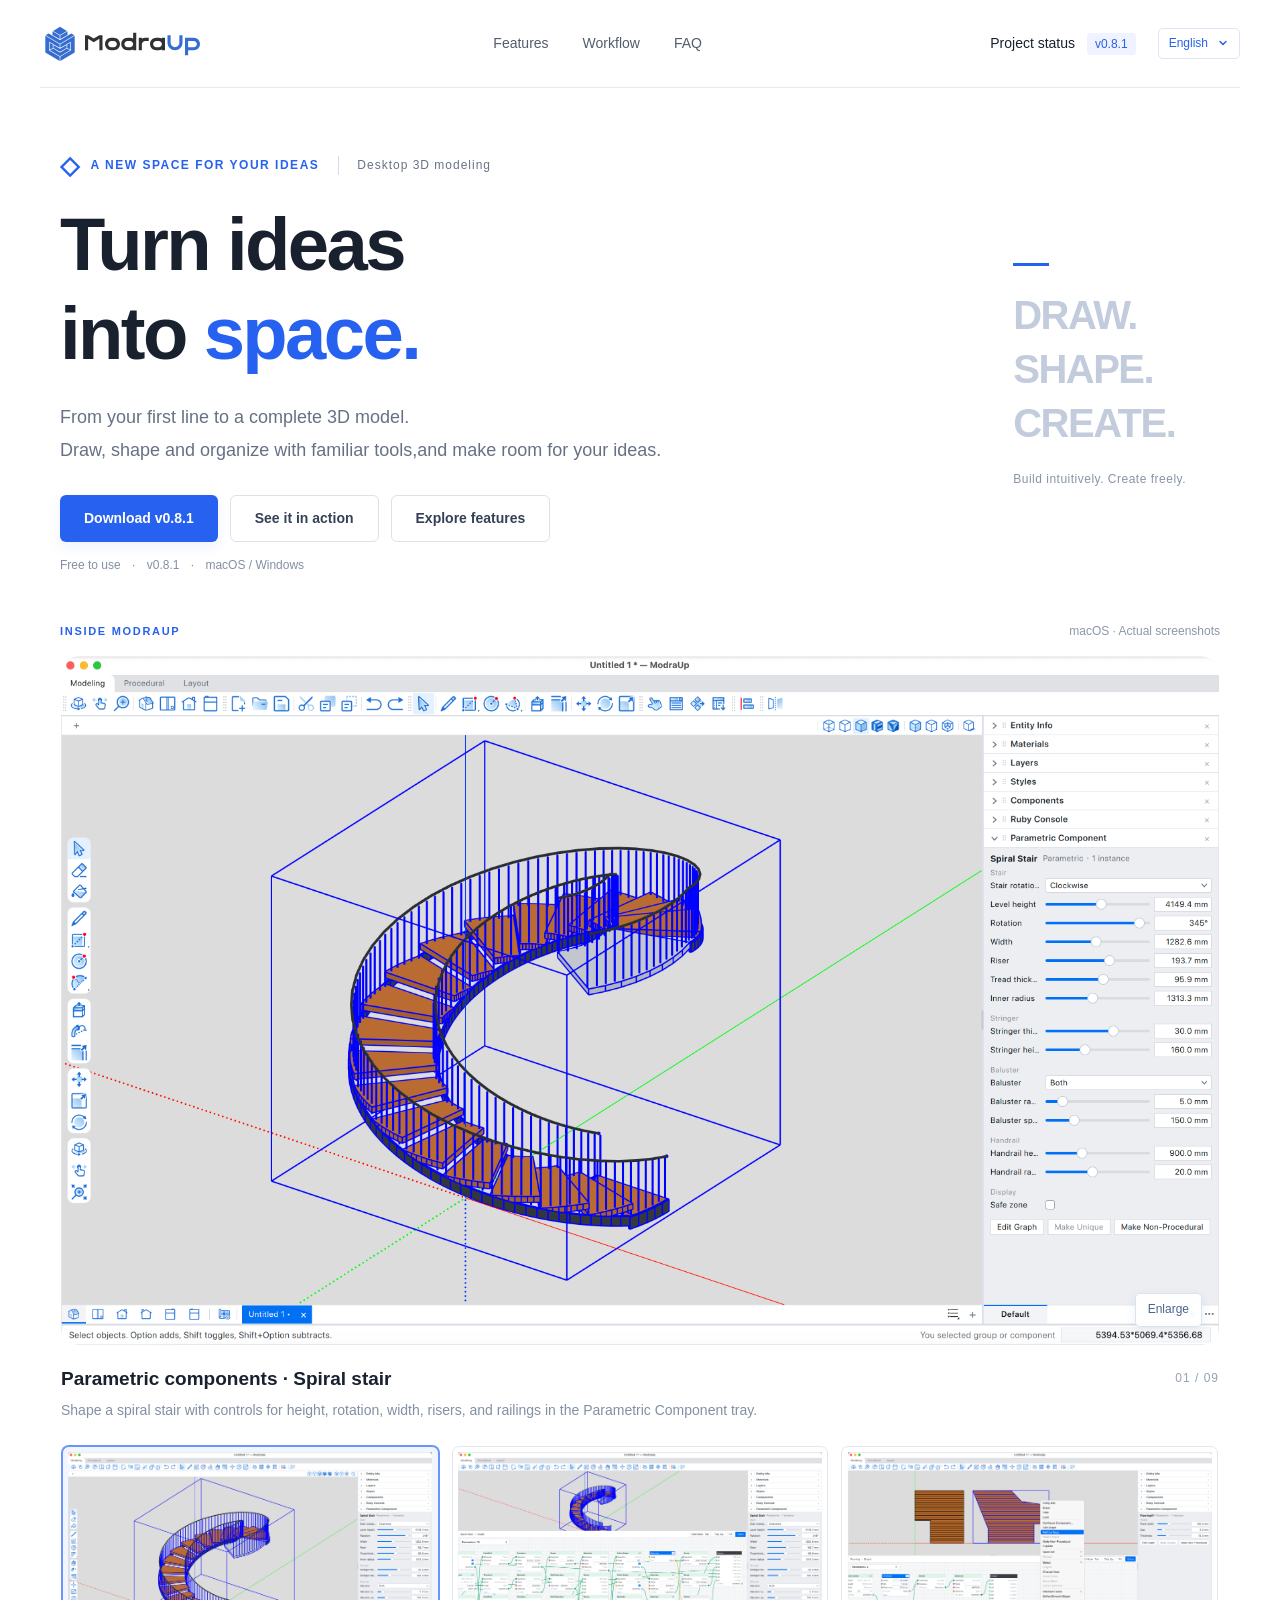
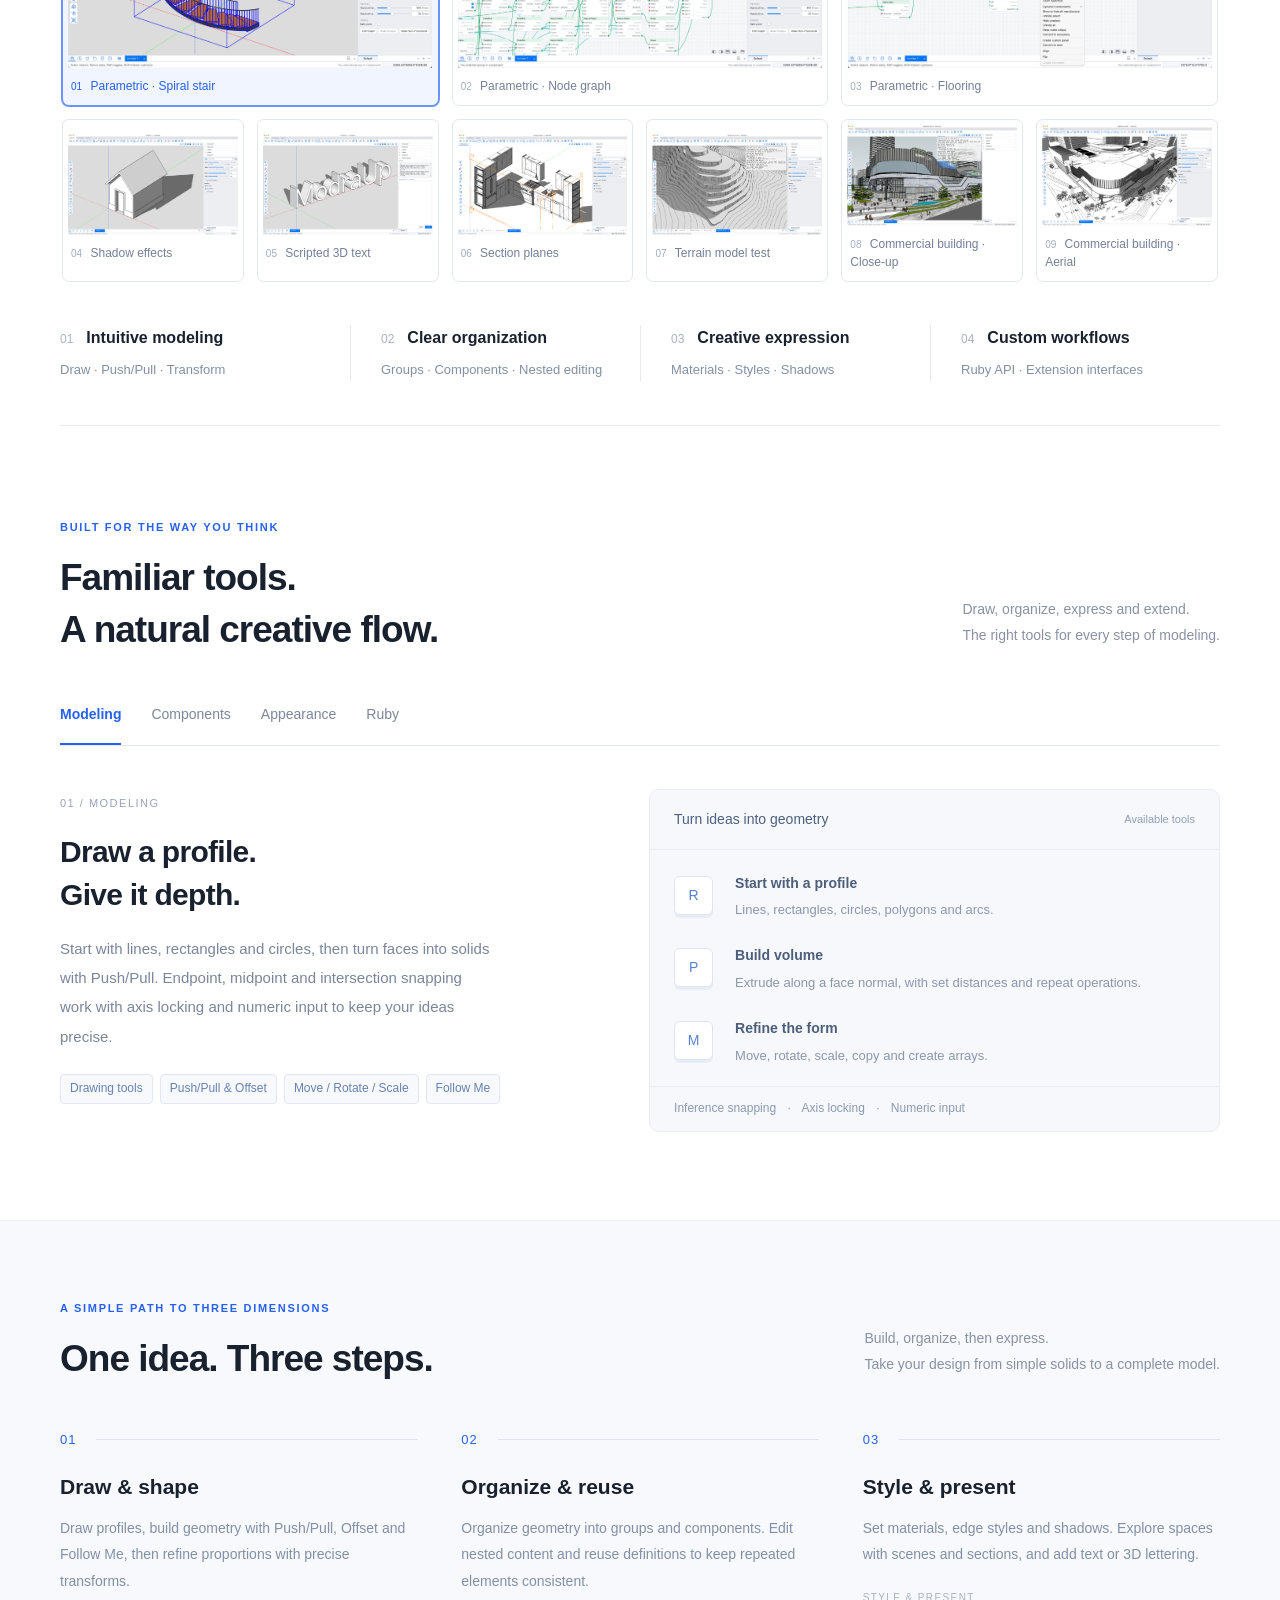
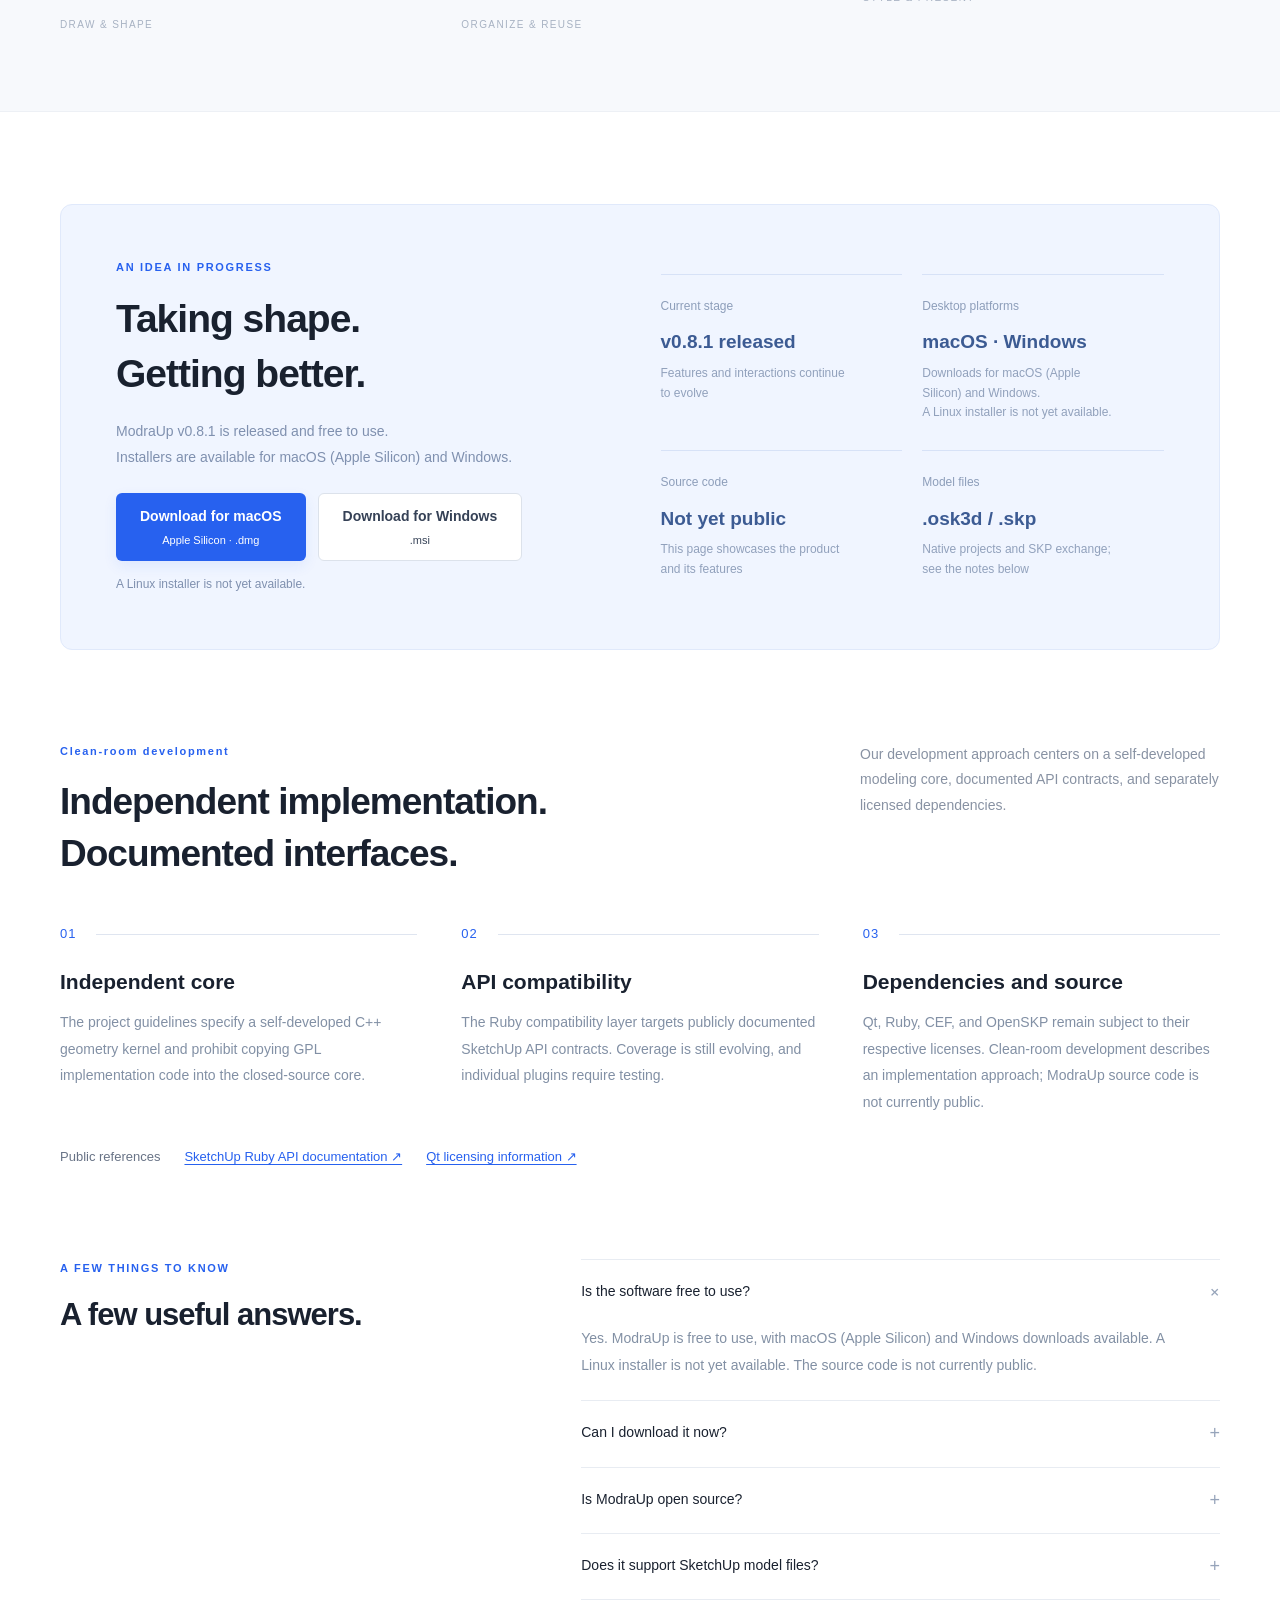
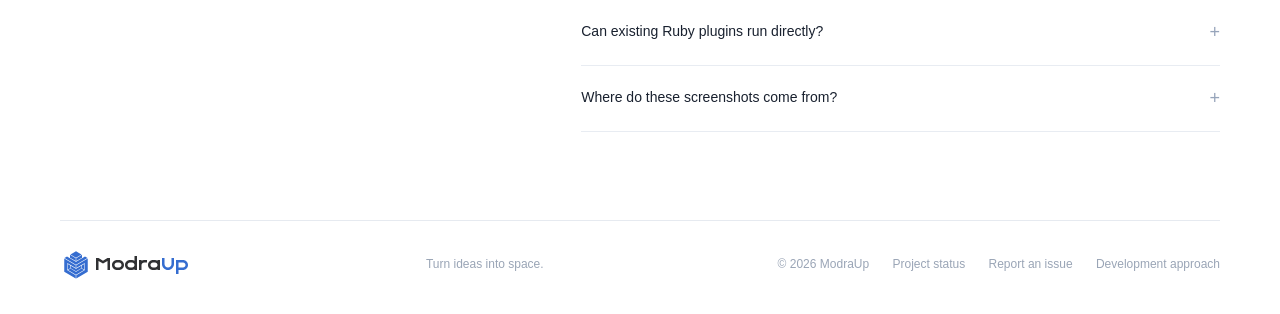
<file: index.html>
<!doctype html>
<html lang="en">
<head>
  <meta charset="utf-8">
  <meta name="viewport" content="width=device-width,initial-scale=1">
  <meta name="description" content="ModraUp v0.8.1 is released: a free desktop 3D modeling tool. Download for macOS (Apple Silicon) and Windows. A Linux installer is not yet available.">
  <meta name="theme-color" content="#2761ef">
  <title>ModraUp — Turn ideas into space.</title>
  <link rel="alternate" hreflang="zh-CN" href="zh-cn.html">
  <link rel="alternate" hreflang="zh-Hant" href="zh-hant.html">
  <link rel="alternate" hreflang="en" href="index.html">
  <link rel="alternate" hreflang="es" href="es.html">
  <link rel="alternate" hreflang="fr" href="fr.html">
  <link rel="alternate" hreflang="ja" href="ja.html">
  <link rel="alternate" hreflang="ko" href="ko.html">
  <link rel="alternate" hreflang="x-default" href="index.html">
  <link rel="icon" type="image/svg+xml" href="assets/favicon.svg">
  <link rel="stylesheet" href="styles.css">
  <script src="locale-en.js" defer></script>
  <script src="demo.js" defer></script>
</head>
<body>
  <header class="header">
    <a href="#" class="brand" aria-label="ModraUp home"><img src="assets/logo.svg" alt="ModraUp" width="132" height="32"></a>
    <nav aria-label="Main navigation"><a href="#features">Features</a><a href="#workflow">Workflow</a><a href="#questions">FAQ</a></nav>
    <div class="header-actions"><a class="header-link" href="#project">Project status <span class="version">v0.8.1</span></a><details class="language-picker"><summary aria-label="Choose language">English<span aria-hidden="true">⌄</span></summary><nav class="language-menu" aria-label="Choose language"><a href="zh-cn.html" lang="zh-CN" hreflang="zh-CN">简体中文</a><a href="zh-hant.html" lang="zh-Hant" hreflang="zh-Hant">繁體中文</a><a href="index.html" lang="en" hreflang="en" aria-current="page">English</a><a href="es.html" lang="es" hreflang="es">Español</a><a href="fr.html" lang="fr" hreflang="fr">Français</a><a href="ja.html" lang="ja" hreflang="ja">日本語</a><a href="ko.html" lang="ko" hreflang="ko">한국어</a></nav></details></div>
  </header>
  <main>
    <section class="hero wrap">
      <div class="eyebrow"><span class="small-cube">◇</span> A NEW SPACE FOR YOUR IDEAS <span class="hero-tag">Desktop 3D modeling</span></div>
      <div class="hero-row"><div><h1>Turn ideas<br>into <span class="blue">space.</span></h1><p class="hero-copy">From your first line to a complete 3D model.<br>Draw, shape and organize with familiar tools,<br class="mobile-break">and make room for your ideas.</p><div class="hero-actions"><a class="button primary" href="#download">Download v0.8.1</a><a class="button secondary" href="#demo">See it in action</a><a class="button secondary" href="#features">Explore features</a></div><p class="hero-note">Free to use <span>·</span> v0.8.1 <span>·</span> macOS / Windows</p></div><div class="hero-aside"><span class="aside-rule"></span><p>DRAW.<br>SHAPE.<br>CREATE.</p><span>Build intuitively. Create freely.</span></div></div>
    </section>

    <section class="demo-section wrap parametric-gallery" id="demo" aria-label="Application screenshots">
      <div class="gallery-heading"><span class="section-kicker">INSIDE MODRAUP</span><span class="real-capture">macOS · Actual screenshots</span></div>
      <figure class="screenshot-panel" id="screenshot-panel" role="tabpanel" aria-labelledby="shot-tab-0">
        <button class="screenshot-open" id="screenshot-open" aria-label="Enlarge: Parametric components · Spiral stair" aria-haspopup="dialog"><span class="capture-frame"><img id="screenshot-main" class="capture-image" src="assets/ParamtricComponets1.png" alt="ModraUp screenshot: a spiral staircase selected beside its parametric component controls" width="3456" height="2054" fetchpriority="high"><span class="paint-recolor" aria-hidden="true" hidden></span></span><span class="screenshot-zoom">Enlarge</span></button>
        <figcaption class="screenshot-caption"><div aria-live="polite"><h2 id="screenshot-title">Parametric components · Spiral stair</h2><p id="screenshot-description">Shape a spiral stair with controls for height, rotation, width, risers, and railings in the Parametric Component tray.</p></div><span id="screenshot-count">01 / 09</span></figcaption>
      </figure>
      <div class="screenshot-tabs" role="tablist" aria-label="Screenshot categories">
        <button class="screenshot-tab" id="shot-tab-0" role="tab" aria-selected="true" aria-controls="screenshot-panel" data-screenshot="0" tabindex="0"><span class="capture-frame"><img src="assets/ParamtricComponets1.png" class="capture-image" alt="" width="3456" height="2054" loading="lazy"></span><span><b>01</b> Parametric · Spiral stair</span></button>
        <button class="screenshot-tab" id="shot-tab-1" role="tab" aria-selected="false" aria-controls="screenshot-panel" data-screenshot="1" tabindex="-1"><span class="capture-frame"><img src="assets/ParamtricComponets2.png" class="capture-image" alt="" width="3456" height="2054" loading="lazy"></span><span><b>02</b> Parametric · Node graph</span></button>
        <button class="screenshot-tab" id="shot-tab-2" role="tab" aria-selected="false" aria-controls="screenshot-panel" data-screenshot="2" tabindex="-1"><span class="capture-frame"><img src="assets/ParamtricComponets3.png" class="capture-image" alt="" width="3456" height="2054" loading="lazy"></span><span><b>03</b> Parametric · Flooring</span></button>
        <button class="screenshot-tab" id="shot-tab-3" role="tab" aria-selected="false" aria-controls="screenshot-panel" data-screenshot="3" tabindex="-1"><span class="capture-frame"><img src="assets/SmallHouse.png" class="capture-image" alt="" width="3456" height="2052" loading="lazy"><span class="paint-recolor" aria-hidden="true"></span></span><span><b>04</b> Shadow effects</span></button>
        <button class="screenshot-tab" id="shot-tab-4" role="tab" aria-selected="false" aria-controls="screenshot-panel" data-screenshot="4" tabindex="-1"><span class="capture-frame"><img src="assets/Add3DText.png" class="capture-image" alt="" width="3456" height="2052" loading="lazy"><span class="paint-recolor" aria-hidden="true"></span></span><span><b>05</b> Scripted 3D text</span></button>
        <button class="screenshot-tab" id="shot-tab-5" role="tab" aria-selected="false" aria-controls="screenshot-panel" data-screenshot="5" tabindex="-1"><span class="capture-frame"><img src="assets/Secion.png" class="capture-image" alt="" width="3456" height="2052" loading="lazy"><span class="paint-recolor" aria-hidden="true"></span></span><span><b>06</b> Section planes</span></button>
        <button class="screenshot-tab" id="shot-tab-6" role="tab" aria-selected="false" aria-controls="screenshot-panel" data-screenshot="6" tabindex="-1"><span class="capture-frame"><img src="assets/BigTerrain.png" class="capture-image" alt="" width="3456" height="2052" loading="lazy"><span class="paint-recolor" aria-hidden="true"></span></span><span><b>07</b> Terrain model test</span></button>
        <button class="screenshot-tab" id="shot-tab-7" role="tab" aria-selected="false" aria-controls="screenshot-panel" data-screenshot="7" tabindex="-1"><span class="capture-frame"><img src="assets/BigModel-1.png" class="capture-image" alt="" width="3456" height="2052" loading="lazy"><span class="paint-recolor" aria-hidden="true"></span></span><span><b>08</b> Commercial building · Close-up</span></button>
        <button class="screenshot-tab" id="shot-tab-8" role="tab" aria-selected="false" aria-controls="screenshot-panel" data-screenshot="8" tabindex="-1"><span class="capture-frame"><img src="assets/BigModel-2.png" class="capture-image" alt="" width="3456" height="2052" loading="lazy"><span class="paint-recolor" aria-hidden="true"></span></span><span><b>09</b> Commercial building · Aerial</span></button>
      </div>
      <dialog class="screenshot-dialog" id="screenshot-dialog" aria-labelledby="lightbox-title">
        <div class="lightbox-header"><h2 id="lightbox-title">Parametric components · Spiral stair</h2><div><a id="screenshot-original" href="assets/ParamtricComponets1.png" target="_blank" rel="noopener">Open original</a><button id="lightbox-close" autofocus>Close</button></div></div>
        <div class="lightbox-stage"><span class="capture-frame"><img id="lightbox-image" class="capture-image" src="assets/ParamtricComponets1.png" alt="ModraUp screenshot: a spiral staircase selected beside its parametric component controls" width="3456" height="2054"><span class="paint-recolor" aria-hidden="true" hidden></span></span></div>
        <div class="lightbox-footer"><button id="screenshot-previous">Previous</button><span id="lightbox-count" aria-live="polite">01 / 09</span><button id="screenshot-next">Next</button></div>
      </dialog>
    </section>

    <section class="capability-strip wrap" aria-label="Core capabilities"><div><span>01</span><strong>Intuitive modeling</strong><p>Draw · Push/Pull · Transform</p></div><div><span>02</span><strong>Clear organization</strong><p>Groups · Components · Nested editing</p></div><div><span>03</span><strong>Creative expression</strong><p>Materials · Styles · Shadows</p></div><div><span>04</span><strong>Custom workflows</strong><p>Ruby API · Extension interfaces</p></div></section>

    <section class="features wrap section" id="features"><div class="section-heading"><div><p class="section-kicker">BUILT FOR THE WAY YOU THINK</p><h2>Familiar tools.<br>A natural creative flow.</h2></div><p>Draw, organize, express and extend.<br>The right tools for every step of modeling.</p></div>
      <div class="feature-tabs" role="tablist" aria-label="Feature categories"><button id="tab-modeling" role="tab" aria-selected="true" aria-controls="feature-panel" data-feature="modeling">Modeling</button><button id="tab-organize" role="tab" aria-selected="false" aria-controls="feature-panel" data-feature="organize" tabindex="-1">Components</button><button id="tab-appearance" role="tab" aria-selected="false" aria-controls="feature-panel" data-feature="appearance" tabindex="-1">Appearance</button><button id="tab-extend" role="tab" aria-selected="false" aria-controls="feature-panel" data-feature="extend" tabindex="-1">Ruby</button></div>
      <div class="feature-panel" id="feature-panel" role="tabpanel" aria-labelledby="tab-modeling" tabindex="0"><div class="feature-copy"><span class="feature-number" id="feature-number">01 / MODELING</span><h3 id="feature-title">Draw a profile.<br>Give it depth.</h3><p id="feature-description">Start with lines, rectangles and circles, then turn faces into solids with Push/Pull. Endpoint, midpoint and intersection snapping work with axis locking and numeric input to keep your ideas precise.</p><div class="feature-tags" id="feature-tags"><span>Drawing tools</span><span>Push/Pull &amp; Offset</span><span>Move / Rotate / Scale</span><span>Follow Me</span></div></div><div class="feature-detail" id="feature-detail"><div class="detail-head"><span>Turn ideas into geometry</span><span class="detail-badge">Available tools</span></div><div class="detail-row"><b>R</b><div><strong>Start with a profile</strong><p>Lines, rectangles, circles, polygons and arcs.</p></div></div><div class="detail-row"><b>P</b><div><strong>Build volume</strong><p>Extrude along a face normal, with set distances and repeat operations.</p></div></div><div class="detail-row"><b>M</b><div><strong>Refine the form</strong><p>Move, rotate, scale, copy and create arrays.</p></div></div><div class="detail-footer">Inference snapping <span>·</span> Axis locking <span>·</span> Numeric input</div></div></div>
    </section>

    <section class="workflow-section" id="workflow"><div class="wrap section"><div class="section-heading"><div><p class="section-kicker">A SIMPLE PATH TO THREE DIMENSIONS</p><h2>One idea. Three steps.</h2></div><p>Build, organize, then express.<br>Take your design from simple solids to a complete model.</p></div><div class="steps"><article><span class="step-no">01 <i></i></span><h3>Draw & shape</h3><p>Draw profiles, build geometry with Push/Pull, Offset and Follow Me, then refine proportions with precise transforms.</p><span class="step-foot">DRAW & SHAPE</span></article><article><span class="step-no">02 <i></i></span><h3>Organize & reuse</h3><p>Organize geometry into groups and components. Edit nested content and reuse definitions to keep repeated elements consistent.</p><span class="step-foot">ORGANIZE & REUSE</span></article><article><span class="step-no">03 <i></i></span><h3>Style & present</h3><p>Set materials, edge styles and shadows. Explore spaces with scenes and sections, and add text or 3D lettering.</p><span class="step-foot">STYLE & PRESENT</span></article></div></div></section>

    <section class="project-section wrap section" id="project"><div class="project-card"><div><p class="section-kicker">AN IDEA IN PROGRESS</p><h2>Taking shape.<br>Getting better.</h2><p>ModraUp v0.8.1 is released and free to use.<br>Installers are available for macOS (Apple Silicon) and Windows.</p><div class="download-actions" id="download"><a class="button primary" href="https://github.com/modraup/ModraUp/releases/download/v0.8.1/ModraUp-0.8.1-macOS-arm64-adhoc.dmg">Download for macOS <small>Apple Silicon · .dmg</small></a><a class="button secondary" href="https://github.com/modraup/ModraUp/releases/download/v0.8.1/ModraUp-0.8.1-Windows.msi">Download for Windows <small>.msi</small></a></div><p class="download-note">A Linux installer is not yet available.</p></div><div class="project-facts"><div><span>Current stage</span><strong>v0.8.1 released</strong><p>Features and interactions continue to evolve</p></div><div><span>Desktop platforms</span><strong>macOS · Windows</strong><p>Downloads for macOS (Apple Silicon) and Windows.<br>A Linux installer is not yet available.</p></div><div><span>Source code</span><strong>Not yet public</strong><p>This page showcases the product and its features</p></div><div><span>Model files</span><strong>.osk3d / .skp</strong><p>Native projects and SKP exchange; see the notes below</p></div></div></div></section>

    <section class="development-section wrap section" id="development" aria-labelledby="development-title">
      <div class="section-heading"><div><p class="section-kicker">Clean-room development</p><h2 id="development-title">Independent implementation.<br>Documented interfaces.</h2></div><p>Our development approach centers on a self-developed modeling core, documented API contracts, and separately licensed dependencies.</p></div>
      <div class="steps"><article><span class="step-no">01 <i></i></span><h3>Independent core</h3><p>The project guidelines specify a self-developed C++ geometry kernel and prohibit copying GPL implementation code into the closed-source core.</p></article><article><span class="step-no">02 <i></i></span><h3>API compatibility</h3><p>The Ruby compatibility layer targets publicly documented SketchUp API contracts. Coverage is still evolving, and individual plugins require testing.</p></article><article><span class="step-no">03 <i></i></span><h3>Dependencies and source</h3><p>Qt, Ruby, CEF, and OpenSKP remain subject to their respective licenses. Clean-room development describes an implementation approach; ModraUp source code is not currently public.</p></article></div>
      <nav class="development-resources" aria-label="Public references"><span>Public references</span><a href="https://ruby.sketchup.com/" target="_blank" rel="noopener noreferrer">SketchUp Ruby API documentation ↗</a><a href="https://doc.qt.io/qt-6/licensing.html" target="_blank" rel="noopener noreferrer">Qt licensing information ↗</a></nav>
    </section>

    <section class="faq wrap section" id="questions"><div class="faq-title"><p class="section-kicker">A FEW THINGS TO KNOW</p><h2>A few useful answers.</h2></div><div class="faq-list"><details open><summary>Is the software free to use?<span>+</span></summary><p>Yes. ModraUp is free to use, with macOS (Apple Silicon) and Windows downloads available. A Linux installer is not yet available. The source code is not currently public.</p></details><details><summary>Can I download it now?<span>+</span></summary><p>Yes. v0.8.1 is released. Download the macOS (Apple Silicon, .dmg) or Windows (.msi) installer. A Linux installer is not yet available. <a href="#download">Go to downloads</a></p></details><details><summary>Is ModraUp open source?<span>+</span></summary><p>The source code is not currently public. Any plans to open the source will be announced separately.</p></details><details><summary>Does it support SketchUp model files?<span>+</span></summary><p>OpenSKP enables .skp import and export; the native project format is .osk3d. SKP exchange does not cover every feature: models containing section entities must be saved as .osk3d, and model and scene shadow settings do not fully round-trip through SKP.</p></details><details><summary>Can existing Ruby plugins run directly?<span>+</span></summary><p>The project is implementing a Ruby API with names matching SketchUp, including extension loading, a Ruby console, toolbars and HTML extension interfaces. API coverage and behavior are incomplete, so plugins need individual testing. Full compatibility is not guaranteed.</p></details><details><summary>Where do these screenshots come from?<span>+</span></summary><p>These nine screenshots were captured from ModraUp on macOS. They show a parametric spiral stair, its node graph, parametric flooring, house shadows, scripted 3D text, section planes, a large terrain model, and two views of a large outdoor commercial building model. The model tests reflect specific scenes and do not represent performance for every model.</p></details></div></section>
  </main>
  <footer class="footer wrap"><a href="#" class="brand"><img src="assets/logo.svg" alt="ModraUp" width="132" height="32"></a><span>Turn ideas into space.</span><span>© <span id="year">2026</span> ModraUp <a href="#project">Project status</a> <a href="https://github.com/modraup/ModraUp/issues" target="_blank" rel="noopener noreferrer">Report an issue</a> <a href="#development">Development approach</a></span></footer>
</body>
</html>
</file>
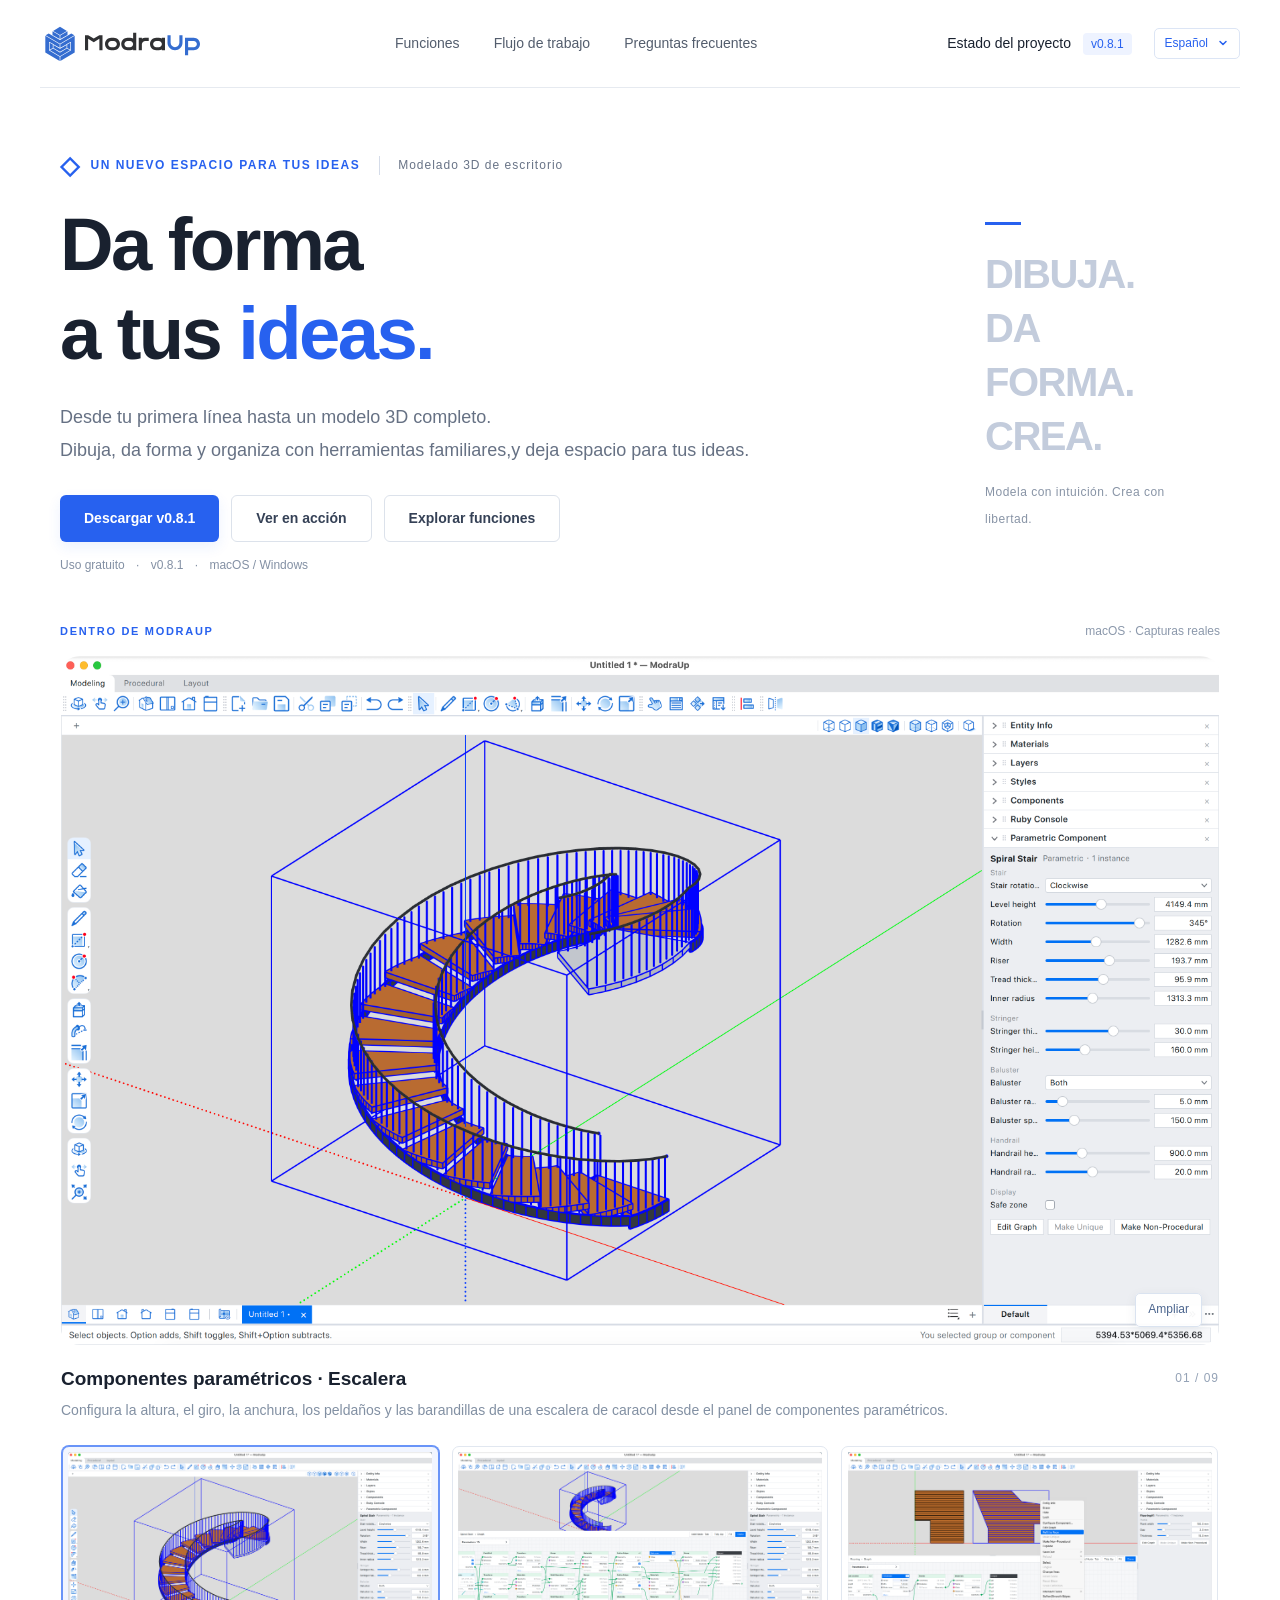
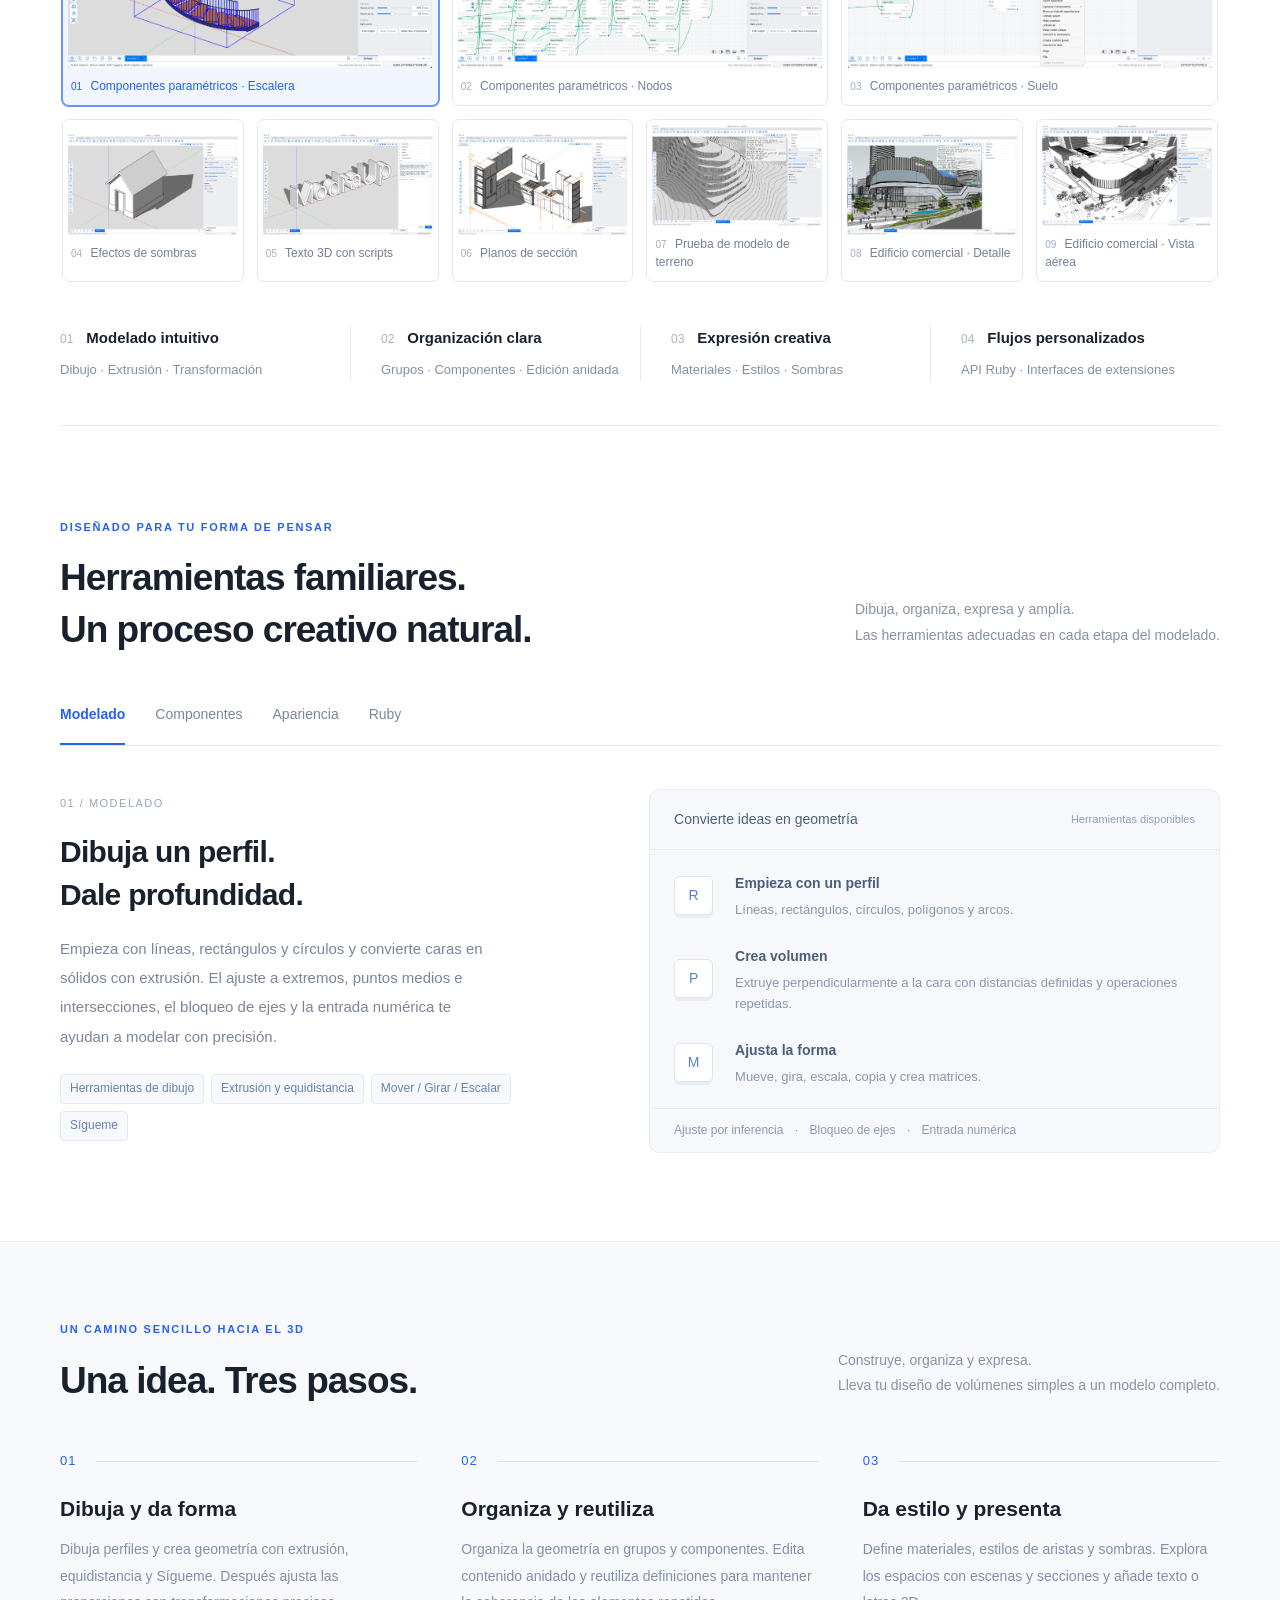
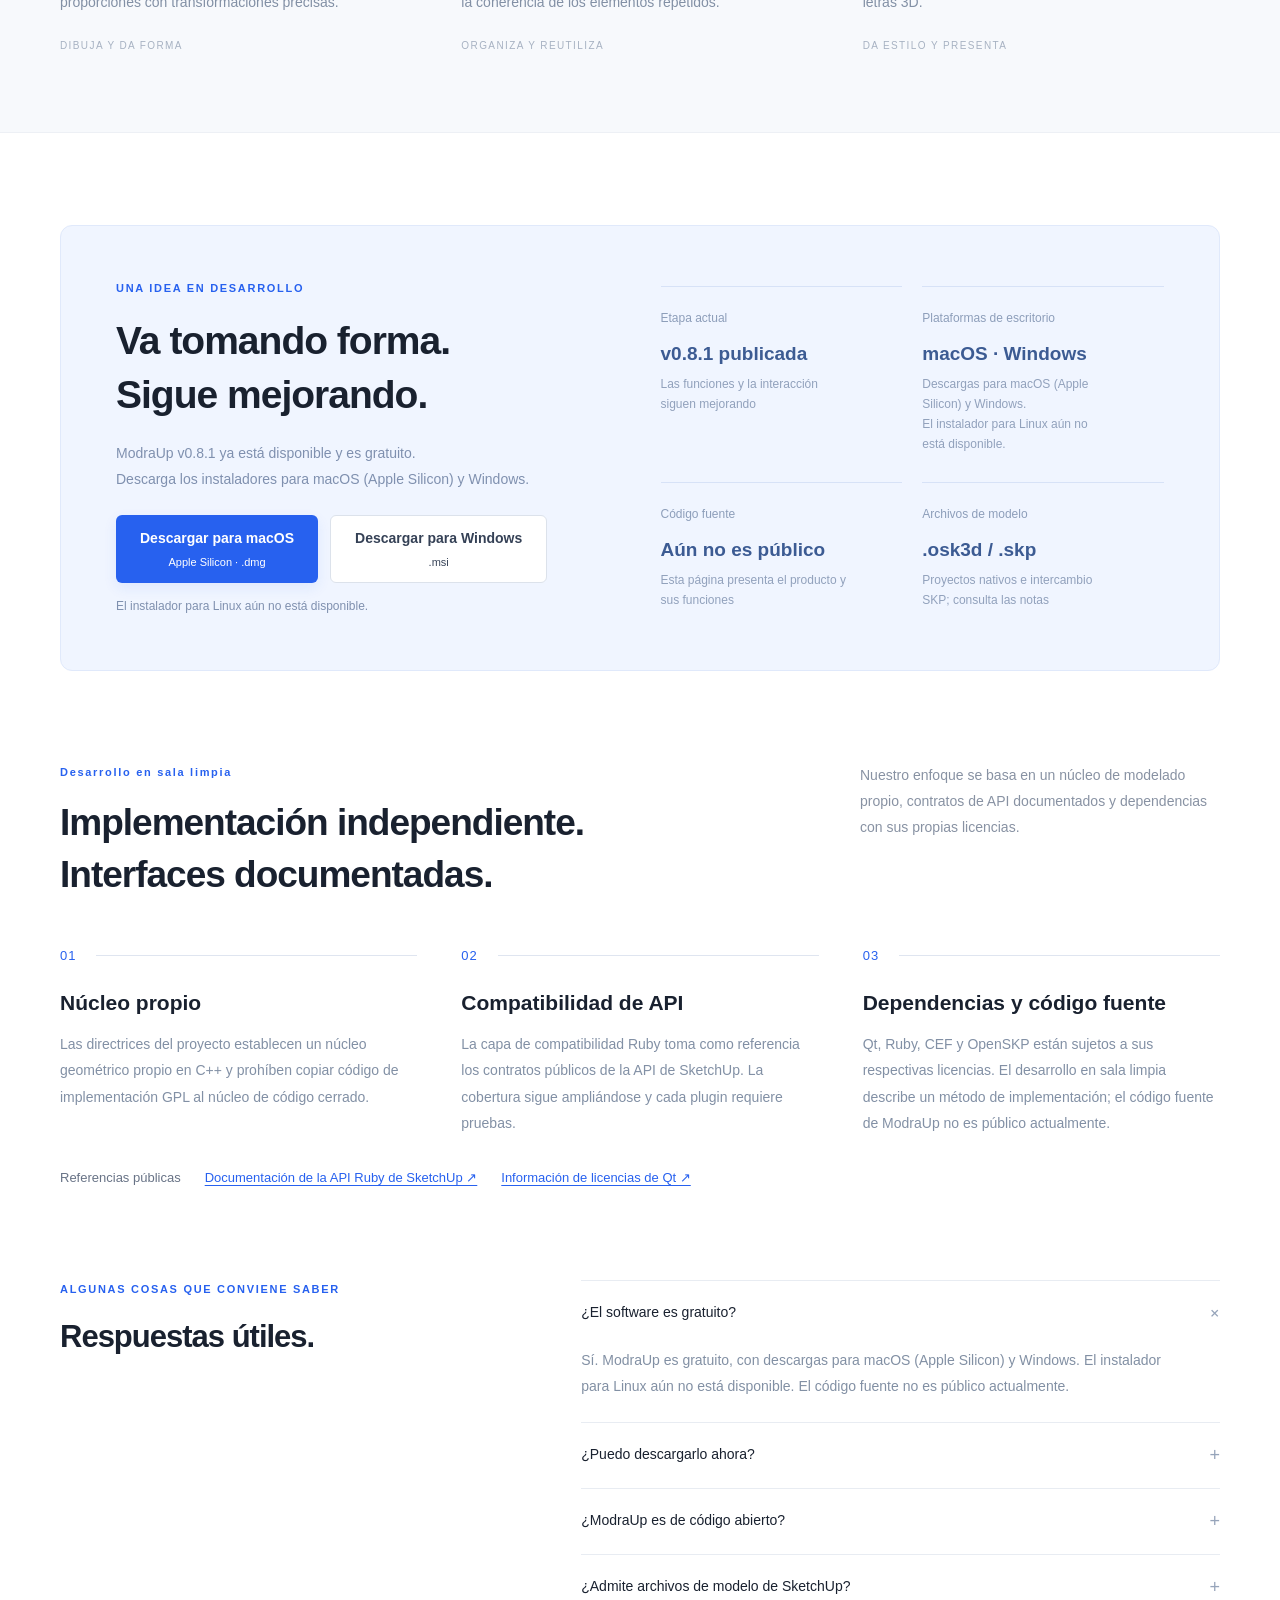
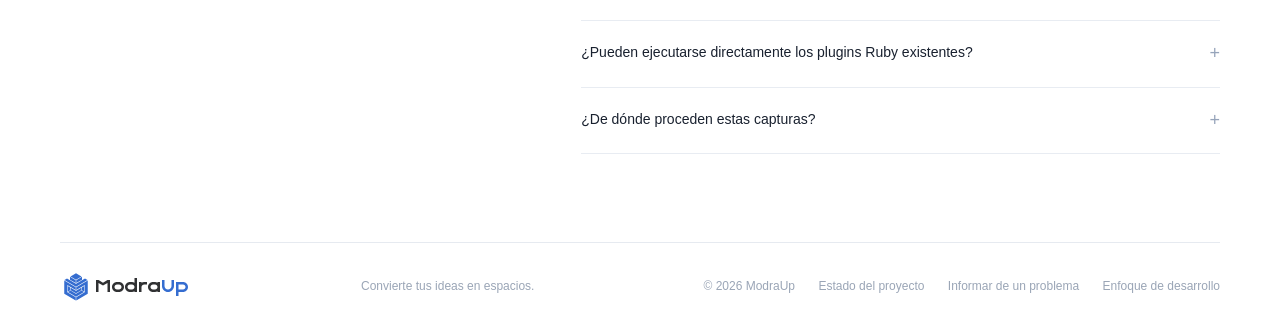
<file: es.html>
<!doctype html>
<html lang="es">
<head>
  <meta charset="utf-8">
  <meta name="viewport" content="width=device-width,initial-scale=1">
  <meta name="description" content="ModraUp v0.8.1 ya está disponible: una herramienta gratuita de modelado 3D. Descarga para macOS (Apple Silicon) y Windows. Linux aún no está disponible.">
  <meta name="theme-color" content="#2761ef">
  <title>ModraUp — Convierte tus ideas en espacios.</title>
  <link rel="alternate" hreflang="zh-CN" href="zh-cn.html">
  <link rel="alternate" hreflang="zh-Hant" href="zh-hant.html">
  <link rel="alternate" hreflang="en" href="index.html">
  <link rel="alternate" hreflang="es" href="es.html">
  <link rel="alternate" hreflang="fr" href="fr.html">
  <link rel="alternate" hreflang="ja" href="ja.html">
  <link rel="alternate" hreflang="ko" href="ko.html">
  <link rel="alternate" hreflang="x-default" href="index.html">
  <link rel="icon" type="image/svg+xml" href="assets/favicon.svg">
  <link rel="stylesheet" href="styles.css">
  <script src="locale-extra.js" defer></script>
  <script src="demo.js" defer></script>
</head>
<body>
  <header class="header">
    <a href="#" class="brand" aria-label="Inicio de ModraUp"><img src="assets/logo.svg" alt="ModraUp" width="132" height="32"></a>
    <nav aria-label="Navegación principal"><a href="#features">Funciones</a><a href="#workflow">Flujo de trabajo</a><a href="#questions">Preguntas frecuentes</a></nav>
    <div class="header-actions"><a class="header-link" href="#project">Estado del proyecto <span class="version">v0.8.1</span></a><details class="language-picker"><summary aria-label="Elegir idioma">Español<span aria-hidden="true">⌄</span></summary><nav class="language-menu" aria-label="Elegir idioma"><a href="zh-cn.html" lang="zh-CN" hreflang="zh-CN">简体中文</a><a href="zh-hant.html" lang="zh-Hant" hreflang="zh-Hant">繁體中文</a><a href="index.html" lang="en" hreflang="en">English</a><a href="es.html" lang="es" hreflang="es" aria-current="page">Español</a><a href="fr.html" lang="fr" hreflang="fr">Français</a><a href="ja.html" lang="ja" hreflang="ja">日本語</a><a href="ko.html" lang="ko" hreflang="ko">한국어</a></nav></details></div>
  </header>
  <main>
    <section class="hero wrap">
      <div class="eyebrow"><span class="small-cube">◇</span> UN NUEVO ESPACIO PARA TUS IDEAS <span class="hero-tag">Modelado 3D de escritorio</span></div>
      <div class="hero-row"><div><h1>Da forma<br>a tus <span class="blue">ideas.</span></h1><p class="hero-copy">Desde tu primera línea hasta un modelo 3D completo.<br>Dibuja, da forma y organiza con herramientas familiares,<br class="mobile-break">y deja espacio para tus ideas.</p><div class="hero-actions"><a class="button primary" href="#download">Descargar v0.8.1</a><a class="button secondary" href="#demo">Ver en acción</a><a class="button secondary" href="#features">Explorar funciones</a></div><p class="hero-note">Uso gratuito <span>·</span> v0.8.1 <span>·</span> macOS / Windows</p></div><div class="hero-aside"><span class="aside-rule"></span><p>DIBUJA.<br>DA FORMA.<br>CREA.</p><span>Modela con intuición. Crea con libertad.</span></div></div>
    </section>

    <section class="demo-section wrap parametric-gallery" id="demo" aria-label="Capturas de la aplicación">
      <div class="gallery-heading"><span class="section-kicker">DENTRO DE MODRAUP</span><span class="real-capture">macOS · Capturas reales</span></div>
      <figure class="screenshot-panel" id="screenshot-panel" role="tabpanel" aria-labelledby="shot-tab-0">
        <button class="screenshot-open" id="screenshot-open" aria-label="Ampliar: Componentes paramétricos · Escalera" aria-haspopup="dialog"><span class="capture-frame"><img id="screenshot-main" class="capture-image" src="assets/ParamtricComponets1.png" alt="Captura de ModraUp: una escalera de caracol y sus controles paramétricos" width="3456" height="2054" fetchpriority="high"><span class="paint-recolor" aria-hidden="true" hidden></span></span><span class="screenshot-zoom">Ampliar</span></button>
        <figcaption class="screenshot-caption"><div aria-live="polite"><h2 id="screenshot-title">Componentes paramétricos · Escalera</h2><p id="screenshot-description">Configura la altura, el giro, la anchura, los peldaños y las barandillas de una escalera de caracol desde el panel de componentes paramétricos.</p></div><span id="screenshot-count">01 / 09</span></figcaption>
      </figure>
      <div class="screenshot-tabs" role="tablist" aria-label="Categorías de capturas">
        <button class="screenshot-tab" id="shot-tab-0" role="tab" aria-selected="true" aria-controls="screenshot-panel" data-screenshot="0" tabindex="0"><span class="capture-frame"><img src="assets/ParamtricComponets1.png" class="capture-image" alt="" width="3456" height="2054" loading="lazy"></span><span><b>01</b> Componentes paramétricos · Escalera</span></button>
        <button class="screenshot-tab" id="shot-tab-1" role="tab" aria-selected="false" aria-controls="screenshot-panel" data-screenshot="1" tabindex="-1"><span class="capture-frame"><img src="assets/ParamtricComponets2.png" class="capture-image" alt="" width="3456" height="2054" loading="lazy"></span><span><b>02</b> Componentes paramétricos · Nodos</span></button>
        <button class="screenshot-tab" id="shot-tab-2" role="tab" aria-selected="false" aria-controls="screenshot-panel" data-screenshot="2" tabindex="-1"><span class="capture-frame"><img src="assets/ParamtricComponets3.png" class="capture-image" alt="" width="3456" height="2054" loading="lazy"></span><span><b>03</b> Componentes paramétricos · Suelo</span></button>
        <button class="screenshot-tab" id="shot-tab-3" role="tab" aria-selected="false" aria-controls="screenshot-panel" data-screenshot="3" tabindex="-1"><span class="capture-frame"><img src="assets/SmallHouse.png" class="capture-image" alt="" width="3456" height="2052" loading="lazy"><span class="paint-recolor" aria-hidden="true"></span></span><span><b>04</b> Efectos de sombras</span></button>
        <button class="screenshot-tab" id="shot-tab-4" role="tab" aria-selected="false" aria-controls="screenshot-panel" data-screenshot="4" tabindex="-1"><span class="capture-frame"><img src="assets/Add3DText.png" class="capture-image" alt="" width="3456" height="2052" loading="lazy"><span class="paint-recolor" aria-hidden="true"></span></span><span><b>05</b> Texto 3D con scripts</span></button>
        <button class="screenshot-tab" id="shot-tab-5" role="tab" aria-selected="false" aria-controls="screenshot-panel" data-screenshot="5" tabindex="-1"><span class="capture-frame"><img src="assets/Secion.png" class="capture-image" alt="" width="3456" height="2052" loading="lazy"><span class="paint-recolor" aria-hidden="true"></span></span><span><b>06</b> Planos de sección</span></button>
        <button class="screenshot-tab" id="shot-tab-6" role="tab" aria-selected="false" aria-controls="screenshot-panel" data-screenshot="6" tabindex="-1"><span class="capture-frame"><img src="assets/BigTerrain.png" class="capture-image" alt="" width="3456" height="2052" loading="lazy"><span class="paint-recolor" aria-hidden="true"></span></span><span><b>07</b> Prueba de modelo de terreno</span></button>
        <button class="screenshot-tab" id="shot-tab-7" role="tab" aria-selected="false" aria-controls="screenshot-panel" data-screenshot="7" tabindex="-1"><span class="capture-frame"><img src="assets/BigModel-1.png" class="capture-image" alt="" width="3456" height="2052" loading="lazy"><span class="paint-recolor" aria-hidden="true"></span></span><span><b>08</b> Edificio comercial · Detalle</span></button>
        <button class="screenshot-tab" id="shot-tab-8" role="tab" aria-selected="false" aria-controls="screenshot-panel" data-screenshot="8" tabindex="-1"><span class="capture-frame"><img src="assets/BigModel-2.png" class="capture-image" alt="" width="3456" height="2052" loading="lazy"><span class="paint-recolor" aria-hidden="true"></span></span><span><b>09</b> Edificio comercial · Vista aérea</span></button>
      </div>
      <dialog class="screenshot-dialog" id="screenshot-dialog" aria-labelledby="lightbox-title">
        <div class="lightbox-header"><h2 id="lightbox-title">Componentes paramétricos · Escalera</h2><div><a id="screenshot-original" href="assets/ParamtricComponets1.png" target="_blank" rel="noopener">Abrir original</a><button id="lightbox-close" autofocus>Cerrar</button></div></div>
        <div class="lightbox-stage"><span class="capture-frame"><img id="lightbox-image" class="capture-image" src="assets/ParamtricComponets1.png" alt="Captura de ModraUp: una escalera de caracol y sus controles paramétricos" width="3456" height="2054"><span class="paint-recolor" aria-hidden="true" hidden></span></span></div>
        <div class="lightbox-footer"><button id="screenshot-previous">Anterior</button><span id="lightbox-count" aria-live="polite">01 / 09</span><button id="screenshot-next">Siguiente</button></div>
      </dialog>
    </section>

    <section class="capability-strip wrap" aria-label="Funciones principales"><div><span>01</span><strong>Modelado intuitivo</strong><p>Dibujo · Extrusión · Transformación</p></div><div><span>02</span><strong>Organización clara</strong><p>Grupos · Componentes · Edición anidada</p></div><div><span>03</span><strong>Expresión creativa</strong><p>Materiales · Estilos · Sombras</p></div><div><span>04</span><strong>Flujos personalizados</strong><p>API Ruby · Interfaces de extensiones</p></div></section>

    <section class="features wrap section" id="features"><div class="section-heading"><div><p class="section-kicker">DISEÑADO PARA TU FORMA DE PENSAR</p><h2>Herramientas familiares.<br>Un proceso creativo natural.</h2></div><p>Dibuja, organiza, expresa y amplía.<br>Las herramientas adecuadas en cada etapa del modelado.</p></div>
      <div class="feature-tabs" role="tablist" aria-label="Categorías de funciones"><button id="tab-modeling" role="tab" aria-selected="true" aria-controls="feature-panel" data-feature="modeling">Modelado</button><button id="tab-organize" role="tab" aria-selected="false" aria-controls="feature-panel" data-feature="organize" tabindex="-1">Componentes</button><button id="tab-appearance" role="tab" aria-selected="false" aria-controls="feature-panel" data-feature="appearance" tabindex="-1">Apariencia</button><button id="tab-extend" role="tab" aria-selected="false" aria-controls="feature-panel" data-feature="extend" tabindex="-1">Ruby</button></div>
      <div class="feature-panel" id="feature-panel" role="tabpanel" aria-labelledby="tab-modeling" tabindex="0"><div class="feature-copy"><span class="feature-number" id="feature-number">01 / MODELADO</span><h3 id="feature-title">Dibuja un perfil.<br>Dale profundidad.</h3><p id="feature-description">Empieza con líneas, rectángulos y círculos y convierte caras en sólidos con extrusión. El ajuste a extremos, puntos medios e intersecciones, el bloqueo de ejes y la entrada numérica te ayudan a modelar con precisión.</p><div class="feature-tags" id="feature-tags"><span>Herramientas de dibujo</span><span>Extrusión y equidistancia</span><span>Mover / Girar / Escalar</span><span>Sígueme</span></div></div><div class="feature-detail" id="feature-detail"><div class="detail-head"><span>Convierte ideas en geometría</span><span class="detail-badge">Herramientas disponibles</span></div><div class="detail-row"><b>R</b><div><strong>Empieza con un perfil</strong><p>Líneas, rectángulos, círculos, polígonos y arcos.</p></div></div><div class="detail-row"><b>P</b><div><strong>Crea volumen</strong><p>Extruye perpendicularmente a la cara con distancias definidas y operaciones repetidas.</p></div></div><div class="detail-row"><b>M</b><div><strong>Ajusta la forma</strong><p>Mueve, gira, escala, copia y crea matrices.</p></div></div><div class="detail-footer">Ajuste por inferencia <span>·</span> Bloqueo de ejes <span>·</span> Entrada numérica</div></div></div>
    </section>

    <section class="workflow-section" id="workflow"><div class="wrap section"><div class="section-heading"><div><p class="section-kicker">UN CAMINO SENCILLO HACIA EL 3D</p><h2>Una idea. Tres pasos.</h2></div><p>Construye, organiza y expresa.<br>Lleva tu diseño de volúmenes simples a un modelo completo.</p></div><div class="steps"><article><span class="step-no">01 <i></i></span><h3>Dibuja y da forma</h3><p>Dibuja perfiles y crea geometría con extrusión, equidistancia y Sígueme. Después ajusta las proporciones con transformaciones precisas.</p><span class="step-foot">DIBUJA Y DA FORMA</span></article><article><span class="step-no">02 <i></i></span><h3>Organiza y reutiliza</h3><p>Organiza la geometría en grupos y componentes. Edita contenido anidado y reutiliza definiciones para mantener la coherencia de los elementos repetidos.</p><span class="step-foot">ORGANIZA Y REUTILIZA</span></article><article><span class="step-no">03 <i></i></span><h3>Da estilo y presenta</h3><p>Define materiales, estilos de aristas y sombras. Explora los espacios con escenas y secciones y añade texto o letras 3D.</p><span class="step-foot">DA ESTILO Y PRESENTA</span></article></div></div></section>

    <section class="project-section wrap section" id="project"><div class="project-card"><div><p class="section-kicker">UNA IDEA EN DESARROLLO</p><h2>Va tomando forma.<br>Sigue mejorando.</h2><p>ModraUp v0.8.1 ya está disponible y es gratuito.<br>Descarga los instaladores para macOS (Apple Silicon) y Windows.</p><div class="download-actions" id="download"><a class="button primary" href="https://github.com/modraup/ModraUp/releases/download/v0.8.1/ModraUp-0.8.1-macOS-arm64-adhoc.dmg">Descargar para macOS <small>Apple Silicon · .dmg</small></a><a class="button secondary" href="https://github.com/modraup/ModraUp/releases/download/v0.8.1/ModraUp-0.8.1-Windows.msi">Descargar para Windows <small>.msi</small></a></div><p class="download-note">El instalador para Linux aún no está disponible.</p></div><div class="project-facts"><div><span>Etapa actual</span><strong>v0.8.1 publicada</strong><p>Las funciones y la interacción siguen mejorando</p></div><div><span>Plataformas de escritorio</span><strong>macOS · Windows</strong><p>Descargas para macOS (Apple Silicon) y Windows.<br>El instalador para Linux aún no está disponible.</p></div><div><span>Código fuente</span><strong>Aún no es público</strong><p>Esta página presenta el producto y sus funciones</p></div><div><span>Archivos de modelo</span><strong>.osk3d / .skp</strong><p>Proyectos nativos e intercambio SKP; consulta las notas</p></div></div></div></section>

    <section class="development-section wrap section" id="development" aria-labelledby="development-title">
      <div class="section-heading"><div><p class="section-kicker">Desarrollo en sala limpia</p><h2 id="development-title">Implementación independiente.<br>Interfaces documentadas.</h2></div><p>Nuestro enfoque se basa en un núcleo de modelado propio, contratos de API documentados y dependencias con sus propias licencias.</p></div>
      <div class="steps"><article><span class="step-no">01 <i></i></span><h3>Núcleo propio</h3><p>Las directrices del proyecto establecen un núcleo geométrico propio en C++ y prohíben copiar código de implementación GPL al núcleo de código cerrado.</p></article><article><span class="step-no">02 <i></i></span><h3>Compatibilidad de API</h3><p>La capa de compatibilidad Ruby toma como referencia los contratos públicos de la API de SketchUp. La cobertura sigue ampliándose y cada plugin requiere pruebas.</p></article><article><span class="step-no">03 <i></i></span><h3>Dependencias y código fuente</h3><p>Qt, Ruby, CEF y OpenSKP están sujetos a sus respectivas licencias. El desarrollo en sala limpia describe un método de implementación; el código fuente de ModraUp no es público actualmente.</p></article></div>
      <nav class="development-resources" aria-label="Referencias públicas"><span>Referencias públicas</span><a href="https://ruby.sketchup.com/" target="_blank" rel="noopener noreferrer">Documentación de la API Ruby de SketchUp ↗</a><a href="https://doc.qt.io/qt-6/licensing.html" target="_blank" rel="noopener noreferrer">Información de licencias de Qt ↗</a></nav>
    </section>

    <section class="faq wrap section" id="questions"><div class="faq-title"><p class="section-kicker">ALGUNAS COSAS QUE CONVIENE SABER</p><h2>Respuestas útiles.</h2></div><div class="faq-list"><details open><summary>¿El software es gratuito?<span>+</span></summary><p>Sí. ModraUp es gratuito, con descargas para macOS (Apple Silicon) y Windows. El instalador para Linux aún no está disponible. El código fuente no es público actualmente.</p></details><details><summary>¿Puedo descargarlo ahora?<span>+</span></summary><p>Sí. La versión v0.8.1 ya está disponible. Descarga el instalador para macOS (Apple Silicon, .dmg) o Windows (.msi). El instalador para Linux aún no está disponible. <a href="#download">Ir a las descargas</a></p></details><details><summary>¿ModraUp es de código abierto?<span>+</span></summary><p>El código fuente no es público actualmente. Cualquier plan para publicarlo se anunciará por separado.</p></details><details><summary>¿Admite archivos de modelo de SketchUp?<span>+</span></summary><p>OpenSKP permite importar y exportar .skp; el formato nativo del proyecto es .osk3d. El intercambio SKP no cubre todas las funciones: los modelos con entidades de sección deben guardarse como .osk3d, y los ajustes de sombras del modelo y las escenas no se conservan por completo al intercambiar SKP.</p></details><details><summary>¿Pueden ejecutarse directamente los plugins Ruby existentes?<span>+</span></summary><p>El proyecto está implementando una API Ruby con nombres equivalentes a los de SketchUp, que incluye carga de extensiones, consola Ruby, barras de herramientas e interfaces HTML. La cobertura y el comportamiento de la API aún son incompletos, por lo que cada plugin requiere pruebas individuales. No se garantiza la compatibilidad total.</p></details><details><summary>¿De dónde proceden estas capturas?<span>+</span></summary><p>Estas nueve capturas se tomaron en ModraUp sobre macOS. Muestran las sombras de una casa, texto 3D creado con scripts, planos de sección, un gran modelo de terreno y dos vistas exteriores de un gran edificio comercial. Las pruebas corresponden a escenas concretas y no representan el rendimiento de todos los modelos. Las nuevas imágenes muestran una escalera de caracol paramétrica, su grafo de nodos y un suelo ajustado a una cara.</p></details></div></section>
  </main>
  <footer class="footer wrap"><a href="#" class="brand"><img src="assets/logo.svg" alt="ModraUp" width="132" height="32"></a><span>Convierte tus ideas en espacios.</span><span>© <span id="year">2026</span> ModraUp <a href="#project">Estado del proyecto</a> <a href="https://github.com/modraup/ModraUp/issues" target="_blank" rel="noopener noreferrer">Informar de un problema</a> <a href="#development">Enfoque de desarrollo</a></span></footer>
</body>
</html>
</file>
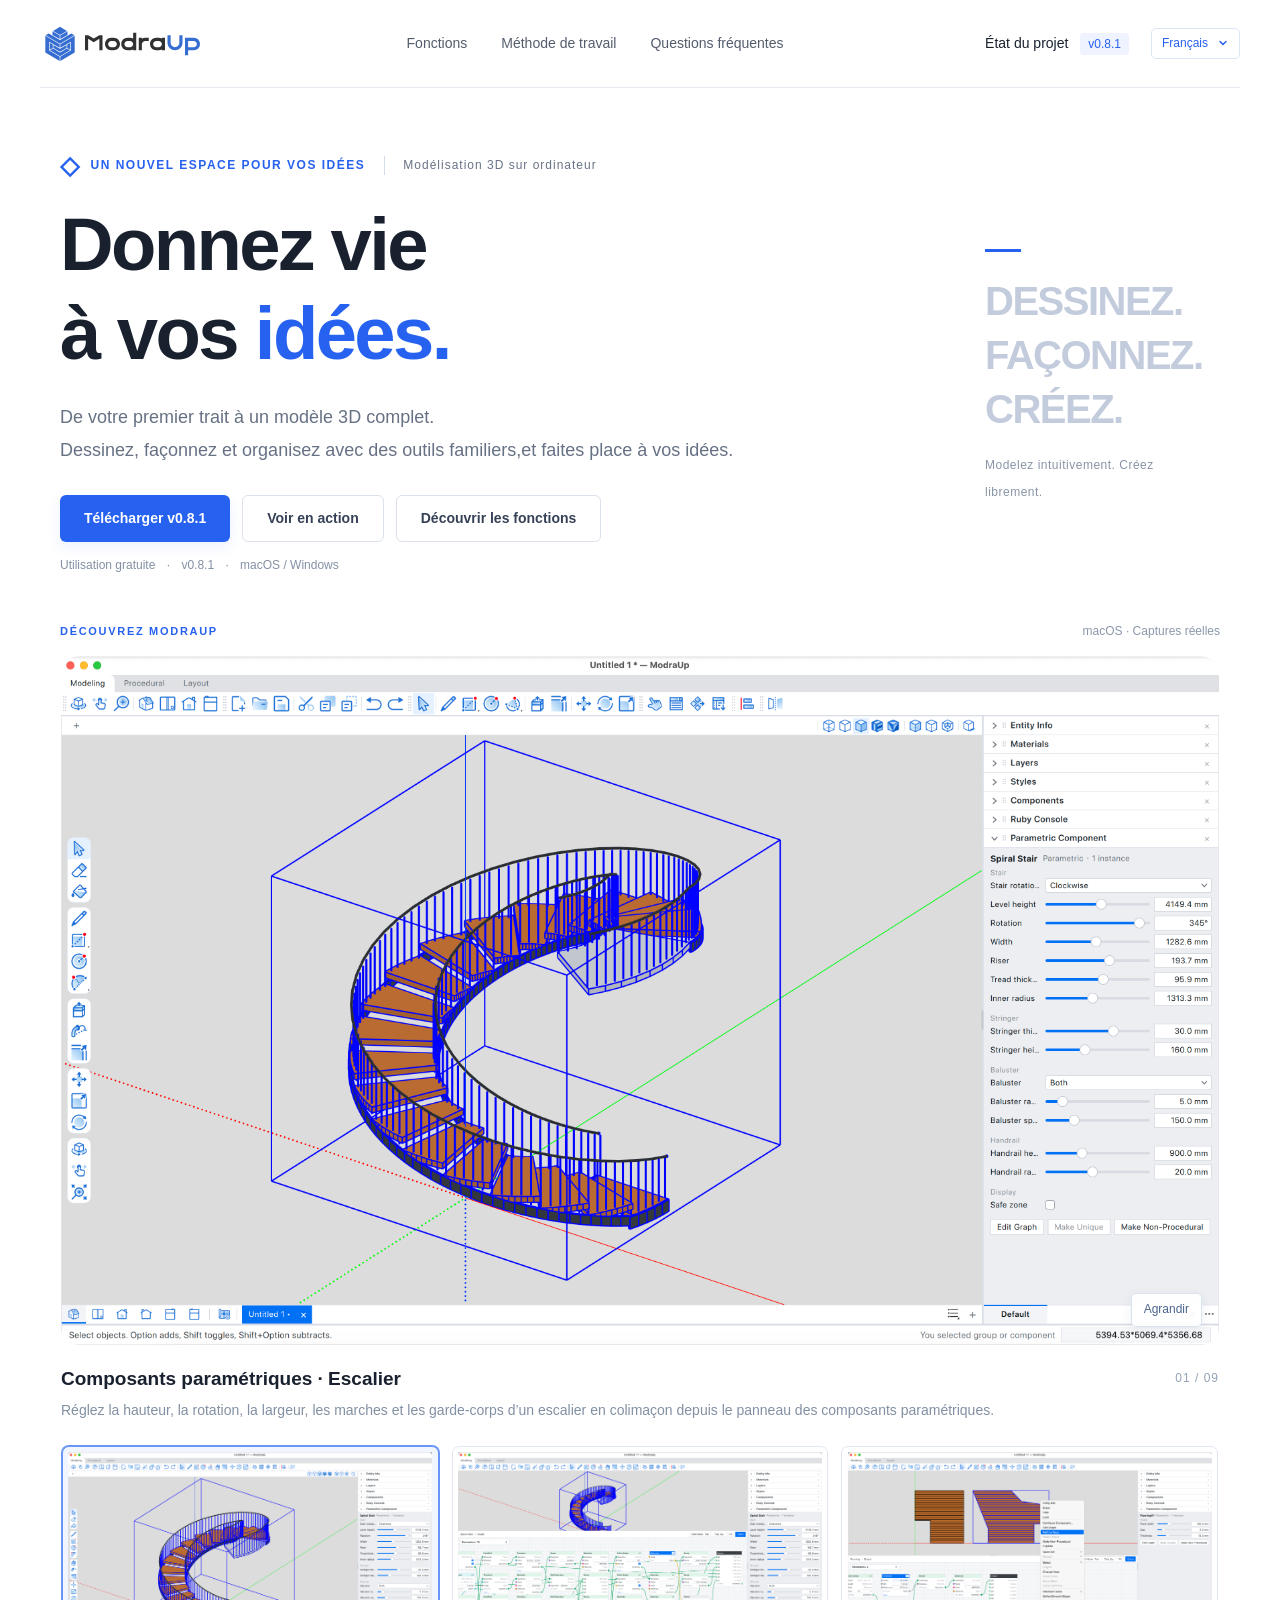
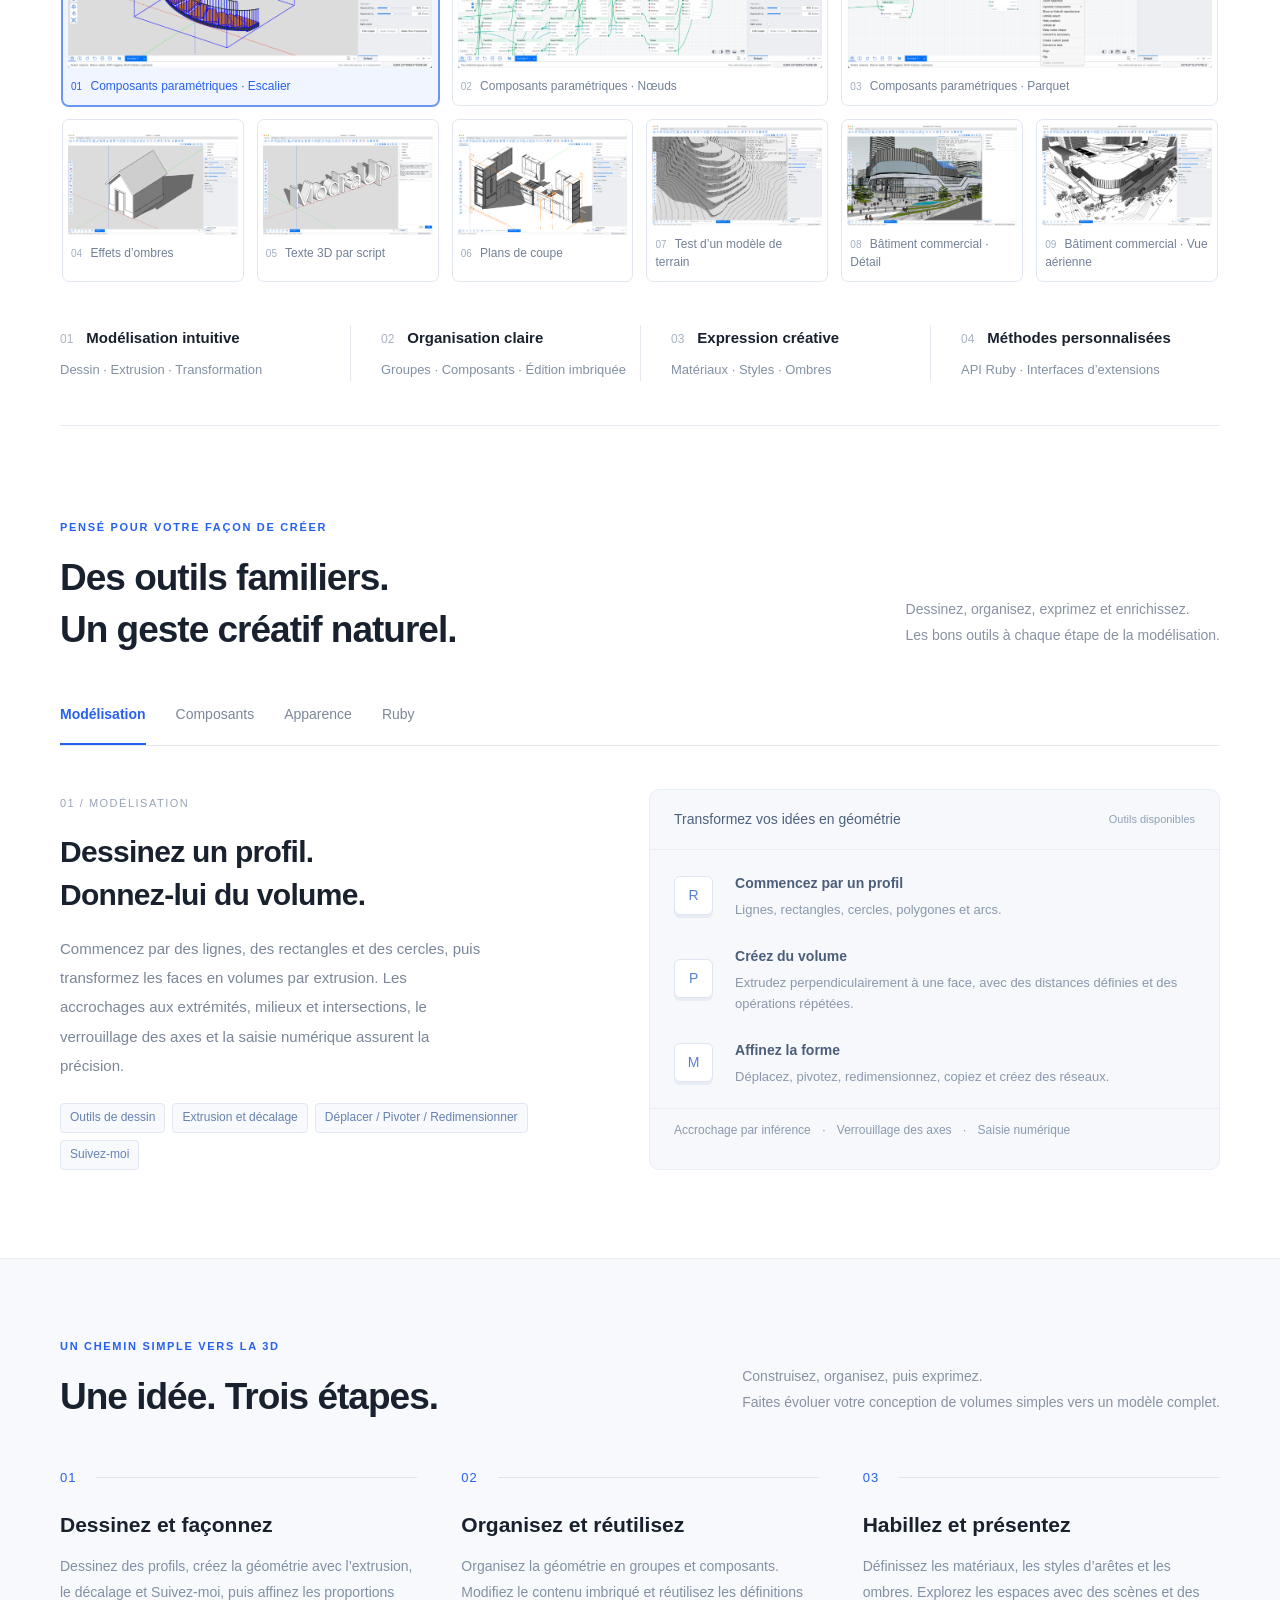
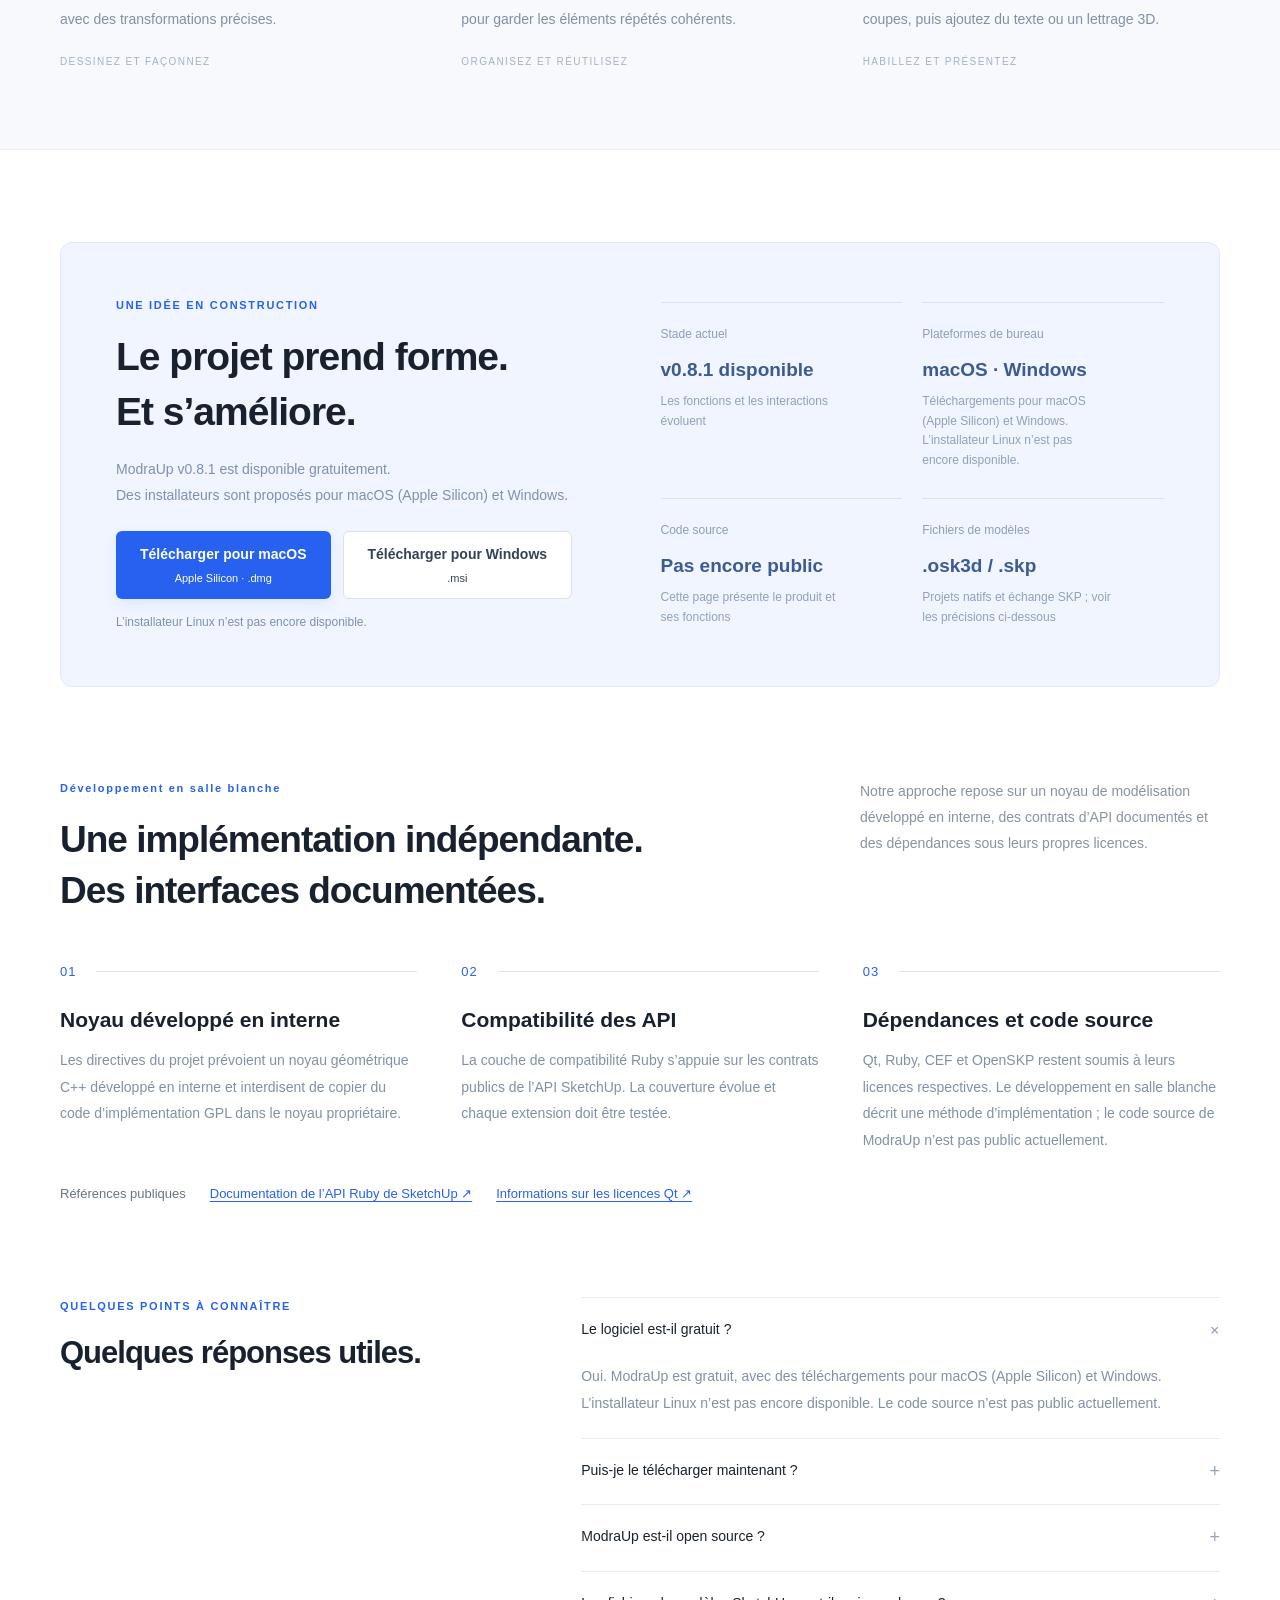
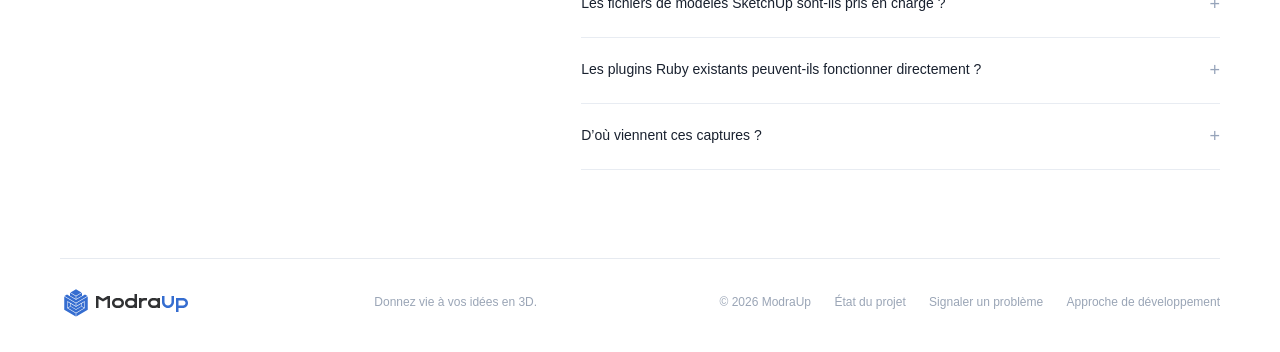
<file: fr.html>
<!doctype html>
<html lang="fr">
<head>
  <meta charset="utf-8">
  <meta name="viewport" content="width=device-width,initial-scale=1">
  <meta name="description" content="ModraUp v0.8.1 est disponible : un outil gratuit de modélisation 3D. Téléchargez les versions macOS (Apple Silicon) et Windows. Linux n’est pas encore disponible.">
  <meta name="theme-color" content="#2761ef">
  <title>ModraUp — Donnez vie à vos idées en 3D.</title>
  <link rel="alternate" hreflang="zh-CN" href="zh-cn.html">
  <link rel="alternate" hreflang="zh-Hant" href="zh-hant.html">
  <link rel="alternate" hreflang="en" href="index.html">
  <link rel="alternate" hreflang="es" href="es.html">
  <link rel="alternate" hreflang="fr" href="fr.html">
  <link rel="alternate" hreflang="ja" href="ja.html">
  <link rel="alternate" hreflang="ko" href="ko.html">
  <link rel="alternate" hreflang="x-default" href="index.html">
  <link rel="icon" type="image/svg+xml" href="assets/favicon.svg">
  <link rel="stylesheet" href="styles.css">
  <script src="locale-extra.js" defer></script>
  <script src="demo.js" defer></script>
</head>
<body>
  <header class="header">
    <a href="#" class="brand" aria-label="Accueil ModraUp"><img src="assets/logo.svg" alt="ModraUp" width="132" height="32"></a>
    <nav aria-label="Navigation principale"><a href="#features">Fonctions</a><a href="#workflow">Méthode de travail</a><a href="#questions">Questions fréquentes</a></nav>
    <div class="header-actions"><a class="header-link" href="#project">État du projet <span class="version">v0.8.1</span></a><details class="language-picker"><summary aria-label="Choisir la langue">Français<span aria-hidden="true">⌄</span></summary><nav class="language-menu" aria-label="Choisir la langue"><a href="zh-cn.html" lang="zh-CN" hreflang="zh-CN">简体中文</a><a href="zh-hant.html" lang="zh-Hant" hreflang="zh-Hant">繁體中文</a><a href="index.html" lang="en" hreflang="en">English</a><a href="es.html" lang="es" hreflang="es">Español</a><a href="fr.html" lang="fr" hreflang="fr" aria-current="page">Français</a><a href="ja.html" lang="ja" hreflang="ja">日本語</a><a href="ko.html" lang="ko" hreflang="ko">한국어</a></nav></details></div>
  </header>
  <main>
    <section class="hero wrap">
      <div class="eyebrow"><span class="small-cube">◇</span> UN NOUVEL ESPACE POUR VOS IDÉES <span class="hero-tag">Modélisation 3D sur ordinateur</span></div>
      <div class="hero-row"><div><h1>Donnez vie<br>à vos <span class="blue">idées.</span></h1><p class="hero-copy">De votre premier trait à un modèle 3D complet.<br>Dessinez, façonnez et organisez avec des outils familiers,<br class="mobile-break">et faites place à vos idées.</p><div class="hero-actions"><a class="button primary" href="#download">Télécharger v0.8.1</a><a class="button secondary" href="#demo">Voir en action</a><a class="button secondary" href="#features">Découvrir les fonctions</a></div><p class="hero-note">Utilisation gratuite <span>·</span> v0.8.1 <span>·</span> macOS / Windows</p></div><div class="hero-aside"><span class="aside-rule"></span><p>DESSINEZ.<br>FAÇONNEZ.<br>CRÉEZ.</p><span>Modelez intuitivement. Créez librement.</span></div></div>
    </section>

    <section class="demo-section wrap parametric-gallery" id="demo" aria-label="Captures de l’application">
      <div class="gallery-heading"><span class="section-kicker">DÉCOUVREZ MODRAUP</span><span class="real-capture">macOS · Captures réelles</span></div>
      <figure class="screenshot-panel" id="screenshot-panel" role="tabpanel" aria-labelledby="shot-tab-0">
        <button class="screenshot-open" id="screenshot-open" aria-label="Agrandir : Composants paramétriques · Escalier" aria-haspopup="dialog"><span class="capture-frame"><img id="screenshot-main" class="capture-image" src="assets/ParamtricComponets1.png" alt="Capture de ModraUp : un escalier en colimaçon et ses réglages paramétriques" width="3456" height="2054" fetchpriority="high"><span class="paint-recolor" aria-hidden="true" hidden></span></span><span class="screenshot-zoom">Agrandir</span></button>
        <figcaption class="screenshot-caption"><div aria-live="polite"><h2 id="screenshot-title">Composants paramétriques · Escalier</h2><p id="screenshot-description">Réglez la hauteur, la rotation, la largeur, les marches et les garde-corps d’un escalier en colimaçon depuis le panneau des composants paramétriques.</p></div><span id="screenshot-count">01 / 09</span></figcaption>
      </figure>
      <div class="screenshot-tabs" role="tablist" aria-label="Catégories de captures">
        <button class="screenshot-tab" id="shot-tab-0" role="tab" aria-selected="true" aria-controls="screenshot-panel" data-screenshot="0" tabindex="0"><span class="capture-frame"><img src="assets/ParamtricComponets1.png" class="capture-image" alt="" width="3456" height="2054" loading="lazy"></span><span><b>01</b> Composants paramétriques · Escalier</span></button>
        <button class="screenshot-tab" id="shot-tab-1" role="tab" aria-selected="false" aria-controls="screenshot-panel" data-screenshot="1" tabindex="-1"><span class="capture-frame"><img src="assets/ParamtricComponets2.png" class="capture-image" alt="" width="3456" height="2054" loading="lazy"></span><span><b>02</b> Composants paramétriques · Nœuds</span></button>
        <button class="screenshot-tab" id="shot-tab-2" role="tab" aria-selected="false" aria-controls="screenshot-panel" data-screenshot="2" tabindex="-1"><span class="capture-frame"><img src="assets/ParamtricComponets3.png" class="capture-image" alt="" width="3456" height="2054" loading="lazy"></span><span><b>03</b> Composants paramétriques · Parquet</span></button>
        <button class="screenshot-tab" id="shot-tab-3" role="tab" aria-selected="false" aria-controls="screenshot-panel" data-screenshot="3" tabindex="-1"><span class="capture-frame"><img src="assets/SmallHouse.png" class="capture-image" alt="" width="3456" height="2052" loading="lazy"><span class="paint-recolor" aria-hidden="true"></span></span><span><b>04</b> Effets d’ombres</span></button>
        <button class="screenshot-tab" id="shot-tab-4" role="tab" aria-selected="false" aria-controls="screenshot-panel" data-screenshot="4" tabindex="-1"><span class="capture-frame"><img src="assets/Add3DText.png" class="capture-image" alt="" width="3456" height="2052" loading="lazy"><span class="paint-recolor" aria-hidden="true"></span></span><span><b>05</b> Texte 3D par script</span></button>
        <button class="screenshot-tab" id="shot-tab-5" role="tab" aria-selected="false" aria-controls="screenshot-panel" data-screenshot="5" tabindex="-1"><span class="capture-frame"><img src="assets/Secion.png" class="capture-image" alt="" width="3456" height="2052" loading="lazy"><span class="paint-recolor" aria-hidden="true"></span></span><span><b>06</b> Plans de coupe</span></button>
        <button class="screenshot-tab" id="shot-tab-6" role="tab" aria-selected="false" aria-controls="screenshot-panel" data-screenshot="6" tabindex="-1"><span class="capture-frame"><img src="assets/BigTerrain.png" class="capture-image" alt="" width="3456" height="2052" loading="lazy"><span class="paint-recolor" aria-hidden="true"></span></span><span><b>07</b> Test d’un modèle de terrain</span></button>
        <button class="screenshot-tab" id="shot-tab-7" role="tab" aria-selected="false" aria-controls="screenshot-panel" data-screenshot="7" tabindex="-1"><span class="capture-frame"><img src="assets/BigModel-1.png" class="capture-image" alt="" width="3456" height="2052" loading="lazy"><span class="paint-recolor" aria-hidden="true"></span></span><span><b>08</b> Bâtiment commercial · Détail</span></button>
        <button class="screenshot-tab" id="shot-tab-8" role="tab" aria-selected="false" aria-controls="screenshot-panel" data-screenshot="8" tabindex="-1"><span class="capture-frame"><img src="assets/BigModel-2.png" class="capture-image" alt="" width="3456" height="2052" loading="lazy"><span class="paint-recolor" aria-hidden="true"></span></span><span><b>09</b> Bâtiment commercial · Vue aérienne</span></button>
      </div>
      <dialog class="screenshot-dialog" id="screenshot-dialog" aria-labelledby="lightbox-title">
        <div class="lightbox-header"><h2 id="lightbox-title">Composants paramétriques · Escalier</h2><div><a id="screenshot-original" href="assets/ParamtricComponets1.png" target="_blank" rel="noopener">Ouvrir l’original</a><button id="lightbox-close" autofocus>Fermer</button></div></div>
        <div class="lightbox-stage"><span class="capture-frame"><img id="lightbox-image" class="capture-image" src="assets/ParamtricComponets1.png" alt="Capture de ModraUp : un escalier en colimaçon et ses réglages paramétriques" width="3456" height="2054"><span class="paint-recolor" aria-hidden="true" hidden></span></span></div>
        <div class="lightbox-footer"><button id="screenshot-previous">Précédente</button><span id="lightbox-count" aria-live="polite">01 / 09</span><button id="screenshot-next">Suivante</button></div>
      </dialog>
    </section>

    <section class="capability-strip wrap" aria-label="Fonctions principales"><div><span>01</span><strong>Modélisation intuitive</strong><p>Dessin · Extrusion · Transformation</p></div><div><span>02</span><strong>Organisation claire</strong><p>Groupes · Composants · Édition imbriquée</p></div><div><span>03</span><strong>Expression créative</strong><p>Matériaux · Styles · Ombres</p></div><div><span>04</span><strong>Méthodes personnalisées</strong><p>API Ruby · Interfaces d’extensions</p></div></section>

    <section class="features wrap section" id="features"><div class="section-heading"><div><p class="section-kicker">PENSÉ POUR VOTRE FAÇON DE CRÉER</p><h2>Des outils familiers.<br>Un geste créatif naturel.</h2></div><p>Dessinez, organisez, exprimez et enrichissez.<br>Les bons outils à chaque étape de la modélisation.</p></div>
      <div class="feature-tabs" role="tablist" aria-label="Catégories de fonctions"><button id="tab-modeling" role="tab" aria-selected="true" aria-controls="feature-panel" data-feature="modeling">Modélisation</button><button id="tab-organize" role="tab" aria-selected="false" aria-controls="feature-panel" data-feature="organize" tabindex="-1">Composants</button><button id="tab-appearance" role="tab" aria-selected="false" aria-controls="feature-panel" data-feature="appearance" tabindex="-1">Apparence</button><button id="tab-extend" role="tab" aria-selected="false" aria-controls="feature-panel" data-feature="extend" tabindex="-1">Ruby</button></div>
      <div class="feature-panel" id="feature-panel" role="tabpanel" aria-labelledby="tab-modeling" tabindex="0"><div class="feature-copy"><span class="feature-number" id="feature-number">01 / MODÉLISATION</span><h3 id="feature-title">Dessinez un profil.<br>Donnez-lui du volume.</h3><p id="feature-description">Commencez par des lignes, des rectangles et des cercles, puis transformez les faces en volumes par extrusion. Les accrochages aux extrémités, milieux et intersections, le verrouillage des axes et la saisie numérique assurent la précision.</p><div class="feature-tags" id="feature-tags"><span>Outils de dessin</span><span>Extrusion et décalage</span><span>Déplacer / Pivoter / Redimensionner</span><span>Suivez-moi</span></div></div><div class="feature-detail" id="feature-detail"><div class="detail-head"><span>Transformez vos idées en géométrie</span><span class="detail-badge">Outils disponibles</span></div><div class="detail-row"><b>R</b><div><strong>Commencez par un profil</strong><p>Lignes, rectangles, cercles, polygones et arcs.</p></div></div><div class="detail-row"><b>P</b><div><strong>Créez du volume</strong><p>Extrudez perpendiculairement à une face, avec des distances définies et des opérations répétées.</p></div></div><div class="detail-row"><b>M</b><div><strong>Affinez la forme</strong><p>Déplacez, pivotez, redimensionnez, copiez et créez des réseaux.</p></div></div><div class="detail-footer">Accrochage par inférence <span>·</span> Verrouillage des axes <span>·</span> Saisie numérique</div></div></div>
    </section>

    <section class="workflow-section" id="workflow"><div class="wrap section"><div class="section-heading"><div><p class="section-kicker">UN CHEMIN SIMPLE VERS LA 3D</p><h2>Une idée. Trois étapes.</h2></div><p>Construisez, organisez, puis exprimez.<br>Faites évoluer votre conception de volumes simples vers un modèle complet.</p></div><div class="steps"><article><span class="step-no">01 <i></i></span><h3>Dessinez et façonnez</h3><p>Dessinez des profils, créez la géométrie avec l’extrusion, le décalage et Suivez-moi, puis affinez les proportions avec des transformations précises.</p><span class="step-foot">DESSINEZ ET FAÇONNEZ</span></article><article><span class="step-no">02 <i></i></span><h3>Organisez et réutilisez</h3><p>Organisez la géométrie en groupes et composants. Modifiez le contenu imbriqué et réutilisez les définitions pour garder les éléments répétés cohérents.</p><span class="step-foot">ORGANISEZ ET RÉUTILISEZ</span></article><article><span class="step-no">03 <i></i></span><h3>Habillez et présentez</h3><p>Définissez les matériaux, les styles d’arêtes et les ombres. Explorez les espaces avec des scènes et des coupes, puis ajoutez du texte ou un lettrage 3D.</p><span class="step-foot">HABILLEZ ET PRÉSENTEZ</span></article></div></div></section>

    <section class="project-section wrap section" id="project"><div class="project-card"><div><p class="section-kicker">UNE IDÉE EN CONSTRUCTION</p><h2>Le projet prend forme.<br>Et s’améliore.</h2><p>ModraUp v0.8.1 est disponible gratuitement.<br>Des installateurs sont proposés pour macOS (Apple Silicon) et Windows.</p><div class="download-actions" id="download"><a class="button primary" href="https://github.com/modraup/ModraUp/releases/download/v0.8.1/ModraUp-0.8.1-macOS-arm64-adhoc.dmg">Télécharger pour macOS <small>Apple Silicon · .dmg</small></a><a class="button secondary" href="https://github.com/modraup/ModraUp/releases/download/v0.8.1/ModraUp-0.8.1-Windows.msi">Télécharger pour Windows <small>.msi</small></a></div><p class="download-note">L’installateur Linux n’est pas encore disponible.</p></div><div class="project-facts"><div><span>Stade actuel</span><strong>v0.8.1 disponible</strong><p>Les fonctions et les interactions évoluent</p></div><div><span>Plateformes de bureau</span><strong>macOS · Windows</strong><p>Téléchargements pour macOS (Apple Silicon) et Windows.<br>L’installateur Linux n’est pas encore disponible.</p></div><div><span>Code source</span><strong>Pas encore public</strong><p>Cette page présente le produit et ses fonctions</p></div><div><span>Fichiers de modèles</span><strong>.osk3d / .skp</strong><p>Projets natifs et échange SKP ; voir les précisions ci-dessous</p></div></div></div></section>

    <section class="development-section wrap section" id="development" aria-labelledby="development-title">
      <div class="section-heading"><div><p class="section-kicker">Développement en salle blanche</p><h2 id="development-title">Une implémentation indépendante.<br>Des interfaces documentées.</h2></div><p>Notre approche repose sur un noyau de modélisation développé en interne, des contrats d’API documentés et des dépendances sous leurs propres licences.</p></div>
      <div class="steps"><article><span class="step-no">01 <i></i></span><h3>Noyau développé en interne</h3><p>Les directives du projet prévoient un noyau géométrique C++ développé en interne et interdisent de copier du code d’implémentation GPL dans le noyau propriétaire.</p></article><article><span class="step-no">02 <i></i></span><h3>Compatibilité des API</h3><p>La couche de compatibilité Ruby s’appuie sur les contrats publics de l’API SketchUp. La couverture évolue et chaque extension doit être testée.</p></article><article><span class="step-no">03 <i></i></span><h3>Dépendances et code source</h3><p>Qt, Ruby, CEF et OpenSKP restent soumis à leurs licences respectives. Le développement en salle blanche décrit une méthode d’implémentation ; le code source de ModraUp n’est pas public actuellement.</p></article></div>
      <nav class="development-resources" aria-label="Références publiques"><span>Références publiques</span><a href="https://ruby.sketchup.com/" target="_blank" rel="noopener noreferrer">Documentation de l’API Ruby de SketchUp ↗</a><a href="https://doc.qt.io/qt-6/licensing.html" target="_blank" rel="noopener noreferrer">Informations sur les licences Qt ↗</a></nav>
    </section>

    <section class="faq wrap section" id="questions"><div class="faq-title"><p class="section-kicker">QUELQUES POINTS À CONNAÎTRE</p><h2>Quelques réponses utiles.</h2></div><div class="faq-list"><details open><summary>Le logiciel est-il gratuit ?<span>+</span></summary><p>Oui. ModraUp est gratuit, avec des téléchargements pour macOS (Apple Silicon) et Windows. L’installateur Linux n’est pas encore disponible. Le code source n’est pas public actuellement.</p></details><details><summary>Puis-je le télécharger maintenant ?<span>+</span></summary><p>Oui. La version v0.8.1 est disponible. Téléchargez l’installateur macOS (Apple Silicon, .dmg) ou Windows (.msi). L’installateur Linux n’est pas encore disponible. <a href="#download">Accéder aux téléchargements</a></p></details><details><summary>ModraUp est-il open source ?<span>+</span></summary><p>Le code source n’est pas public actuellement. Tout projet d’ouverture du code sera annoncé séparément.</p></details><details><summary>Les fichiers de modèles SketchUp sont-ils pris en charge ?<span>+</span></summary><p>OpenSKP permet l’importation et l’exportation de fichiers .skp ; le format natif est .osk3d. L’échange SKP ne couvre pas toutes les fonctions : les modèles contenant des entités de coupe doivent être enregistrés en .osk3d, et les réglages d’ombres du modèle et des scènes ne sont pas entièrement conservés lors d’un aller-retour SKP.</p></details><details><summary>Les plugins Ruby existants peuvent-ils fonctionner directement ?<span>+</span></summary><p>Le projet implémente une API Ruby reprenant les noms de SketchUp, avec le chargement d’extensions, une console Ruby, des barres d’outils et des interfaces HTML. La couverture et le comportement de l’API restent incomplets ; chaque plugin doit donc être testé. La compatibilité totale n’est pas garantie.</p></details><details><summary>D’où viennent ces captures ?<span>+</span></summary><p>Ces neuf captures ont été prises dans ModraUp sur macOS. Elles montrent les ombres d’une maison, du texte 3D créé par script, des plans de coupe, un grand modèle de terrain et deux vues extérieures d’un grand bâtiment commercial. Les tests concernent des scènes précises et ne représentent pas les performances de tous les modèles. Les nouvelles images présentent un escalier en colimaçon paramétrique, son graphe de nœuds et du parquet adapté à une face.</p></details></div></section>
  </main>
  <footer class="footer wrap"><a href="#" class="brand"><img src="assets/logo.svg" alt="ModraUp" width="132" height="32"></a><span>Donnez vie à vos idées en 3D.</span><span>© <span id="year">2026</span> ModraUp <a href="#project">État du projet</a> <a href="https://github.com/modraup/ModraUp/issues" target="_blank" rel="noopener noreferrer">Signaler un problème</a> <a href="#development">Approche de développement</a></span></footer>
</body>
</html>
</file>
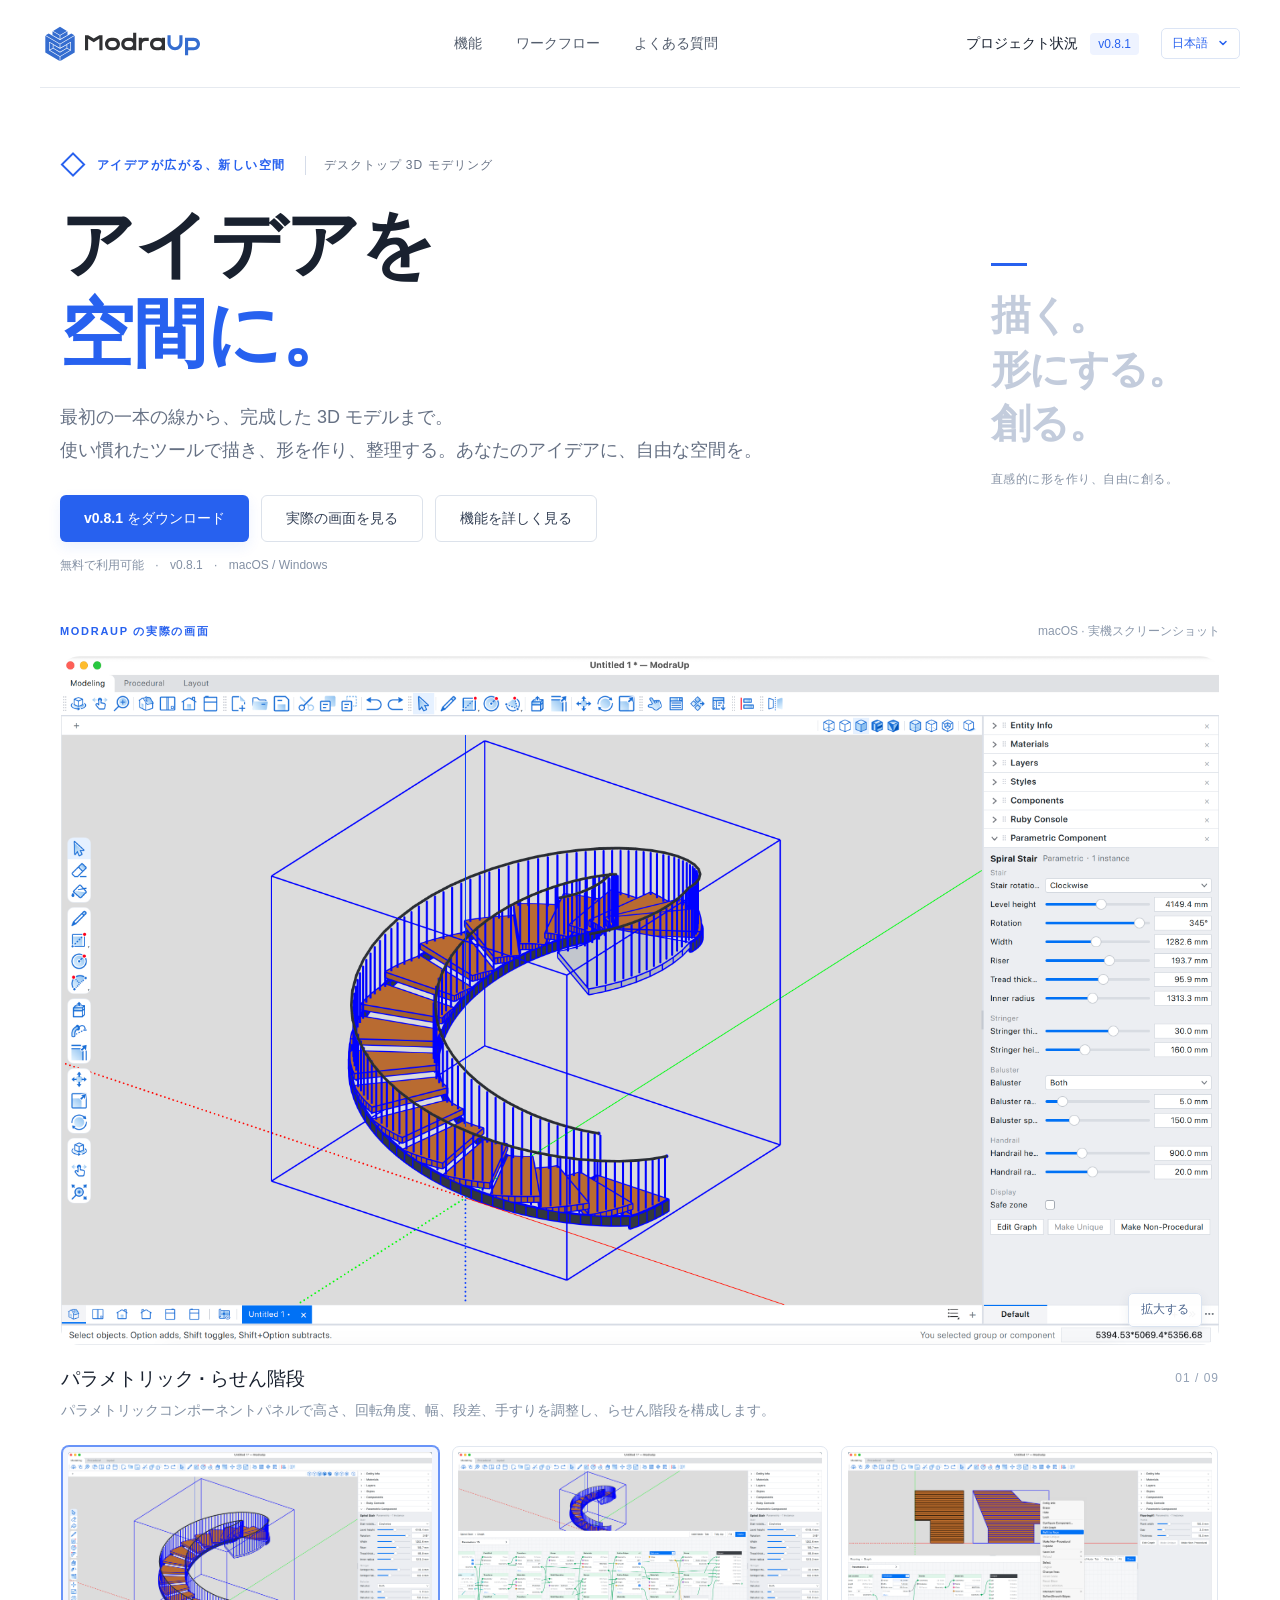
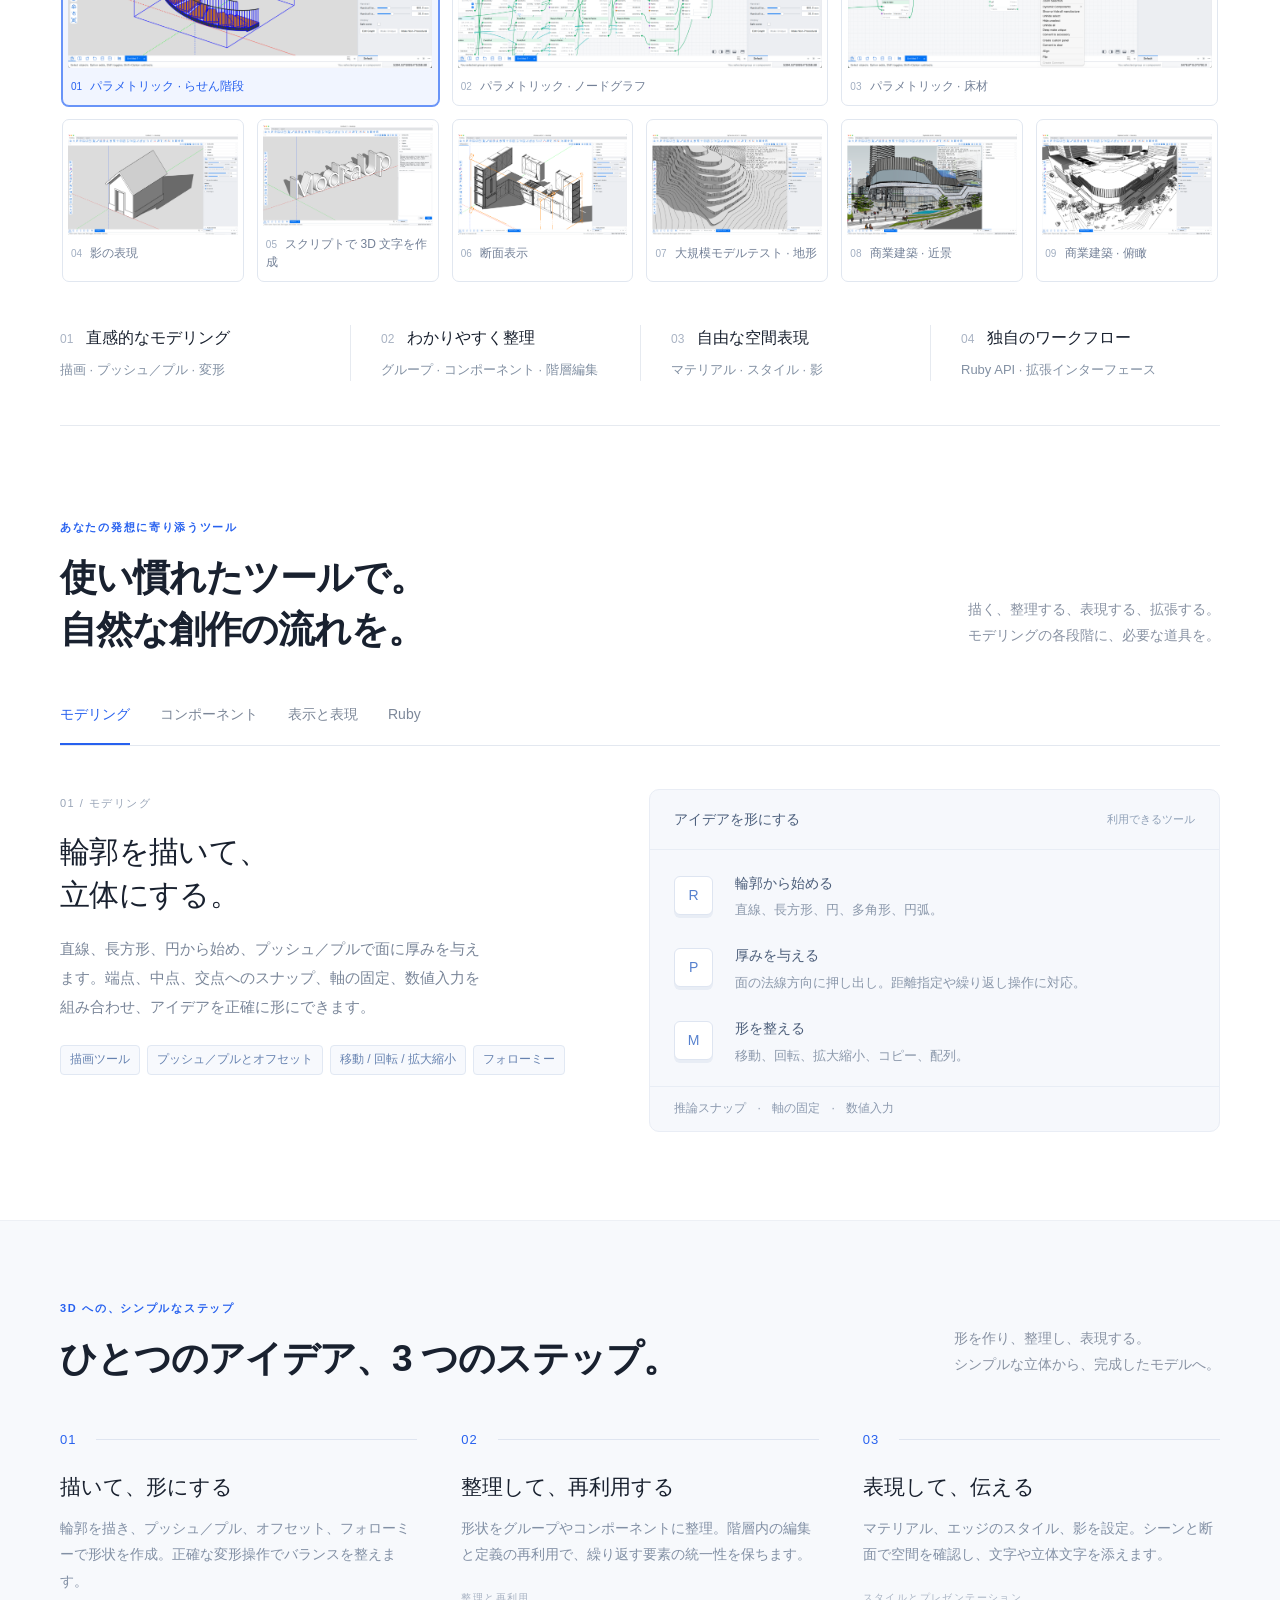
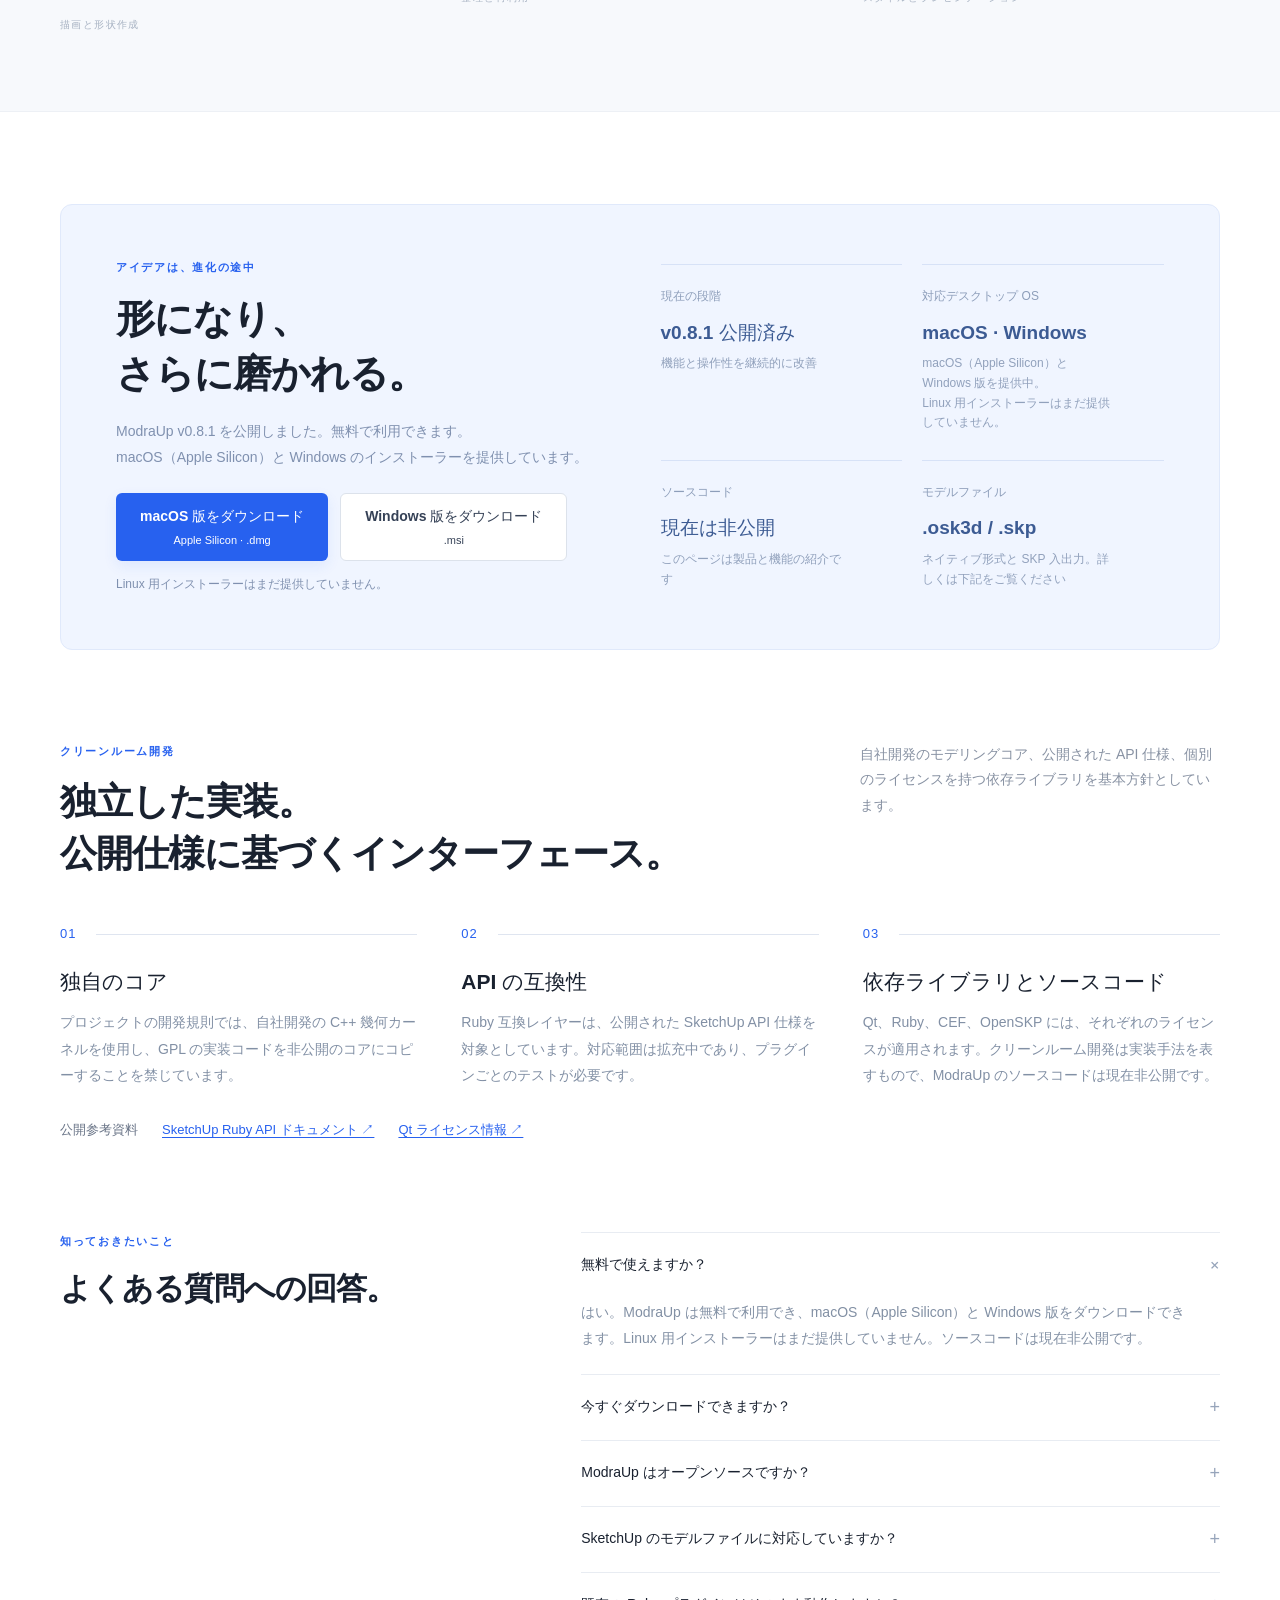
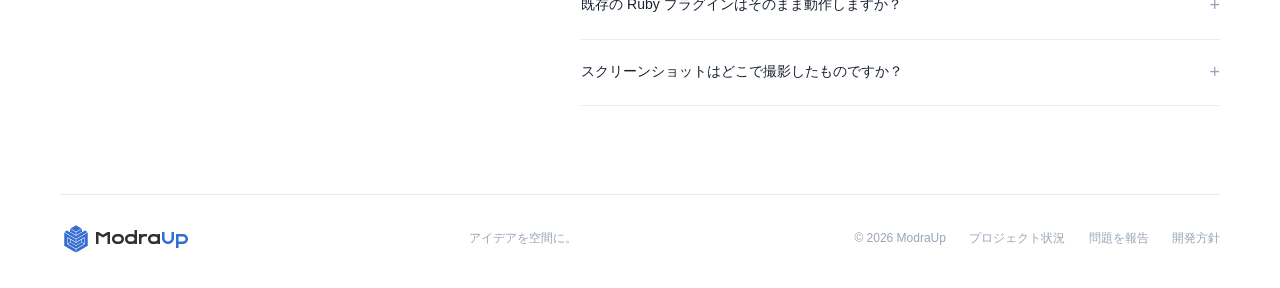
<file: ja.html>
<!doctype html>
<html lang="ja">
<head>
  <meta charset="utf-8">
  <meta name="viewport" content="width=device-width,initial-scale=1">
  <meta name="description" content="ModraUp v0.8.1 を公開しました。無料の 3D モデリングツールを macOS（Apple Silicon）と Windows 向けにダウンロードできます。Linux 版はまだ提供していません。">
  <meta name="theme-color" content="#2761ef">
  <title>ModraUp — アイデアを空間に。</title>
  <link rel="alternate" hreflang="zh-CN" href="zh-cn.html">
  <link rel="alternate" hreflang="zh-Hant" href="zh-hant.html">
  <link rel="alternate" hreflang="en" href="index.html">
  <link rel="alternate" hreflang="es" href="es.html">
  <link rel="alternate" hreflang="fr" href="fr.html">
  <link rel="alternate" hreflang="ja" href="ja.html">
  <link rel="alternate" hreflang="ko" href="ko.html">
  <link rel="alternate" hreflang="x-default" href="index.html">
  <link rel="icon" type="image/svg+xml" href="assets/favicon.svg">
  <link rel="stylesheet" href="styles.css">
  <script src="locale-extra.js" defer></script>
  <script src="demo.js" defer></script>
</head>
<body>
  <header class="header">
    <a href="#" class="brand" aria-label="ModraUp ホーム"><img src="assets/logo.svg" alt="ModraUp" width="132" height="32"></a>
    <nav aria-label="メインナビゲーション"><a href="#features">機能</a><a href="#workflow">ワークフロー</a><a href="#questions">よくある質問</a></nav>
    <div class="header-actions"><a class="header-link" href="#project">プロジェクト状況 <span class="version">v0.8.1</span></a><details class="language-picker"><summary aria-label="言語を選択">日本語<span aria-hidden="true">⌄</span></summary><nav class="language-menu" aria-label="言語を選択"><a href="zh-cn.html" lang="zh-CN" hreflang="zh-CN">简体中文</a><a href="zh-hant.html" lang="zh-Hant" hreflang="zh-Hant">繁體中文</a><a href="index.html" lang="en" hreflang="en">English</a><a href="es.html" lang="es" hreflang="es">Español</a><a href="fr.html" lang="fr" hreflang="fr">Français</a><a href="ja.html" lang="ja" hreflang="ja" aria-current="page">日本語</a><a href="ko.html" lang="ko" hreflang="ko">한국어</a></nav></details></div>
  </header>
  <main>
    <section class="hero wrap">
      <div class="eyebrow"><span class="small-cube">◇</span> アイデアが広がる、新しい空間 <span class="hero-tag">デスクトップ 3D モデリング</span></div>
      <div class="hero-row"><div><h1>アイデアを<br> <span class="blue">空間に。</span></h1><p class="hero-copy">最初の一本の線から、完成した 3D モデルまで。<br>使い慣れたツールで描き、形を作り、整理する。<br class="mobile-break">あなたのアイデアに、自由な空間を。</p><div class="hero-actions"><a class="button primary" href="#download">v0.8.1 をダウンロード</a><a class="button secondary" href="#demo">実際の画面を見る</a><a class="button secondary" href="#features">機能を詳しく見る</a></div><p class="hero-note">無料で利用可能 <span>·</span> v0.8.1 <span>·</span> macOS / Windows</p></div><div class="hero-aside"><span class="aside-rule"></span><p>描く。<br>形にする。<br>創る。</p><span>直感的に形を作り、自由に創る。</span></div></div>
    </section>

    <section class="demo-section wrap parametric-gallery" id="demo" aria-label="アプリケーションのスクリーンショット">
      <div class="gallery-heading"><span class="section-kicker">MODRAUP の実際の画面</span><span class="real-capture">macOS · 実機スクリーンショット</span></div>
      <figure class="screenshot-panel" id="screenshot-panel" role="tabpanel" aria-labelledby="shot-tab-0">
        <button class="screenshot-open" id="screenshot-open" aria-label="拡大：パラメトリック · らせん階段" aria-haspopup="dialog"><span class="capture-frame"><img id="screenshot-main" class="capture-image" src="assets/ParamtricComponets1.png" alt="ModraUp の実機画像：らせん階段とパラメトリックコンポーネントの設定" width="3456" height="2054" fetchpriority="high"><span class="paint-recolor" aria-hidden="true" hidden></span></span><span class="screenshot-zoom">拡大する</span></button>
        <figcaption class="screenshot-caption"><div aria-live="polite"><h2 id="screenshot-title">パラメトリック · らせん階段</h2><p id="screenshot-description">パラメトリックコンポーネントパネルで高さ、回転角度、幅、段差、手すりを調整し、らせん階段を構成します。</p></div><span id="screenshot-count">01 / 09</span></figcaption>
      </figure>
      <div class="screenshot-tabs" role="tablist" aria-label="スクリーンショットの種類">
        <button class="screenshot-tab" id="shot-tab-0" role="tab" aria-selected="true" aria-controls="screenshot-panel" data-screenshot="0" tabindex="0"><span class="capture-frame"><img src="assets/ParamtricComponets1.png" class="capture-image" alt="" width="3456" height="2054" loading="lazy"></span><span><b>01</b> パラメトリック · らせん階段</span></button>
        <button class="screenshot-tab" id="shot-tab-1" role="tab" aria-selected="false" aria-controls="screenshot-panel" data-screenshot="1" tabindex="-1"><span class="capture-frame"><img src="assets/ParamtricComponets2.png" class="capture-image" alt="" width="3456" height="2054" loading="lazy"></span><span><b>02</b> パラメトリック · ノードグラフ</span></button>
        <button class="screenshot-tab" id="shot-tab-2" role="tab" aria-selected="false" aria-controls="screenshot-panel" data-screenshot="2" tabindex="-1"><span class="capture-frame"><img src="assets/ParamtricComponets3.png" class="capture-image" alt="" width="3456" height="2054" loading="lazy"></span><span><b>03</b> パラメトリック · 床材</span></button>
        <button class="screenshot-tab" id="shot-tab-3" role="tab" aria-selected="false" aria-controls="screenshot-panel" data-screenshot="3" tabindex="-1"><span class="capture-frame"><img src="assets/SmallHouse.png" class="capture-image" alt="" width="3456" height="2052" loading="lazy"><span class="paint-recolor" aria-hidden="true"></span></span><span><b>04</b> 影の表現</span></button>
        <button class="screenshot-tab" id="shot-tab-4" role="tab" aria-selected="false" aria-controls="screenshot-panel" data-screenshot="4" tabindex="-1"><span class="capture-frame"><img src="assets/Add3DText.png" class="capture-image" alt="" width="3456" height="2052" loading="lazy"><span class="paint-recolor" aria-hidden="true"></span></span><span><b>05</b> スクリプトで 3D 文字を作成</span></button>
        <button class="screenshot-tab" id="shot-tab-5" role="tab" aria-selected="false" aria-controls="screenshot-panel" data-screenshot="5" tabindex="-1"><span class="capture-frame"><img src="assets/Secion.png" class="capture-image" alt="" width="3456" height="2052" loading="lazy"><span class="paint-recolor" aria-hidden="true"></span></span><span><b>06</b> 断面表示</span></button>
        <button class="screenshot-tab" id="shot-tab-6" role="tab" aria-selected="false" aria-controls="screenshot-panel" data-screenshot="6" tabindex="-1"><span class="capture-frame"><img src="assets/BigTerrain.png" class="capture-image" alt="" width="3456" height="2052" loading="lazy"><span class="paint-recolor" aria-hidden="true"></span></span><span><b>07</b> 大規模モデルテスト · 地形</span></button>
        <button class="screenshot-tab" id="shot-tab-7" role="tab" aria-selected="false" aria-controls="screenshot-panel" data-screenshot="7" tabindex="-1"><span class="capture-frame"><img src="assets/BigModel-1.png" class="capture-image" alt="" width="3456" height="2052" loading="lazy"><span class="paint-recolor" aria-hidden="true"></span></span><span><b>08</b> 商業建築 · 近景</span></button>
        <button class="screenshot-tab" id="shot-tab-8" role="tab" aria-selected="false" aria-controls="screenshot-panel" data-screenshot="8" tabindex="-1"><span class="capture-frame"><img src="assets/BigModel-2.png" class="capture-image" alt="" width="3456" height="2052" loading="lazy"><span class="paint-recolor" aria-hidden="true"></span></span><span><b>09</b> 商業建築 · 俯瞰</span></button>
      </div>
      <dialog class="screenshot-dialog" id="screenshot-dialog" aria-labelledby="lightbox-title">
        <div class="lightbox-header"><h2 id="lightbox-title">パラメトリック · らせん階段</h2><div><a id="screenshot-original" href="assets/ParamtricComponets1.png" target="_blank" rel="noopener">元の画像を開く</a><button id="lightbox-close" autofocus>閉じる</button></div></div>
        <div class="lightbox-stage"><span class="capture-frame"><img id="lightbox-image" class="capture-image" src="assets/ParamtricComponets1.png" alt="ModraUp の実機画像：らせん階段とパラメトリックコンポーネントの設定" width="3456" height="2054"><span class="paint-recolor" aria-hidden="true" hidden></span></span></div>
        <div class="lightbox-footer"><button id="screenshot-previous">前へ</button><span id="lightbox-count" aria-live="polite">01 / 09</span><button id="screenshot-next">次へ</button></div>
      </dialog>
    </section>

    <section class="capability-strip wrap" aria-label="主な機能"><div><span>01</span><strong>直感的なモデリング</strong><p>描画 · プッシュ／プル · 変形</p></div><div><span>02</span><strong>わかりやすく整理</strong><p>グループ · コンポーネント · 階層編集</p></div><div><span>03</span><strong>自由な空間表現</strong><p>マテリアル · スタイル · 影</p></div><div><span>04</span><strong>独自のワークフロー</strong><p>Ruby API · 拡張インターフェース</p></div></section>

    <section class="features wrap section" id="features"><div class="section-heading"><div><p class="section-kicker">あなたの発想に寄り添うツール</p><h2>使い慣れたツールで。<br>自然な創作の流れを。</h2></div><p>描く、整理する、表現する、拡張する。<br>モデリングの各段階に、必要な道具を。</p></div>
      <div class="feature-tabs" role="tablist" aria-label="機能の種類"><button id="tab-modeling" role="tab" aria-selected="true" aria-controls="feature-panel" data-feature="modeling">モデリング</button><button id="tab-organize" role="tab" aria-selected="false" aria-controls="feature-panel" data-feature="organize" tabindex="-1">コンポーネント</button><button id="tab-appearance" role="tab" aria-selected="false" aria-controls="feature-panel" data-feature="appearance" tabindex="-1">表示と表現</button><button id="tab-extend" role="tab" aria-selected="false" aria-controls="feature-panel" data-feature="extend" tabindex="-1">Ruby</button></div>
      <div class="feature-panel" id="feature-panel" role="tabpanel" aria-labelledby="tab-modeling" tabindex="0"><div class="feature-copy"><span class="feature-number" id="feature-number">01 / モデリング</span><h3 id="feature-title">輪郭を描いて、<br>立体にする。</h3><p id="feature-description">直線、長方形、円から始め、プッシュ／プルで面に厚みを与えます。端点、中点、交点へのスナップ、軸の固定、数値入力を組み合わせ、アイデアを正確に形にできます。</p><div class="feature-tags" id="feature-tags"><span>描画ツール</span><span>プッシュ／プルとオフセット</span><span>移動 / 回転 / 拡大縮小</span><span>フォローミー</span></div></div><div class="feature-detail" id="feature-detail"><div class="detail-head"><span>アイデアを形にする</span><span class="detail-badge">利用できるツール</span></div><div class="detail-row"><b>R</b><div><strong>輪郭から始める</strong><p>直線、長方形、円、多角形、円弧。</p></div></div><div class="detail-row"><b>P</b><div><strong>厚みを与える</strong><p>面の法線方向に押し出し。距離指定や繰り返し操作に対応。</p></div></div><div class="detail-row"><b>M</b><div><strong>形を整える</strong><p>移動、回転、拡大縮小、コピー、配列。</p></div></div><div class="detail-footer">推論スナップ <span>·</span> 軸の固定 <span>·</span> 数値入力</div></div></div>
    </section>

    <section class="workflow-section" id="workflow"><div class="wrap section"><div class="section-heading"><div><p class="section-kicker">3D への、シンプルなステップ</p><h2>ひとつのアイデア、3 つのステップ。</h2></div><p>形を作り、整理し、表現する。<br>シンプルな立体から、完成したモデルへ。</p></div><div class="steps"><article><span class="step-no">01 <i></i></span><h3>描いて、形にする</h3><p>輪郭を描き、プッシュ／プル、オフセット、フォローミーで形状を作成。正確な変形操作でバランスを整えます。</p><span class="step-foot">描画と形状作成</span></article><article><span class="step-no">02 <i></i></span><h3>整理して、再利用する</h3><p>形状をグループやコンポーネントに整理。階層内の編集と定義の再利用で、繰り返す要素の統一性を保ちます。</p><span class="step-foot">整理と再利用</span></article><article><span class="step-no">03 <i></i></span><h3>表現して、伝える</h3><p>マテリアル、エッジのスタイル、影を設定。シーンと断面で空間を確認し、文字や立体文字を添えます。</p><span class="step-foot">スタイルとプレゼンテーション</span></article></div></div></section>

    <section class="project-section wrap section" id="project"><div class="project-card"><div><p class="section-kicker">アイデアは、進化の途中</p><h2>形になり、<br>さらに磨かれる。</h2><p>ModraUp v0.8.1 を公開しました。無料で利用できます。<br>macOS（Apple Silicon）と Windows のインストーラーを提供しています。</p><div class="download-actions" id="download"><a class="button primary" href="https://github.com/modraup/ModraUp/releases/download/v0.8.1/ModraUp-0.8.1-macOS-arm64-adhoc.dmg">macOS 版をダウンロード <small>Apple Silicon · .dmg</small></a><a class="button secondary" href="https://github.com/modraup/ModraUp/releases/download/v0.8.1/ModraUp-0.8.1-Windows.msi">Windows 版をダウンロード <small>.msi</small></a></div><p class="download-note">Linux 用インストーラーはまだ提供していません。</p></div><div class="project-facts"><div><span>現在の段階</span><strong>v0.8.1 公開済み</strong><p>機能と操作性を継続的に改善</p></div><div><span>対応デスクトップ OS</span><strong>macOS · Windows</strong><p>macOS（Apple Silicon）と Windows 版を提供中。<br>Linux 用インストーラーはまだ提供していません。</p></div><div><span>ソースコード</span><strong>現在は非公開</strong><p>このページは製品と機能の紹介です</p></div><div><span>モデルファイル</span><strong>.osk3d / .skp</strong><p>ネイティブ形式と SKP 入出力。詳しくは下記をご覧ください</p></div></div></div></section>

    <section class="development-section wrap section" id="development" aria-labelledby="development-title">
      <div class="section-heading"><div><p class="section-kicker">クリーンルーム開発</p><h2 id="development-title">独立した実装。<br>公開仕様に基づくインターフェース。</h2></div><p>自社開発のモデリングコア、公開された API 仕様、個別のライセンスを持つ依存ライブラリを基本方針としています。</p></div>
      <div class="steps"><article><span class="step-no">01 <i></i></span><h3>独自のコア</h3><p>プロジェクトの開発規則では、自社開発の C++ 幾何カーネルを使用し、GPL の実装コードを非公開のコアにコピーすることを禁じています。</p></article><article><span class="step-no">02 <i></i></span><h3>API の互換性</h3><p>Ruby 互換レイヤーは、公開された SketchUp API 仕様を対象としています。対応範囲は拡充中であり、プラグインごとのテストが必要です。</p></article><article><span class="step-no">03 <i></i></span><h3>依存ライブラリとソースコード</h3><p>Qt、Ruby、CEF、OpenSKP には、それぞれのライセンスが適用されます。クリーンルーム開発は実装手法を表すもので、ModraUp のソースコードは現在非公開です。</p></article></div>
      <nav class="development-resources" aria-label="公開参考資料"><span>公開参考資料</span><a href="https://ruby.sketchup.com/" target="_blank" rel="noopener noreferrer">SketchUp Ruby API ドキュメント ↗</a><a href="https://doc.qt.io/qt-6/licensing.html" target="_blank" rel="noopener noreferrer">Qt ライセンス情報 ↗</a></nav>
    </section>

    <section class="faq wrap section" id="questions"><div class="faq-title"><p class="section-kicker">知っておきたいこと</p><h2>よくある質問への回答。</h2></div><div class="faq-list"><details open><summary>無料で使えますか？<span>+</span></summary><p>はい。ModraUp は無料で利用でき、macOS（Apple Silicon）と Windows 版をダウンロードできます。Linux 用インストーラーはまだ提供していません。ソースコードは現在非公開です。</p></details><details><summary>今すぐダウンロードできますか？<span>+</span></summary><p>はい。v0.8.1 を公開しました。macOS（Apple Silicon、.dmg）または Windows（.msi）のインストーラーをダウンロードできます。Linux 用インストーラーはまだ提供していません。 <a href="#download">ダウンロードへ</a></p></details><details><summary>ModraUp はオープンソースですか？<span>+</span></summary><p>ソースコードは現在非公開です。公開に関する予定があれば、別途お知らせします。</p></details><details><summary>SketchUp のモデルファイルに対応していますか？<span>+</span></summary><p>OpenSKP により .skp の読み込みと書き出しに対応し、ネイティブのプロジェクト形式は .osk3d です。SKP の入出力はすべての機能を網羅していません。断面エンティティを含むモデルは .osk3d で保存する必要があり、モデルやシーンの影設定も SKP の往復変換では完全には保持されません。</p></details><details><summary>既存の Ruby プラグインはそのまま動作しますか？<span>+</span></summary><p>SketchUp と同じ名称の Ruby API を実装中で、拡張機能の読み込み、Ruby コンソール、ツールバー、HTML 拡張インターフェースを含みます。API の対応範囲や動作はまだ不完全なため、プラグインごとにテストが必要です。完全な互換性を保証するものではありません。</p></details><details><summary>スクリーンショットはどこで撮影したものですか？<span>+</span></summary><p>9 枚の画像は macOS 上の ModraUp で撮影した実機スクリーンショットです。家の影、スクリプトによる 3D 文字、断面表示、地形の大規模モデル、商業建築の大規模モデルの屋外ビュー 2 種類を紹介しています。テスト結果は特定のシーンでの動作を示すもので、すべてのモデルの性能を表すものではありません。 新しい画像では、パラメトリックならせん階段、ノードグラフ、面の輪郭に合わせた床材をご紹介します。</p></details></div></section>
  </main>
  <footer class="footer wrap"><a href="#" class="brand"><img src="assets/logo.svg" alt="ModraUp" width="132" height="32"></a><span>アイデアを空間に。</span><span>© <span id="year">2026</span> ModraUp <a href="#project">プロジェクト状況</a> <a href="https://github.com/modraup/ModraUp/issues" target="_blank" rel="noopener noreferrer">問題を報告</a> <a href="#development">開発方針</a></span></footer>
</body>
</html>
</file>
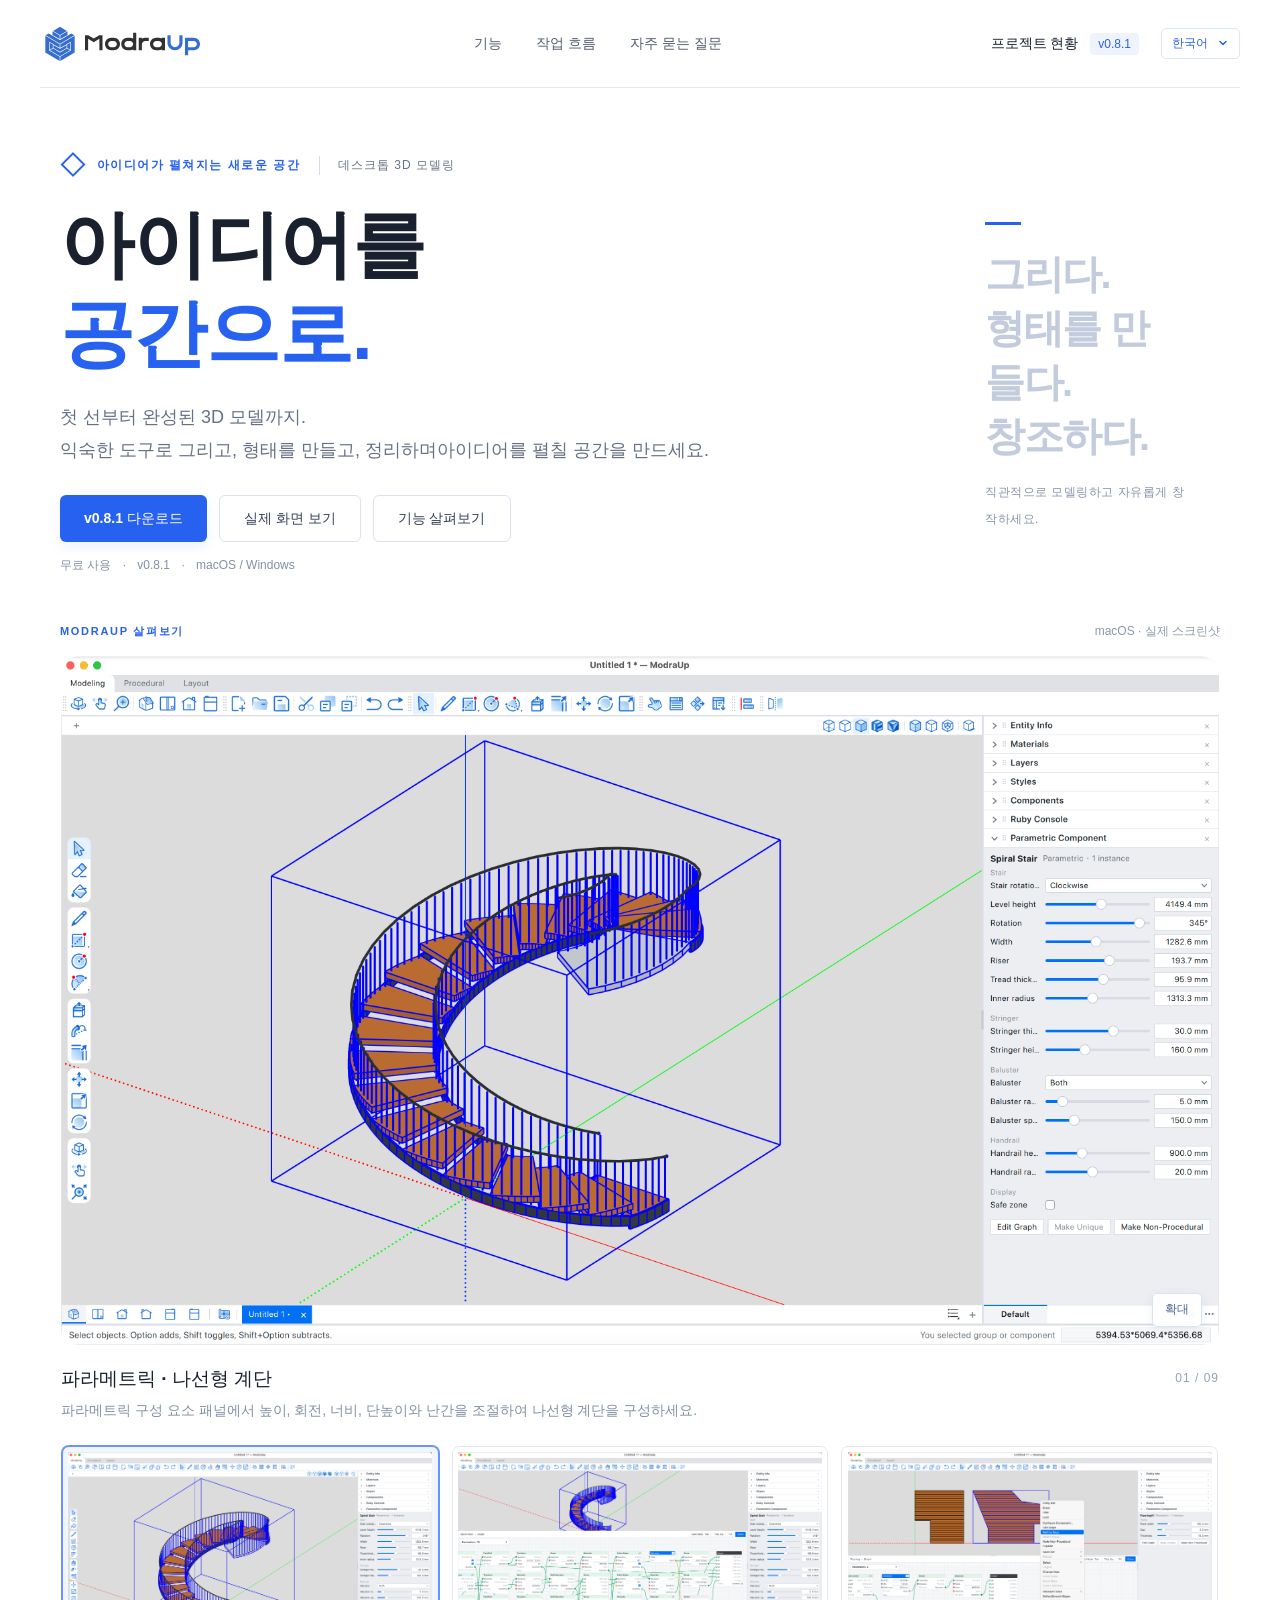
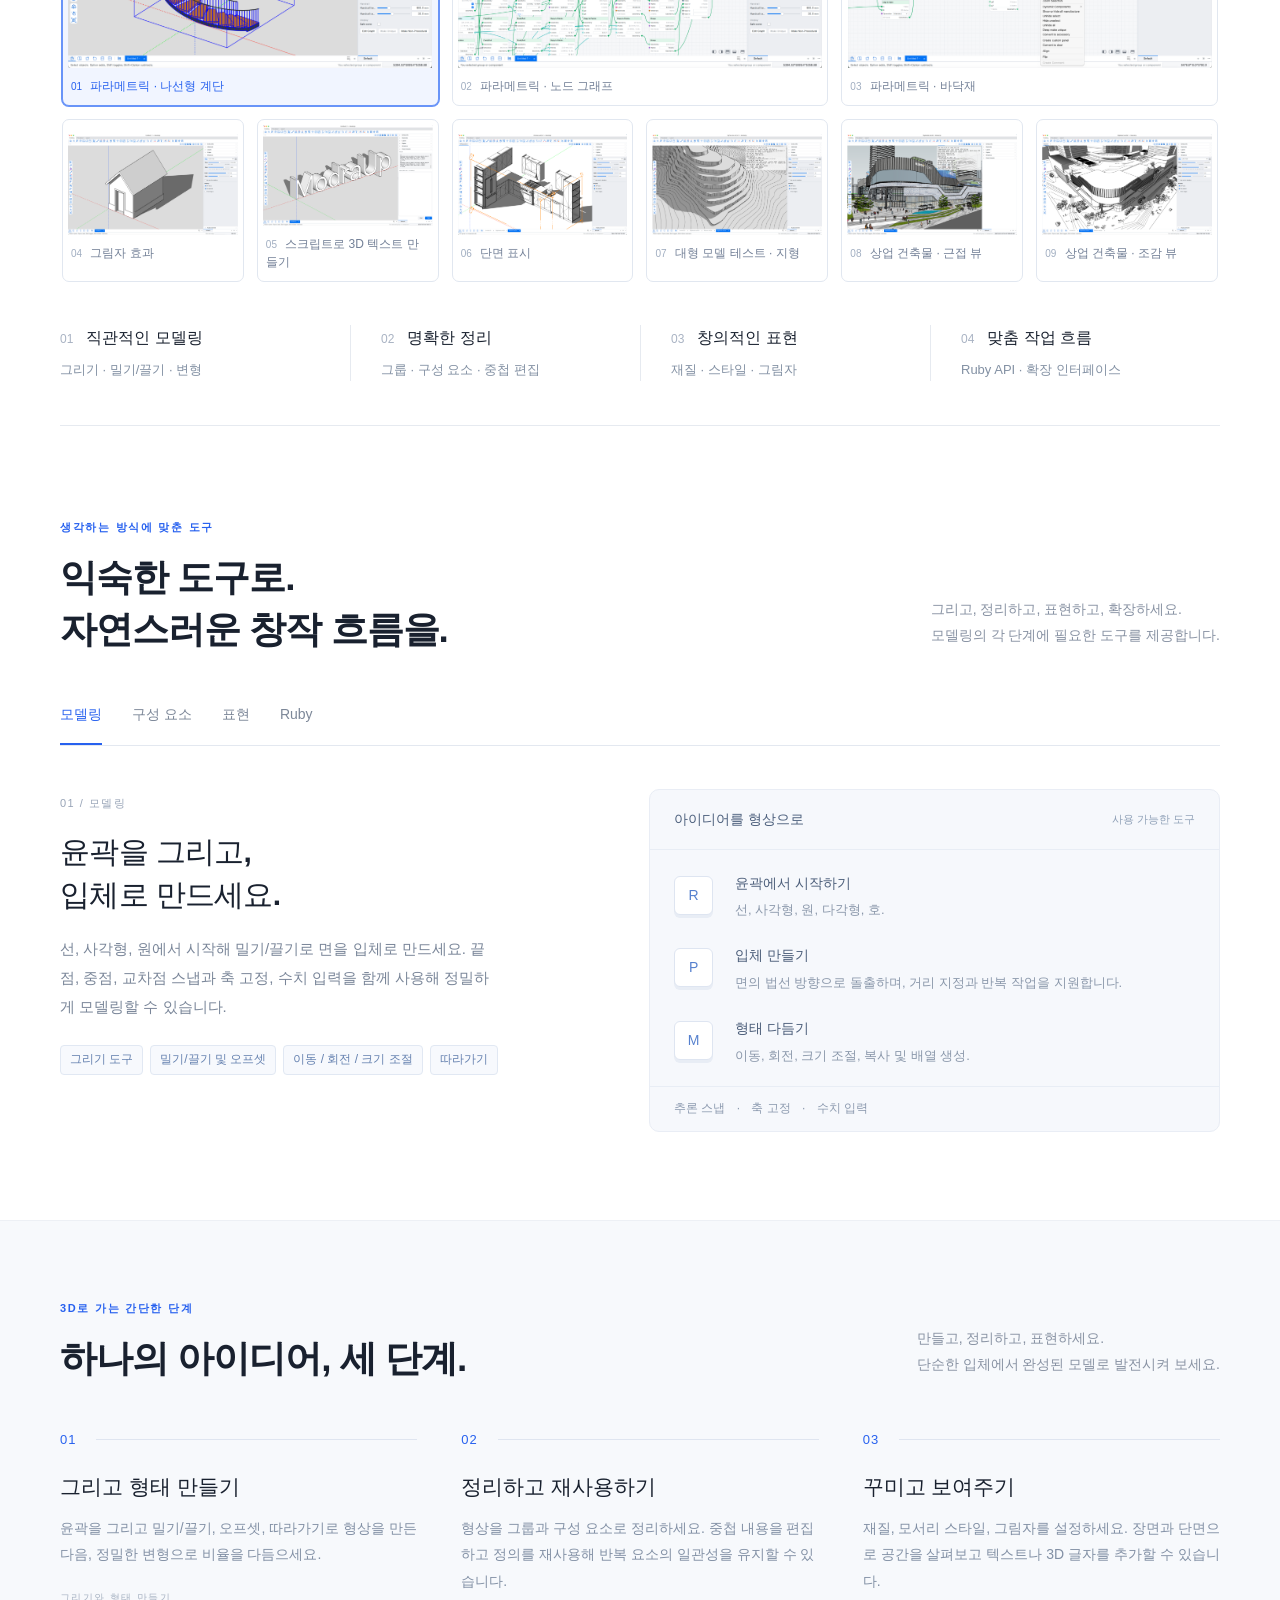
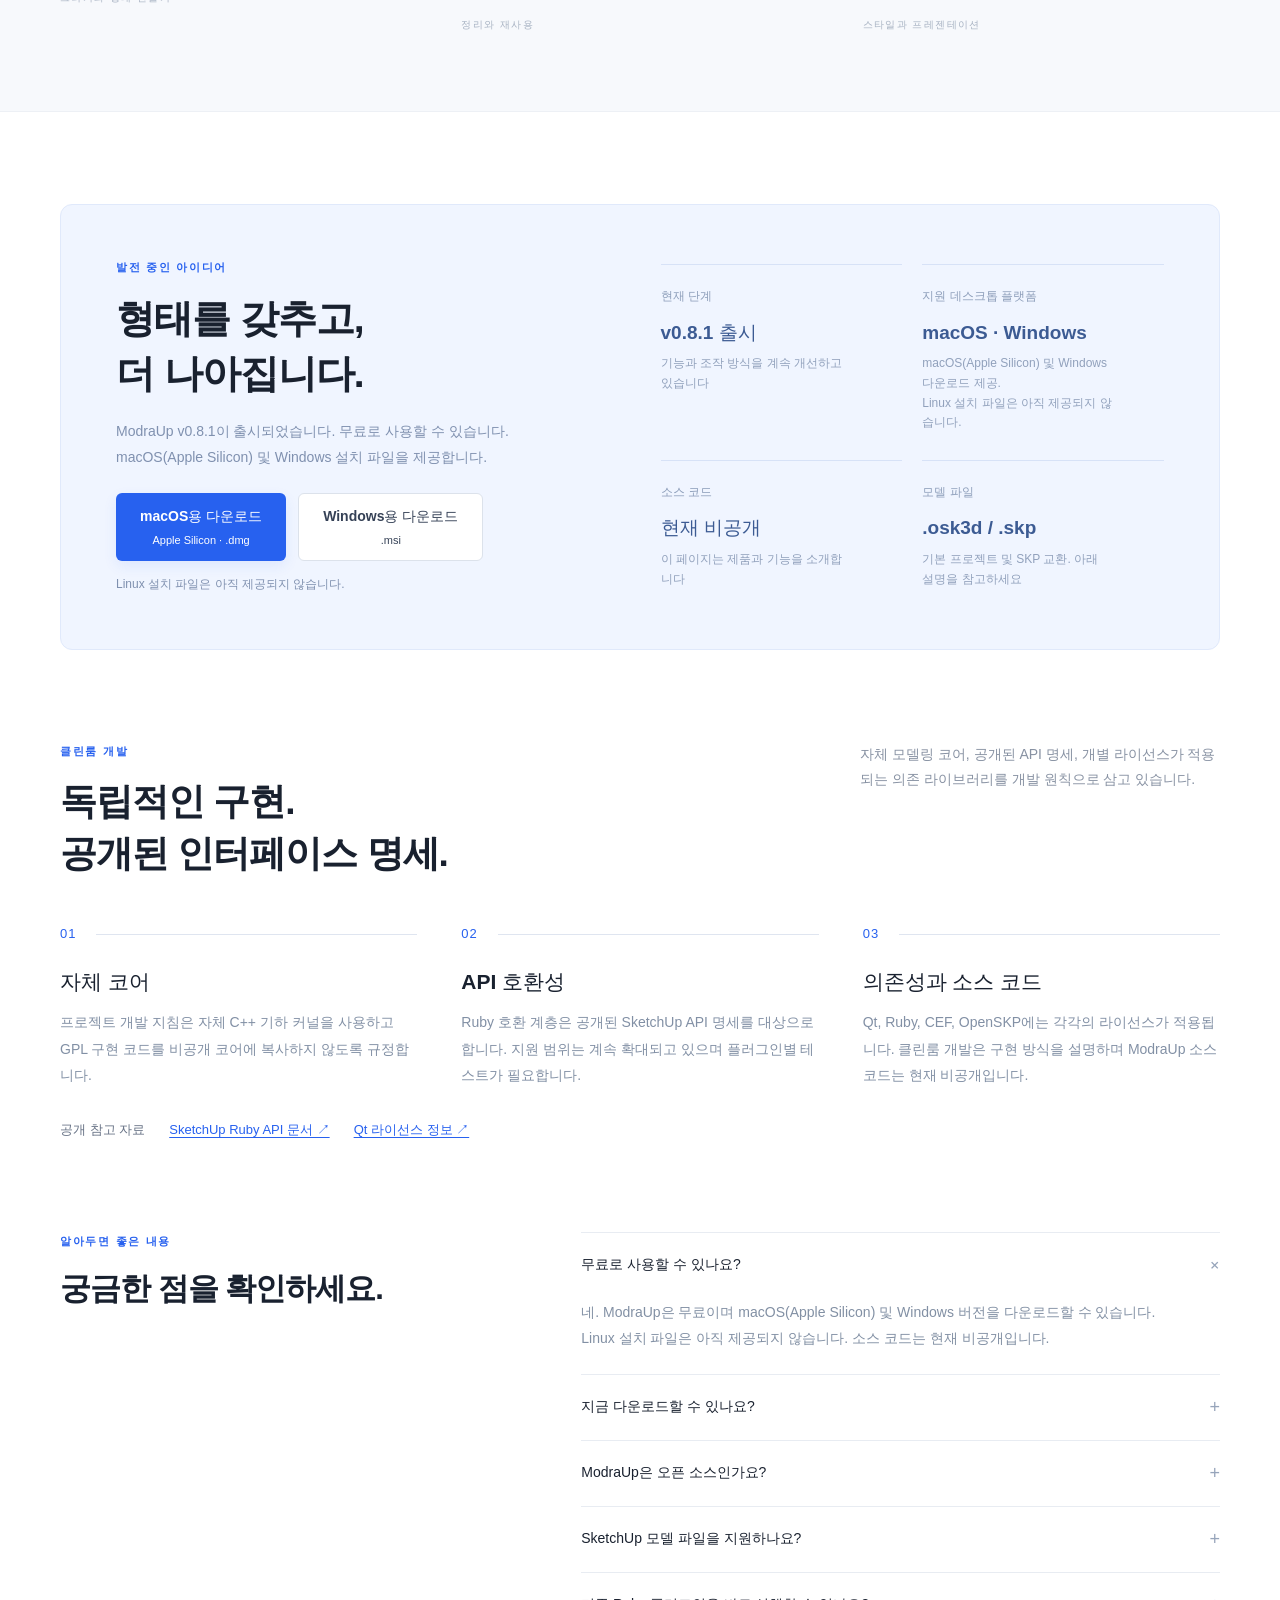
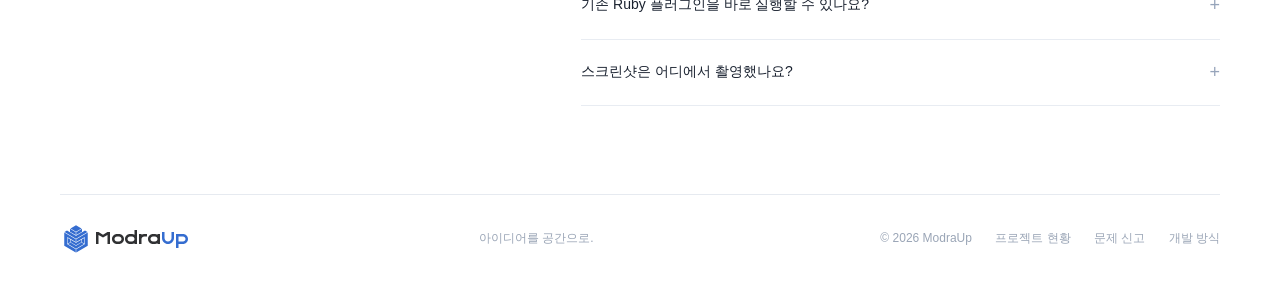
<file: ko.html>
<!doctype html>
<html lang="ko">
<head>
  <meta charset="utf-8">
  <meta name="viewport" content="width=device-width,initial-scale=1">
  <meta name="description" content="ModraUp v0.8.1이 출시되었습니다. 무료 3D 모델링 도구의 macOS(Apple Silicon) 및 Windows 버전을 다운로드하세요. Linux 버전은 아직 제공되지 않습니다.">
  <meta name="theme-color" content="#2761ef">
  <title>ModraUp — 아이디어를 공간으로.</title>
  <link rel="alternate" hreflang="zh-CN" href="zh-cn.html">
  <link rel="alternate" hreflang="zh-Hant" href="zh-hant.html">
  <link rel="alternate" hreflang="en" href="index.html">
  <link rel="alternate" hreflang="es" href="es.html">
  <link rel="alternate" hreflang="fr" href="fr.html">
  <link rel="alternate" hreflang="ja" href="ja.html">
  <link rel="alternate" hreflang="ko" href="ko.html">
  <link rel="alternate" hreflang="x-default" href="index.html">
  <link rel="icon" type="image/svg+xml" href="assets/favicon.svg">
  <link rel="stylesheet" href="styles.css">
  <script src="locale-extra.js" defer></script>
  <script src="demo.js" defer></script>
</head>
<body>
  <header class="header">
    <a href="#" class="brand" aria-label="ModraUp 홈"><img src="assets/logo.svg" alt="ModraUp" width="132" height="32"></a>
    <nav aria-label="주 메뉴"><a href="#features">기능</a><a href="#workflow">작업 흐름</a><a href="#questions">자주 묻는 질문</a></nav>
    <div class="header-actions"><a class="header-link" href="#project">프로젝트 현황 <span class="version">v0.8.1</span></a><details class="language-picker"><summary aria-label="언어 선택">한국어<span aria-hidden="true">⌄</span></summary><nav class="language-menu" aria-label="언어 선택"><a href="zh-cn.html" lang="zh-CN" hreflang="zh-CN">简体中文</a><a href="zh-hant.html" lang="zh-Hant" hreflang="zh-Hant">繁體中文</a><a href="index.html" lang="en" hreflang="en">English</a><a href="es.html" lang="es" hreflang="es">Español</a><a href="fr.html" lang="fr" hreflang="fr">Français</a><a href="ja.html" lang="ja" hreflang="ja">日本語</a><a href="ko.html" lang="ko" hreflang="ko" aria-current="page">한국어</a></nav></details></div>
  </header>
  <main>
    <section class="hero wrap">
      <div class="eyebrow"><span class="small-cube">◇</span> 아이디어가 펼쳐지는 새로운 공간 <span class="hero-tag">데스크톱 3D 모델링</span></div>
      <div class="hero-row"><div><h1>아이디어를<br> <span class="blue">공간으로.</span></h1><p class="hero-copy">첫 선부터 완성된 3D 모델까지.<br>익숙한 도구로 그리고, 형태를 만들고, 정리하며<br class="mobile-break">아이디어를 펼칠 공간을 만드세요.</p><div class="hero-actions"><a class="button primary" href="#download">v0.8.1 다운로드</a><a class="button secondary" href="#demo">실제 화면 보기</a><a class="button secondary" href="#features">기능 살펴보기</a></div><p class="hero-note">무료 사용 <span>·</span> v0.8.1 <span>·</span> macOS / Windows</p></div><div class="hero-aside"><span class="aside-rule"></span><p>그리다.<br>형태를 만들다.<br>창조하다.</p><span>직관적으로 모델링하고 자유롭게 창작하세요.</span></div></div>
    </section>

    <section class="demo-section wrap parametric-gallery" id="demo" aria-label="앱 스크린샷">
      <div class="gallery-heading"><span class="section-kicker">MODRAUP 살펴보기</span><span class="real-capture">macOS · 실제 스크린샷</span></div>
      <figure class="screenshot-panel" id="screenshot-panel" role="tabpanel" aria-labelledby="shot-tab-0">
        <button class="screenshot-open" id="screenshot-open" aria-label="확대: 파라메트릭 · 나선형 계단" aria-haspopup="dialog"><span class="capture-frame"><img id="screenshot-main" class="capture-image" src="assets/ParamtricComponets1.png" alt="ModraUp 실제 화면: 나선형 계단과 파라메트릭 구성 요소 설정" width="3456" height="2054" fetchpriority="high"><span class="paint-recolor" aria-hidden="true" hidden></span></span><span class="screenshot-zoom">확대</span></button>
        <figcaption class="screenshot-caption"><div aria-live="polite"><h2 id="screenshot-title">파라메트릭 · 나선형 계단</h2><p id="screenshot-description">파라메트릭 구성 요소 패널에서 높이, 회전, 너비, 단높이와 난간을 조절하여 나선형 계단을 구성하세요.</p></div><span id="screenshot-count">01 / 09</span></figcaption>
      </figure>
      <div class="screenshot-tabs" role="tablist" aria-label="스크린샷 종류">
        <button class="screenshot-tab" id="shot-tab-0" role="tab" aria-selected="true" aria-controls="screenshot-panel" data-screenshot="0" tabindex="0"><span class="capture-frame"><img src="assets/ParamtricComponets1.png" class="capture-image" alt="" width="3456" height="2054" loading="lazy"></span><span><b>01</b> 파라메트릭 · 나선형 계단</span></button>
        <button class="screenshot-tab" id="shot-tab-1" role="tab" aria-selected="false" aria-controls="screenshot-panel" data-screenshot="1" tabindex="-1"><span class="capture-frame"><img src="assets/ParamtricComponets2.png" class="capture-image" alt="" width="3456" height="2054" loading="lazy"></span><span><b>02</b> 파라메트릭 · 노드 그래프</span></button>
        <button class="screenshot-tab" id="shot-tab-2" role="tab" aria-selected="false" aria-controls="screenshot-panel" data-screenshot="2" tabindex="-1"><span class="capture-frame"><img src="assets/ParamtricComponets3.png" class="capture-image" alt="" width="3456" height="2054" loading="lazy"></span><span><b>03</b> 파라메트릭 · 바닥재</span></button>
        <button class="screenshot-tab" id="shot-tab-3" role="tab" aria-selected="false" aria-controls="screenshot-panel" data-screenshot="3" tabindex="-1"><span class="capture-frame"><img src="assets/SmallHouse.png" class="capture-image" alt="" width="3456" height="2052" loading="lazy"><span class="paint-recolor" aria-hidden="true"></span></span><span><b>04</b> 그림자 효과</span></button>
        <button class="screenshot-tab" id="shot-tab-4" role="tab" aria-selected="false" aria-controls="screenshot-panel" data-screenshot="4" tabindex="-1"><span class="capture-frame"><img src="assets/Add3DText.png" class="capture-image" alt="" width="3456" height="2052" loading="lazy"><span class="paint-recolor" aria-hidden="true"></span></span><span><b>05</b> 스크립트로 3D 텍스트 만들기</span></button>
        <button class="screenshot-tab" id="shot-tab-5" role="tab" aria-selected="false" aria-controls="screenshot-panel" data-screenshot="5" tabindex="-1"><span class="capture-frame"><img src="assets/Secion.png" class="capture-image" alt="" width="3456" height="2052" loading="lazy"><span class="paint-recolor" aria-hidden="true"></span></span><span><b>06</b> 단면 표시</span></button>
        <button class="screenshot-tab" id="shot-tab-6" role="tab" aria-selected="false" aria-controls="screenshot-panel" data-screenshot="6" tabindex="-1"><span class="capture-frame"><img src="assets/BigTerrain.png" class="capture-image" alt="" width="3456" height="2052" loading="lazy"><span class="paint-recolor" aria-hidden="true"></span></span><span><b>07</b> 대형 모델 테스트 · 지형</span></button>
        <button class="screenshot-tab" id="shot-tab-7" role="tab" aria-selected="false" aria-controls="screenshot-panel" data-screenshot="7" tabindex="-1"><span class="capture-frame"><img src="assets/BigModel-1.png" class="capture-image" alt="" width="3456" height="2052" loading="lazy"><span class="paint-recolor" aria-hidden="true"></span></span><span><b>08</b> 상업 건축물 · 근접 뷰</span></button>
        <button class="screenshot-tab" id="shot-tab-8" role="tab" aria-selected="false" aria-controls="screenshot-panel" data-screenshot="8" tabindex="-1"><span class="capture-frame"><img src="assets/BigModel-2.png" class="capture-image" alt="" width="3456" height="2052" loading="lazy"><span class="paint-recolor" aria-hidden="true"></span></span><span><b>09</b> 상업 건축물 · 조감 뷰</span></button>
      </div>
      <dialog class="screenshot-dialog" id="screenshot-dialog" aria-labelledby="lightbox-title">
        <div class="lightbox-header"><h2 id="lightbox-title">파라메트릭 · 나선형 계단</h2><div><a id="screenshot-original" href="assets/ParamtricComponets1.png" target="_blank" rel="noopener">원본 열기</a><button id="lightbox-close" autofocus>닫기</button></div></div>
        <div class="lightbox-stage"><span class="capture-frame"><img id="lightbox-image" class="capture-image" src="assets/ParamtricComponets1.png" alt="ModraUp 실제 화면: 나선형 계단과 파라메트릭 구성 요소 설정" width="3456" height="2054"><span class="paint-recolor" aria-hidden="true" hidden></span></span></div>
        <div class="lightbox-footer"><button id="screenshot-previous">이전</button><span id="lightbox-count" aria-live="polite">01 / 09</span><button id="screenshot-next">다음</button></div>
      </dialog>
    </section>

    <section class="capability-strip wrap" aria-label="주요 기능"><div><span>01</span><strong>직관적인 모델링</strong><p>그리기 · 밀기/끌기 · 변형</p></div><div><span>02</span><strong>명확한 정리</strong><p>그룹 · 구성 요소 · 중첩 편집</p></div><div><span>03</span><strong>창의적인 표현</strong><p>재질 · 스타일 · 그림자</p></div><div><span>04</span><strong>맞춤 작업 흐름</strong><p>Ruby API · 확장 인터페이스</p></div></section>

    <section class="features wrap section" id="features"><div class="section-heading"><div><p class="section-kicker">생각하는 방식에 맞춘 도구</p><h2>익숙한 도구로.<br>자연스러운 창작 흐름을.</h2></div><p>그리고, 정리하고, 표현하고, 확장하세요.<br>모델링의 각 단계에 필요한 도구를 제공합니다.</p></div>
      <div class="feature-tabs" role="tablist" aria-label="기능 종류"><button id="tab-modeling" role="tab" aria-selected="true" aria-controls="feature-panel" data-feature="modeling">모델링</button><button id="tab-organize" role="tab" aria-selected="false" aria-controls="feature-panel" data-feature="organize" tabindex="-1">구성 요소</button><button id="tab-appearance" role="tab" aria-selected="false" aria-controls="feature-panel" data-feature="appearance" tabindex="-1">표현</button><button id="tab-extend" role="tab" aria-selected="false" aria-controls="feature-panel" data-feature="extend" tabindex="-1">Ruby</button></div>
      <div class="feature-panel" id="feature-panel" role="tabpanel" aria-labelledby="tab-modeling" tabindex="0"><div class="feature-copy"><span class="feature-number" id="feature-number">01 / 모델링</span><h3 id="feature-title">윤곽을 그리고,<br>입체로 만드세요.</h3><p id="feature-description">선, 사각형, 원에서 시작해 밀기/끌기로 면을 입체로 만드세요. 끝점, 중점, 교차점 스냅과 축 고정, 수치 입력을 함께 사용해 정밀하게 모델링할 수 있습니다.</p><div class="feature-tags" id="feature-tags"><span>그리기 도구</span><span>밀기/끌기 및 오프셋</span><span>이동 / 회전 / 크기 조절</span><span>따라가기</span></div></div><div class="feature-detail" id="feature-detail"><div class="detail-head"><span>아이디어를 형상으로</span><span class="detail-badge">사용 가능한 도구</span></div><div class="detail-row"><b>R</b><div><strong>윤곽에서 시작하기</strong><p>선, 사각형, 원, 다각형, 호.</p></div></div><div class="detail-row"><b>P</b><div><strong>입체 만들기</strong><p>면의 법선 방향으로 돌출하며, 거리 지정과 반복 작업을 지원합니다.</p></div></div><div class="detail-row"><b>M</b><div><strong>형태 다듬기</strong><p>이동, 회전, 크기 조절, 복사 및 배열 생성.</p></div></div><div class="detail-footer">추론 스냅 <span>·</span> 축 고정 <span>·</span> 수치 입력</div></div></div>
    </section>

    <section class="workflow-section" id="workflow"><div class="wrap section"><div class="section-heading"><div><p class="section-kicker">3D로 가는 간단한 단계</p><h2>하나의 아이디어, 세 단계.</h2></div><p>만들고, 정리하고, 표현하세요.<br>단순한 입체에서 완성된 모델로 발전시켜 보세요.</p></div><div class="steps"><article><span class="step-no">01 <i></i></span><h3>그리고 형태 만들기</h3><p>윤곽을 그리고 밀기/끌기, 오프셋, 따라가기로 형상을 만든 다음, 정밀한 변형으로 비율을 다듬으세요.</p><span class="step-foot">그리기와 형태 만들기</span></article><article><span class="step-no">02 <i></i></span><h3>정리하고 재사용하기</h3><p>형상을 그룹과 구성 요소로 정리하세요. 중첩 내용을 편집하고 정의를 재사용해 반복 요소의 일관성을 유지할 수 있습니다.</p><span class="step-foot">정리와 재사용</span></article><article><span class="step-no">03 <i></i></span><h3>꾸미고 보여주기</h3><p>재질, 모서리 스타일, 그림자를 설정하세요. 장면과 단면으로 공간을 살펴보고 텍스트나 3D 글자를 추가할 수 있습니다.</p><span class="step-foot">스타일과 프레젠테이션</span></article></div></div></section>

    <section class="project-section wrap section" id="project"><div class="project-card"><div><p class="section-kicker">발전 중인 아이디어</p><h2>형태를 갖추고,<br>더 나아집니다.</h2><p>ModraUp v0.8.1이 출시되었습니다. 무료로 사용할 수 있습니다.<br>macOS(Apple Silicon) 및 Windows 설치 파일을 제공합니다.</p><div class="download-actions" id="download"><a class="button primary" href="https://github.com/modraup/ModraUp/releases/download/v0.8.1/ModraUp-0.8.1-macOS-arm64-adhoc.dmg">macOS용 다운로드 <small>Apple Silicon · .dmg</small></a><a class="button secondary" href="https://github.com/modraup/ModraUp/releases/download/v0.8.1/ModraUp-0.8.1-Windows.msi">Windows용 다운로드 <small>.msi</small></a></div><p class="download-note">Linux 설치 파일은 아직 제공되지 않습니다.</p></div><div class="project-facts"><div><span>현재 단계</span><strong>v0.8.1 출시</strong><p>기능과 조작 방식을 계속 개선하고 있습니다</p></div><div><span>지원 데스크톱 플랫폼</span><strong>macOS · Windows</strong><p>macOS(Apple Silicon) 및 Windows 다운로드 제공.<br>Linux 설치 파일은 아직 제공되지 않습니다.</p></div><div><span>소스 코드</span><strong>현재 비공개</strong><p>이 페이지는 제품과 기능을 소개합니다</p></div><div><span>모델 파일</span><strong>.osk3d / .skp</strong><p>기본 프로젝트 및 SKP 교환. 아래 설명을 참고하세요</p></div></div></div></section>

    <section class="development-section wrap section" id="development" aria-labelledby="development-title">
      <div class="section-heading"><div><p class="section-kicker">클린룸 개발</p><h2 id="development-title">독립적인 구현.<br>공개된 인터페이스 명세.</h2></div><p>자체 모델링 코어, 공개된 API 명세, 개별 라이선스가 적용되는 의존 라이브러리를 개발 원칙으로 삼고 있습니다.</p></div>
      <div class="steps"><article><span class="step-no">01 <i></i></span><h3>자체 코어</h3><p>프로젝트 개발 지침은 자체 C++ 기하 커널을 사용하고 GPL 구현 코드를 비공개 코어에 복사하지 않도록 규정합니다.</p></article><article><span class="step-no">02 <i></i></span><h3>API 호환성</h3><p>Ruby 호환 계층은 공개된 SketchUp API 명세를 대상으로 합니다. 지원 범위는 계속 확대되고 있으며 플러그인별 테스트가 필요합니다.</p></article><article><span class="step-no">03 <i></i></span><h3>의존성과 소스 코드</h3><p>Qt, Ruby, CEF, OpenSKP에는 각각의 라이선스가 적용됩니다. 클린룸 개발은 구현 방식을 설명하며 ModraUp 소스 코드는 현재 비공개입니다.</p></article></div>
      <nav class="development-resources" aria-label="공개 참고 자료"><span>공개 참고 자료</span><a href="https://ruby.sketchup.com/" target="_blank" rel="noopener noreferrer">SketchUp Ruby API 문서 ↗</a><a href="https://doc.qt.io/qt-6/licensing.html" target="_blank" rel="noopener noreferrer">Qt 라이선스 정보 ↗</a></nav>
    </section>

    <section class="faq wrap section" id="questions"><div class="faq-title"><p class="section-kicker">알아두면 좋은 내용</p><h2>궁금한 점을 확인하세요.</h2></div><div class="faq-list"><details open><summary>무료로 사용할 수 있나요?<span>+</span></summary><p>네. ModraUp은 무료이며 macOS(Apple Silicon) 및 Windows 버전을 다운로드할 수 있습니다. Linux 설치 파일은 아직 제공되지 않습니다. 소스 코드는 현재 비공개입니다.</p></details><details><summary>지금 다운로드할 수 있나요?<span>+</span></summary><p>네. v0.8.1이 출시되었습니다. macOS(Apple Silicon, .dmg) 또는 Windows(.msi) 설치 파일을 다운로드할 수 있습니다. Linux 설치 파일은 아직 제공되지 않습니다. <a href="#download">다운로드로 이동</a></p></details><details><summary>ModraUp은 오픈 소스인가요?<span>+</span></summary><p>소스 코드는 현재 비공개입니다. 공개 계획이 생기면 별도로 안내하겠습니다.</p></details><details><summary>SketchUp 모델 파일을 지원하나요?<span>+</span></summary><p>OpenSKP로 .skp를 가져오고 내보낼 수 있으며 기본 프로젝트 형식은 .osk3d입니다. SKP 교환은 모든 기능을 지원하지 않습니다. 단면 개체가 포함된 모델은 .osk3d로 저장해야 하며, 모델과 장면의 그림자 설정은 SKP로 내보낸 뒤 다시 가져올 때 완전히 유지되지 않습니다.</p></details><details><summary>기존 Ruby 플러그인을 바로 실행할 수 있나요?<span>+</span></summary><p>SketchUp과 같은 이름의 Ruby API를 구현 중이며 확장 기능 로딩, Ruby 콘솔, 도구 모음, HTML 확장 인터페이스를 포함합니다. API 지원 범위와 동작이 아직 완전하지 않아 플러그인별 테스트가 필요합니다. 완전한 호환성은 보장하지 않습니다.</p></details><details><summary>스크린샷은 어디에서 촬영했나요?<span>+</span></summary><p>아홉 장 모두 macOS에서 실행한 ModraUp의 실제 화면입니다. 집의 그림자, 스크립트로 만든 3D 텍스트, 단면, 대형 지형 모델, 대형 상업 건축물의 두 가지 실외 뷰를 보여줍니다. 모델 테스트는 특정 장면의 결과이며 모든 모델의 성능을 나타내지는 않습니다. 새 이미지는 파라메트릭 나선형 계단, 노드 그래프와 면의 윤곽에 맞춘 바닥재를 보여줍니다.</p></details></div></section>
  </main>
  <footer class="footer wrap"><a href="#" class="brand"><img src="assets/logo.svg" alt="ModraUp" width="132" height="32"></a><span>아이디어를 공간으로.</span><span>© <span id="year">2026</span> ModraUp <a href="#project">프로젝트 현황</a> <a href="https://github.com/modraup/ModraUp/issues" target="_blank" rel="noopener noreferrer">문제 신고</a> <a href="#development">개발 방식</a></span></footer>
</body>
</html>
</file>
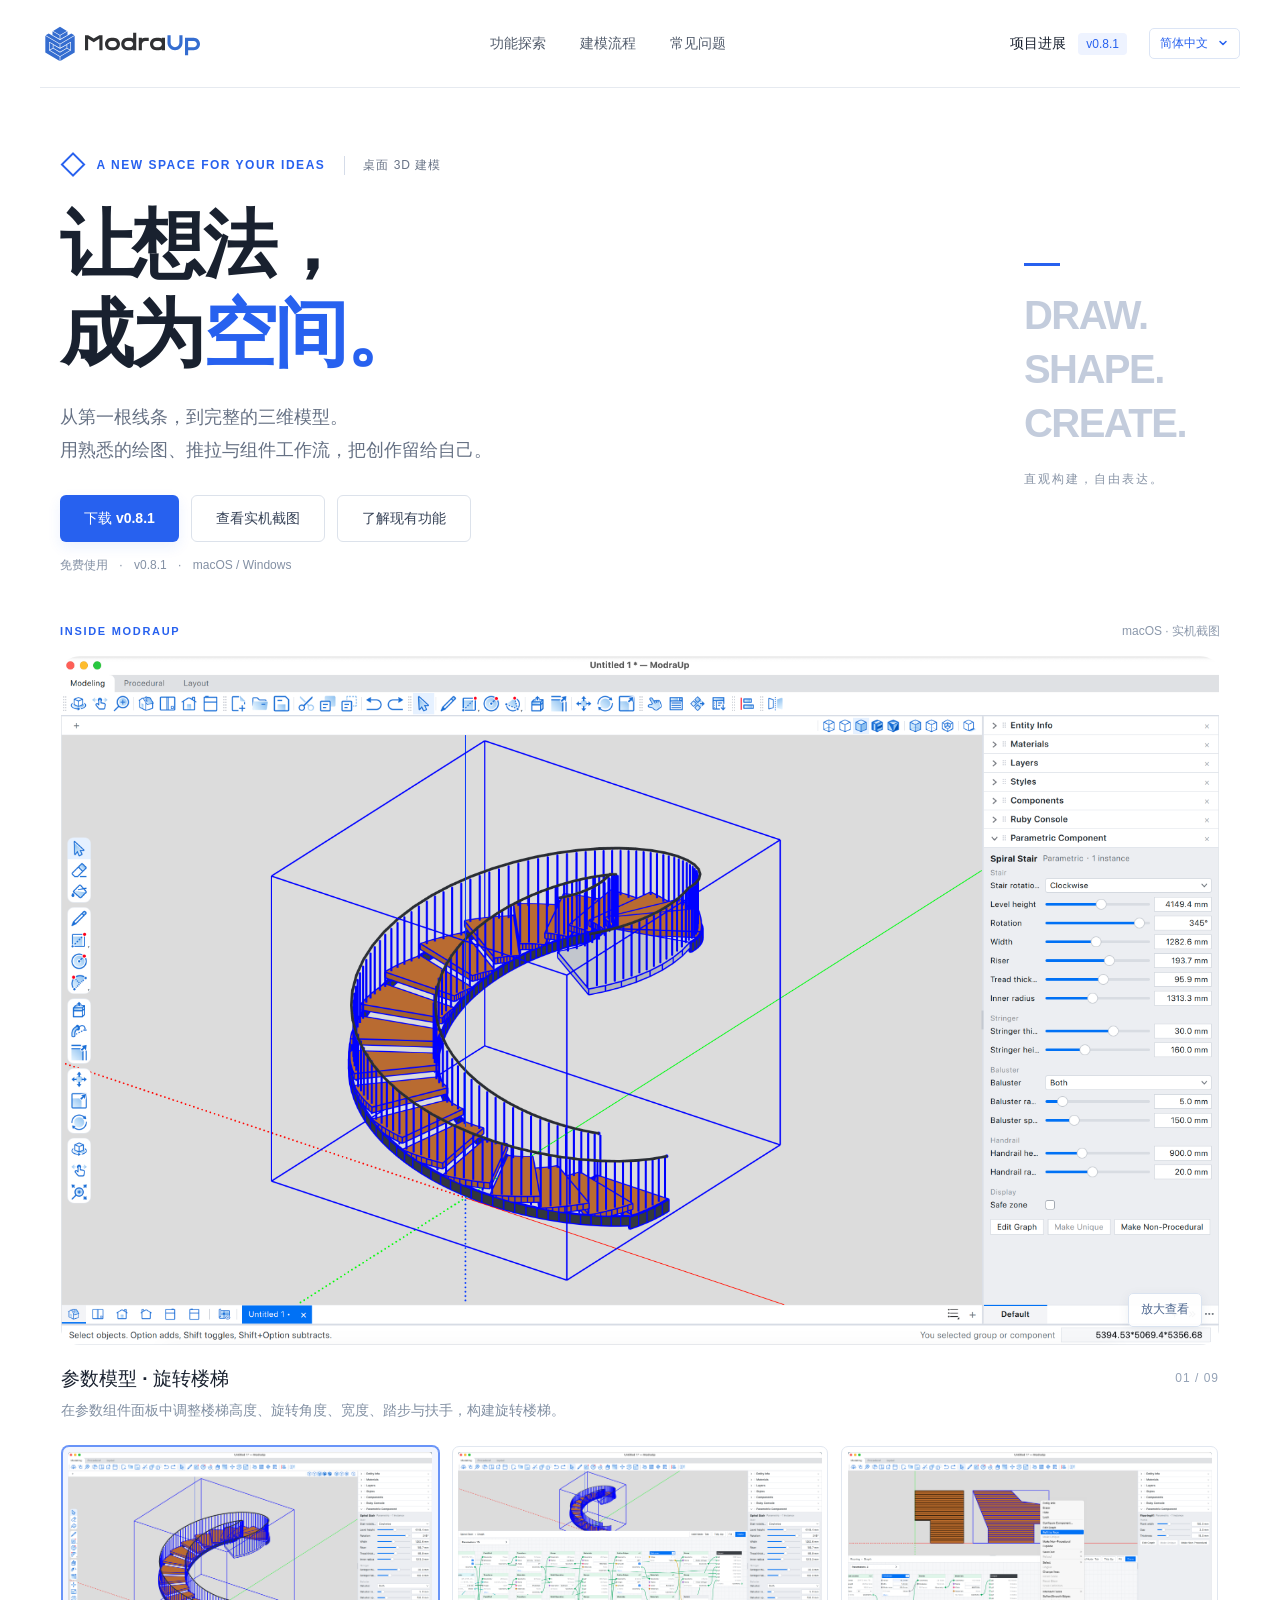
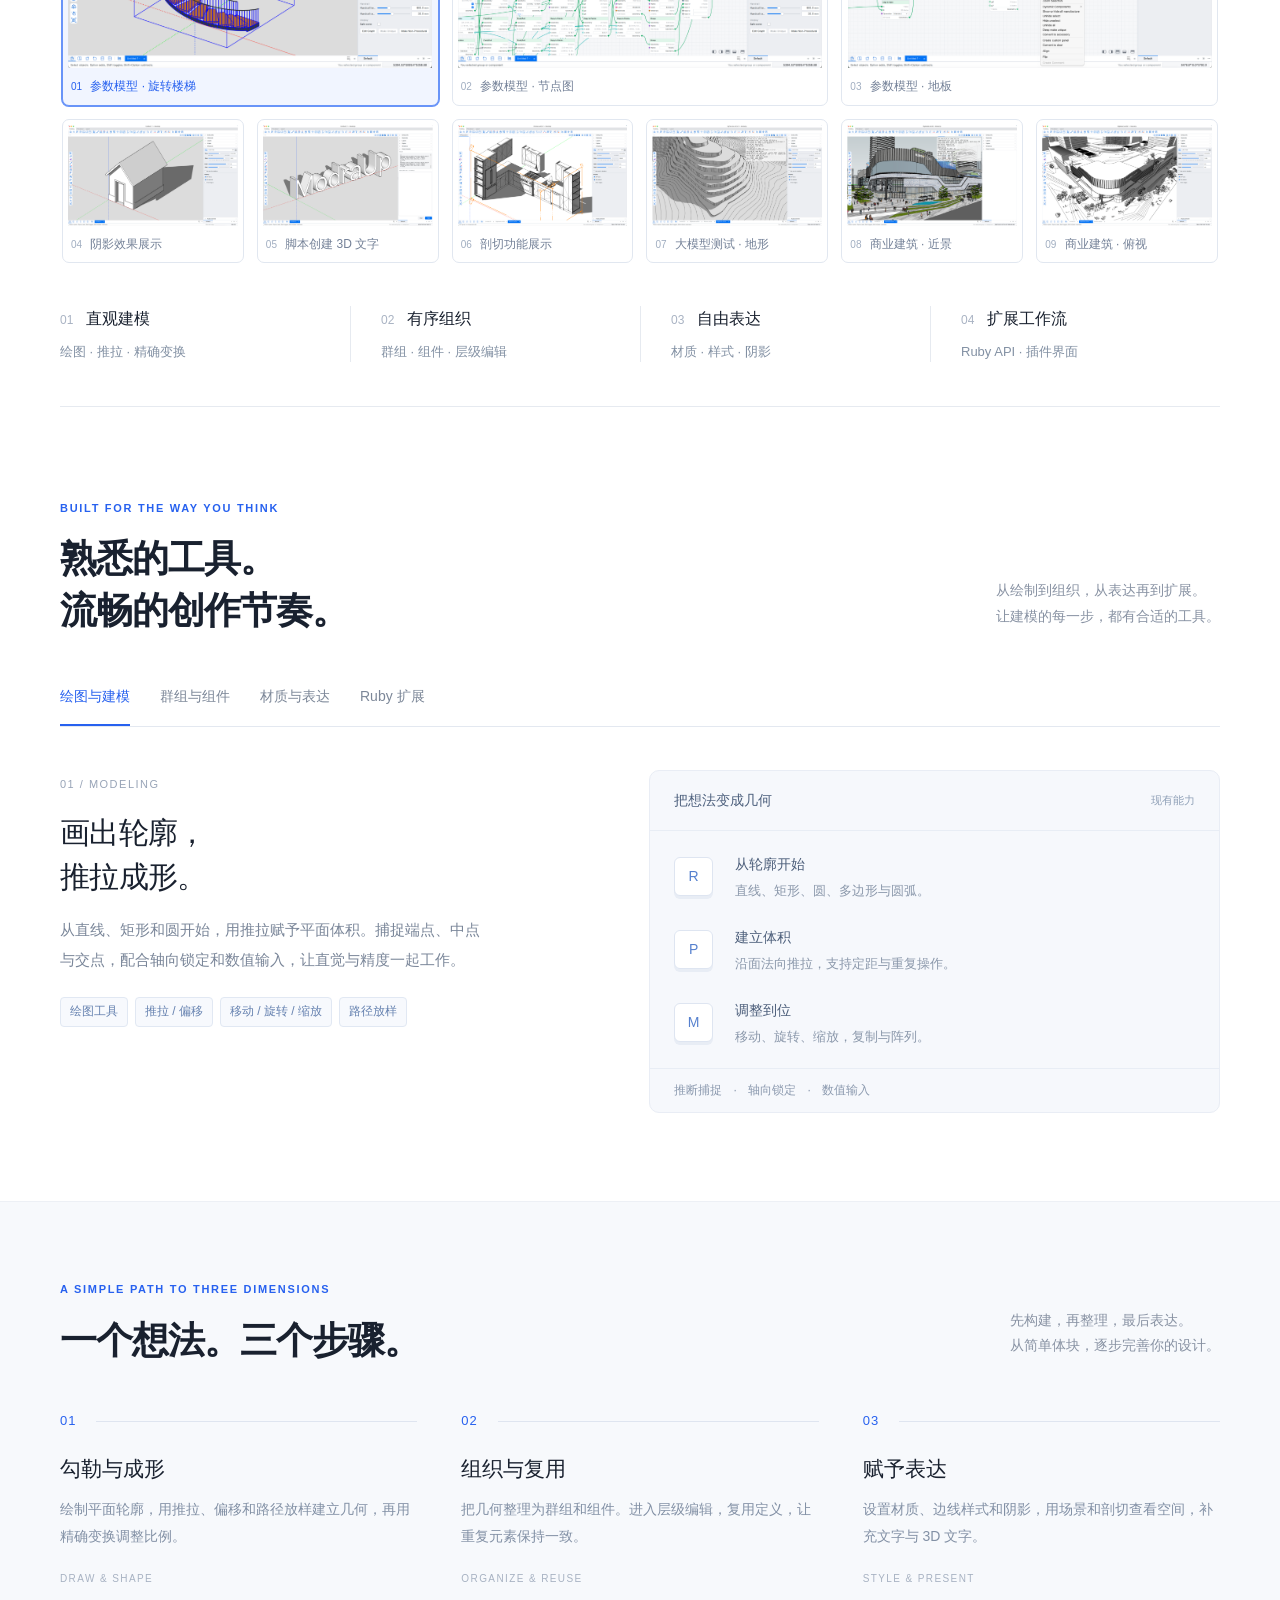
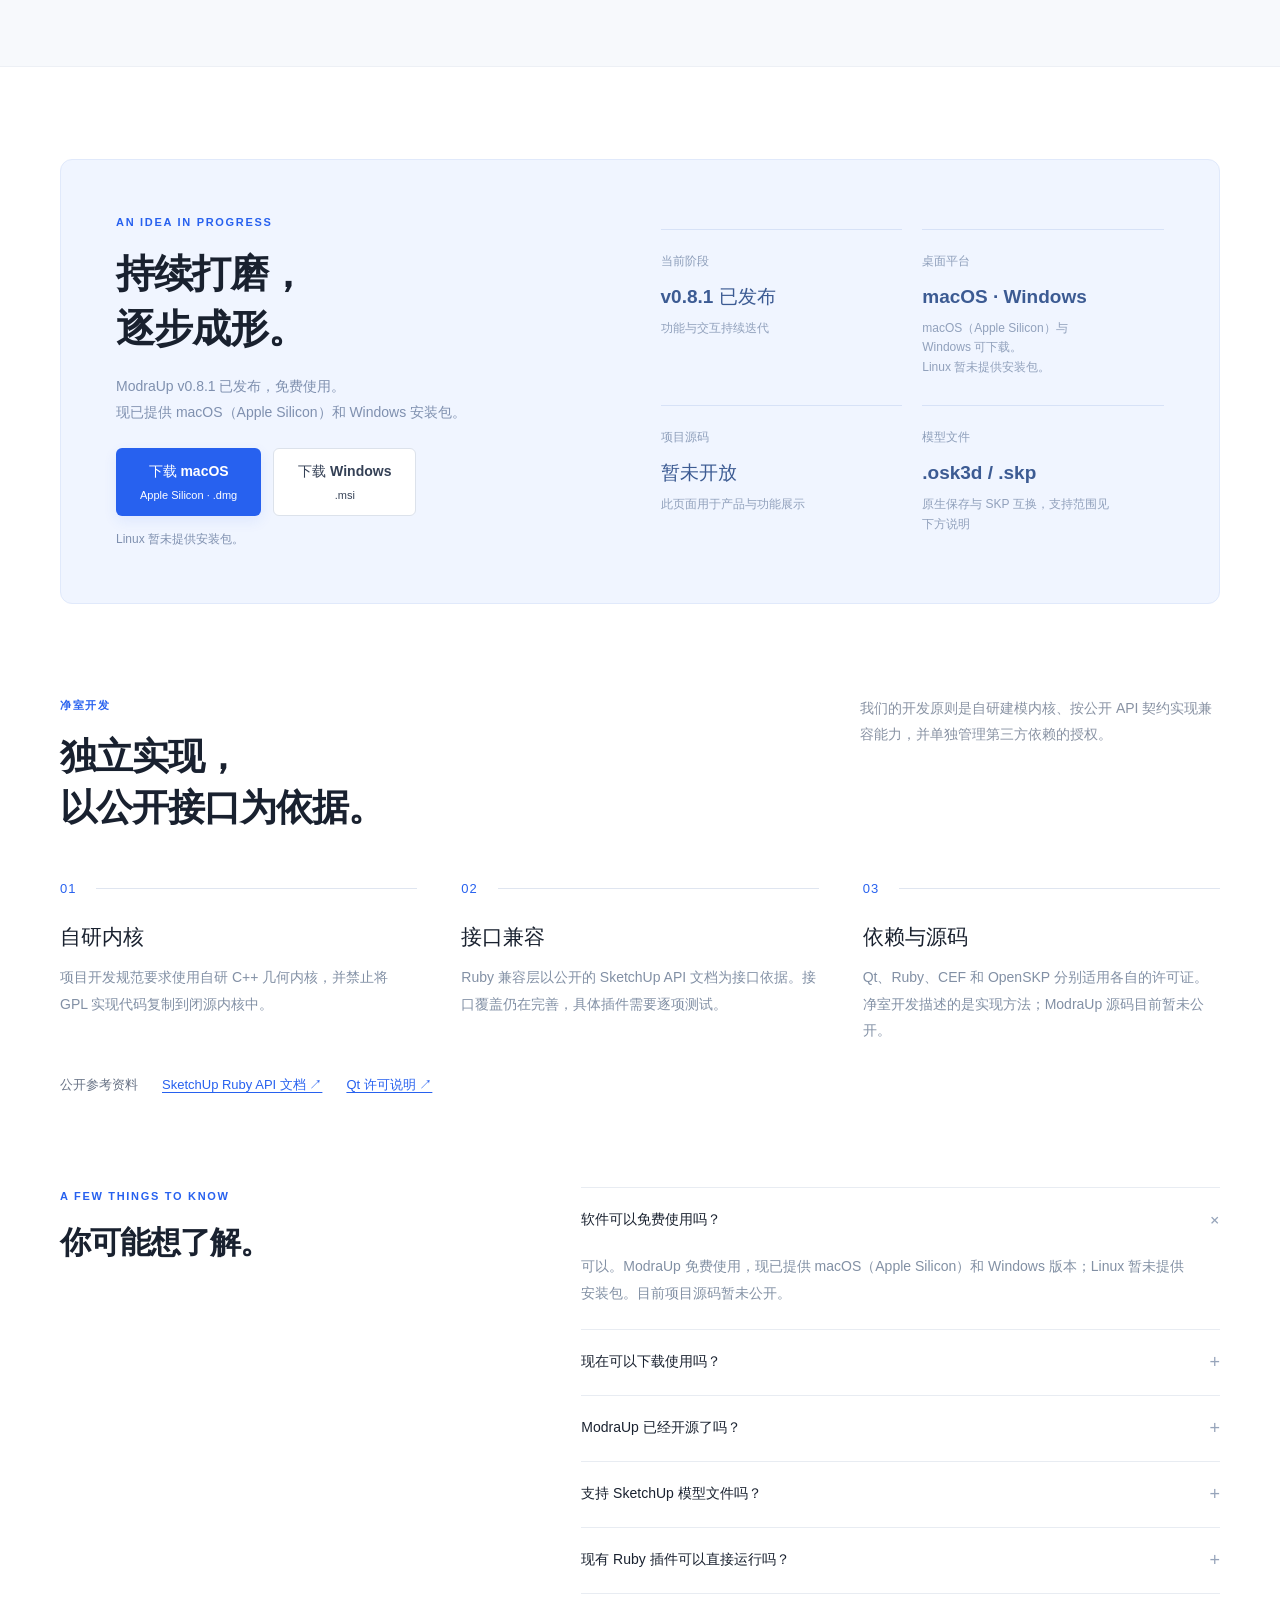
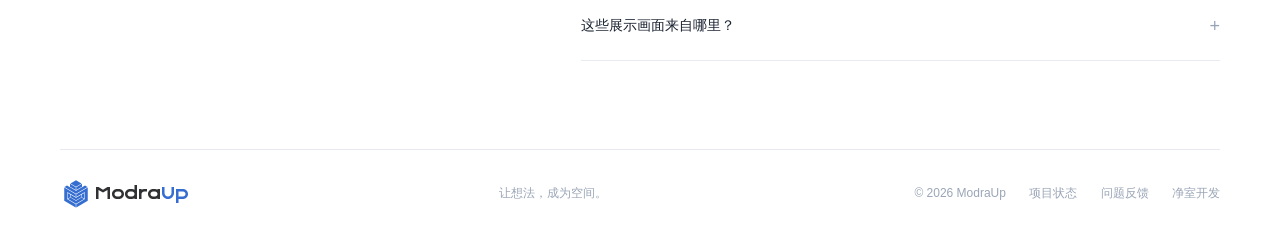
<file: zh-cn.html>
<!doctype html>
<html lang="zh-CN">
<head>
  <meta charset="utf-8">
  <meta name="viewport" content="width=device-width,initial-scale=1">
  <meta name="description" content="ModraUp v0.8.1 已发布，免费使用的桌面 3D 建模工具。下载 macOS（Apple Silicon）和 Windows 版本；Linux 暂未提供安装包。">
  <meta name="theme-color" content="#2761ef">
  <title>ModraUp — 让想法，成为空间。</title>
  <link rel="alternate" hreflang="zh-CN" href="zh-cn.html">
  <link rel="alternate" hreflang="zh-Hant" href="zh-hant.html">
  <link rel="alternate" hreflang="en" href="index.html">
  <link rel="alternate" hreflang="es" href="es.html">
  <link rel="alternate" hreflang="fr" href="fr.html">
  <link rel="alternate" hreflang="ja" href="ja.html">
  <link rel="alternate" hreflang="ko" href="ko.html">
  <link rel="alternate" hreflang="x-default" href="index.html">
  <link rel="icon" type="image/svg+xml" href="assets/favicon.svg">
  <link rel="stylesheet" href="styles.css">
  <script src="demo.js" defer></script>
</head>
<body>
  <header class="header">
    <a href="#" class="brand" aria-label="ModraUp 首页"><img src="assets/logo.svg" alt="ModraUp" width="132" height="32"></a>
    <nav aria-label="主导航"><a href="#features">功能探索</a><a href="#workflow">建模流程</a><a href="#questions">常见问题</a></nav>
    <div class="header-actions"><a class="header-link" href="#project">项目进展 <span class="version">v0.8.1</span></a><details class="language-picker"><summary aria-label="选择语言">简体中文<span aria-hidden="true">⌄</span></summary><nav class="language-menu" aria-label="选择语言"><a href="zh-cn.html" lang="zh-CN" hreflang="zh-CN" aria-current="page">简体中文</a><a href="zh-hant.html" lang="zh-Hant" hreflang="zh-Hant">繁體中文</a><a href="index.html" lang="en" hreflang="en">English</a><a href="es.html" lang="es" hreflang="es">Español</a><a href="fr.html" lang="fr" hreflang="fr">Français</a><a href="ja.html" lang="ja" hreflang="ja">日本語</a><a href="ko.html" lang="ko" hreflang="ko">한국어</a></nav></details></div>
  </header>
  <main>
    <section class="hero wrap">
      <div class="eyebrow"><span class="small-cube">◇</span> A NEW SPACE FOR YOUR IDEAS <span class="hero-tag">桌面 3D 建模</span></div>
      <div class="hero-row"><div><h1>让想法，<br>成为<span class="blue">空间。</span></h1><p class="hero-copy">从第一根线条，到完整的三维模型。<br>用熟悉的绘图、推拉与组件工作流，<br class="mobile-break">把创作留给自己。</p><div class="hero-actions"><a class="button primary" href="#download">下载 v0.8.1</a><a class="button secondary" href="#demo">查看实机截图</a><a class="button secondary" href="#features">了解现有功能</a></div><p class="hero-note">免费使用 <span>·</span> v0.8.1 <span>·</span> macOS / Windows</p></div><div class="hero-aside"><span class="aside-rule"></span><p>DRAW.<br>SHAPE.<br>CREATE.</p><span>直观构建，自由表达。</span></div></div>
    </section>

    <section class="demo-section wrap parametric-gallery" id="demo" aria-label="软件实机截图">
      <div class="gallery-heading"><span class="section-kicker">INSIDE MODRAUP</span><span class="real-capture">macOS · 实机截图</span></div>
      <figure class="screenshot-panel" id="screenshot-panel" role="tabpanel" aria-labelledby="shot-tab-0">
        <button class="screenshot-open" id="screenshot-open" aria-label="放大查看：参数模型 · 旋转楼梯" aria-haspopup="dialog"><span class="capture-frame"><img id="screenshot-main" class="capture-image" src="assets/ParamtricComponets1.png" alt="ModraUp 实机截图：旋转楼梯模型与参数组件控制面板" width="3456" height="2054" fetchpriority="high"><span class="paint-recolor" aria-hidden="true" hidden></span></span><span class="screenshot-zoom">放大查看</span></button>
        <figcaption class="screenshot-caption"><div aria-live="polite"><h2 id="screenshot-title">参数模型 · 旋转楼梯</h2><p id="screenshot-description">在参数组件面板中调整楼梯高度、旋转角度、宽度、踏步与扶手，构建旋转楼梯。</p></div><span id="screenshot-count">01 / 09</span></figcaption>
      </figure>
      <div class="screenshot-tabs" role="tablist" aria-label="实机截图分类">
        <button class="screenshot-tab" id="shot-tab-0" role="tab" aria-selected="true" aria-controls="screenshot-panel" data-screenshot="0" tabindex="0"><span class="capture-frame"><img src="assets/ParamtricComponets1.png" class="capture-image" alt="" width="3456" height="2054" loading="lazy"></span><span><b>01</b> 参数模型 · 旋转楼梯</span></button>
        <button class="screenshot-tab" id="shot-tab-1" role="tab" aria-selected="false" aria-controls="screenshot-panel" data-screenshot="1" tabindex="-1"><span class="capture-frame"><img src="assets/ParamtricComponets2.png" class="capture-image" alt="" width="3456" height="2054" loading="lazy"></span><span><b>02</b> 参数模型 · 节点图</span></button>
        <button class="screenshot-tab" id="shot-tab-2" role="tab" aria-selected="false" aria-controls="screenshot-panel" data-screenshot="2" tabindex="-1"><span class="capture-frame"><img src="assets/ParamtricComponets3.png" class="capture-image" alt="" width="3456" height="2054" loading="lazy"></span><span><b>03</b> 参数模型 · 地板</span></button>
        <button class="screenshot-tab" id="shot-tab-3" role="tab" aria-selected="false" aria-controls="screenshot-panel" data-screenshot="3" tabindex="-1"><span class="capture-frame"><img src="assets/SmallHouse.png" class="capture-image" alt="" width="3456" height="2052" loading="lazy"><span class="paint-recolor" aria-hidden="true"></span></span><span><b>04</b> 阴影效果展示</span></button>
        <button class="screenshot-tab" id="shot-tab-4" role="tab" aria-selected="false" aria-controls="screenshot-panel" data-screenshot="4" tabindex="-1"><span class="capture-frame"><img src="assets/Add3DText.png" class="capture-image" alt="" width="3456" height="2052" loading="lazy"><span class="paint-recolor" aria-hidden="true"></span></span><span><b>05</b> 脚本创建 3D 文字</span></button>
        <button class="screenshot-tab" id="shot-tab-5" role="tab" aria-selected="false" aria-controls="screenshot-panel" data-screenshot="5" tabindex="-1"><span class="capture-frame"><img src="assets/Secion.png" class="capture-image" alt="" width="3456" height="2052" loading="lazy"><span class="paint-recolor" aria-hidden="true"></span></span><span><b>06</b> 剖切功能展示</span></button>
        <button class="screenshot-tab" id="shot-tab-6" role="tab" aria-selected="false" aria-controls="screenshot-panel" data-screenshot="6" tabindex="-1"><span class="capture-frame"><img src="assets/BigTerrain.png" class="capture-image" alt="" width="3456" height="2052" loading="lazy"><span class="paint-recolor" aria-hidden="true"></span></span><span><b>07</b> 大模型测试 · 地形</span></button>
        <button class="screenshot-tab" id="shot-tab-7" role="tab" aria-selected="false" aria-controls="screenshot-panel" data-screenshot="7" tabindex="-1"><span class="capture-frame"><img src="assets/BigModel-1.png" class="capture-image" alt="" width="3456" height="2052" loading="lazy"><span class="paint-recolor" aria-hidden="true"></span></span><span><b>08</b> 商业建筑 · 近景</span></button>
        <button class="screenshot-tab" id="shot-tab-8" role="tab" aria-selected="false" aria-controls="screenshot-panel" data-screenshot="8" tabindex="-1"><span class="capture-frame"><img src="assets/BigModel-2.png" class="capture-image" alt="" width="3456" height="2052" loading="lazy"><span class="paint-recolor" aria-hidden="true"></span></span><span><b>09</b> 商业建筑 · 俯视</span></button>
      </div>
      <dialog class="screenshot-dialog" id="screenshot-dialog" aria-labelledby="lightbox-title">
        <div class="lightbox-header"><h2 id="lightbox-title">参数模型 · 旋转楼梯</h2><div><a id="screenshot-original" href="assets/ParamtricComponets1.png" target="_blank" rel="noopener">打开原图</a><button id="lightbox-close" autofocus>关闭</button></div></div>
        <div class="lightbox-stage"><span class="capture-frame"><img id="lightbox-image" class="capture-image" src="assets/ParamtricComponets1.png" alt="ModraUp 实机截图：旋转楼梯模型与参数组件控制面板" width="3456" height="2054"><span class="paint-recolor" aria-hidden="true" hidden></span></span></div>
        <div class="lightbox-footer"><button id="screenshot-previous">上一张</button><span id="lightbox-count" aria-live="polite">01 / 09</span><button id="screenshot-next">下一张</button></div>
      </dialog>
    </section>

    <section class="capability-strip wrap" aria-label="核心能力"><div><span>01</span><strong>直观建模</strong><p>绘图 · 推拉 · 精确变换</p></div><div><span>02</span><strong>有序组织</strong><p>群组 · 组件 · 层级编辑</p></div><div><span>03</span><strong>自由表达</strong><p>材质 · 样式 · 阴影</p></div><div><span>04</span><strong>扩展工作流</strong><p>Ruby API · 插件界面</p></div></section>

    <section class="features wrap section" id="features"><div class="section-heading"><div><p class="section-kicker">BUILT FOR THE WAY YOU THINK</p><h2>熟悉的工具。<br>流畅的创作节奏。</h2></div><p>从绘制到组织，从表达再到扩展。<br>让建模的每一步，都有合适的工具。</p></div>
      <div class="feature-tabs" role="tablist" aria-label="功能分类"><button id="tab-modeling" role="tab" aria-selected="true" aria-controls="feature-panel" data-feature="modeling">绘图与建模</button><button id="tab-organize" role="tab" aria-selected="false" aria-controls="feature-panel" data-feature="organize" tabindex="-1">群组与组件</button><button id="tab-appearance" role="tab" aria-selected="false" aria-controls="feature-panel" data-feature="appearance" tabindex="-1">材质与表达</button><button id="tab-extend" role="tab" aria-selected="false" aria-controls="feature-panel" data-feature="extend" tabindex="-1">Ruby 扩展</button></div>
      <div class="feature-panel" id="feature-panel" role="tabpanel" aria-labelledby="tab-modeling" tabindex="0"><div class="feature-copy"><span class="feature-number" id="feature-number">01 / MODELING</span><h3 id="feature-title">画出轮廓，<br>推拉成形。</h3><p id="feature-description">从直线、矩形和圆开始，用推拉赋予平面体积。捕捉端点、中点与交点，配合轴向锁定和数值输入，让直觉与精度一起工作。</p><div class="feature-tags" id="feature-tags"><span>绘图工具</span><span>推拉 / 偏移</span><span>移动 / 旋转 / 缩放</span><span>路径放样</span></div></div><div class="feature-detail" id="feature-detail"><div class="detail-head"><span>把想法变成几何</span><span class="detail-badge">现有能力</span></div><div class="detail-row"><b>R</b><div><strong>从轮廓开始</strong><p>直线、矩形、圆、多边形与圆弧。</p></div></div><div class="detail-row"><b>P</b><div><strong>建立体积</strong><p>沿面法向推拉，支持定距与重复操作。</p></div></div><div class="detail-row"><b>M</b><div><strong>调整到位</strong><p>移动、旋转、缩放，复制与阵列。</p></div></div><div class="detail-footer">推断捕捉 <span>·</span> 轴向锁定 <span>·</span> 数值输入</div></div></div>
    </section>

    <section class="workflow-section" id="workflow"><div class="wrap section"><div class="section-heading"><div><p class="section-kicker">A SIMPLE PATH TO THREE DIMENSIONS</p><h2>一个想法。三个步骤。</h2></div><p>先构建，再整理，最后表达。<br>从简单体块，逐步完善你的设计。</p></div><div class="steps"><article><span class="step-no">01 <i></i></span><h3>勾勒与成形</h3><p>绘制平面轮廓，用推拉、偏移和路径放样建立几何，再用精确变换调整比例。</p><span class="step-foot">DRAW & SHAPE</span></article><article><span class="step-no">02 <i></i></span><h3>组织与复用</h3><p>把几何整理为群组和组件。进入层级编辑，复用定义，让重复元素保持一致。</p><span class="step-foot">ORGANIZE & REUSE</span></article><article><span class="step-no">03 <i></i></span><h3>赋予表达</h3><p>设置材质、边线样式和阴影，用场景和剖切查看空间，补充文字与 3D 文字。</p><span class="step-foot">STYLE & PRESENT</span></article></div></div></section>

    <section class="project-section wrap section" id="project"><div class="project-card"><div><p class="section-kicker">AN IDEA IN PROGRESS</p><h2>持续打磨，<br>逐步成形。</h2><p>ModraUp v0.8.1 已发布，免费使用。<br>现已提供 macOS（Apple Silicon）和 Windows 安装包。</p><div class="download-actions" id="download"><a class="button primary" href="https://github.com/modraup/ModraUp/releases/download/v0.8.1/ModraUp-0.8.1-macOS-arm64-adhoc.dmg">下载 macOS <small>Apple Silicon · .dmg</small></a><a class="button secondary" href="https://github.com/modraup/ModraUp/releases/download/v0.8.1/ModraUp-0.8.1-Windows.msi">下载 Windows <small>.msi</small></a></div><p class="download-note">Linux 暂未提供安装包。</p></div><div class="project-facts"><div><span>当前阶段</span><strong>v0.8.1 已发布</strong><p>功能与交互持续迭代</p></div><div><span>桌面平台</span><strong>macOS · Windows</strong><p>macOS（Apple Silicon）与 Windows 可下载。<br>Linux 暂未提供安装包。</p></div><div><span>项目源码</span><strong>暂未开放</strong><p>此页面用于产品与功能展示</p></div><div><span>模型文件</span><strong>.osk3d / .skp</strong><p>原生保存与 SKP 互换，支持范围见下方说明</p></div></div></div></section>

    <section class="development-section wrap section" id="development" aria-labelledby="development-title">
      <div class="section-heading"><div><p class="section-kicker">净室开发</p><h2 id="development-title">独立实现，<br>以公开接口为依据。</h2></div><p>我们的开发原则是自研建模内核、按公开 API 契约实现兼容能力，并单独管理第三方依赖的授权。</p></div>
      <div class="steps"><article><span class="step-no">01 <i></i></span><h3>自研内核</h3><p>项目开发规范要求使用自研 C++ 几何内核，并禁止将 GPL 实现代码复制到闭源内核中。</p></article><article><span class="step-no">02 <i></i></span><h3>接口兼容</h3><p>Ruby 兼容层以公开的 SketchUp API 文档为接口依据。接口覆盖仍在完善，具体插件需要逐项测试。</p></article><article><span class="step-no">03 <i></i></span><h3>依赖与源码</h3><p>Qt、Ruby、CEF 和 OpenSKP 分别适用各自的许可证。净室开发描述的是实现方法；ModraUp 源码目前暂未公开。</p></article></div>
      <nav class="development-resources" aria-label="公开参考资料"><span>公开参考资料</span><a href="https://ruby.sketchup.com/" target="_blank" rel="noopener noreferrer">SketchUp Ruby API 文档 ↗</a><a href="https://doc.qt.io/qt-6/licensing.html" target="_blank" rel="noopener noreferrer">Qt 许可说明 ↗</a></nav>
    </section>

    <section class="faq wrap section" id="questions"><div class="faq-title"><p class="section-kicker">A FEW THINGS TO KNOW</p><h2>你可能想了解。</h2></div><div class="faq-list"><details open><summary>软件可以免费使用吗？<span>+</span></summary><p>可以。ModraUp 免费使用，现已提供 macOS（Apple Silicon）和 Windows 版本；Linux 暂未提供安装包。目前项目源码暂未公开。</p></details><details><summary>现在可以下载使用吗？<span>+</span></summary><p>可以。v0.8.1 已发布，可下载 macOS（Apple Silicon，.dmg）和 Windows（.msi）安装包。Linux 暂未提供安装包。 <a href="#download">前往下载</a></p></details><details><summary>ModraUp 已经开源了吗？<span>+</span></summary><p>目前项目源码暂未公开；如有开放计划，会另行说明。</p></details><details><summary>支持 SketchUp 模型文件吗？<span>+</span></summary><p>支持通过 OpenSKP 导入、导出 .skp 互换文件，原生项目格式为 .osk3d。SKP 互换不覆盖全部特性：含剖切实体的模型需要保存为 .osk3d，模型和场景阴影参数也不会通过 SKP 完整往返。</p></details><details><summary>现有 Ruby 插件可以直接运行吗？<span>+</span></summary><p>项目正在实现与 SketchUp 同名的 Ruby API，已包含扩展加载、Ruby 控制台、工具栏与 HTML 插件界面等能力。API 和行为尚未全部覆盖，具体插件需要逐项验证，暂不承诺完整兼容。</p></details><details><summary>这些展示画面来自哪里？<span>+</span></summary><p>这九张图片均为 ModraUp 的 macOS 实机截图，分别展示小屋阴影、脚本创建 3D 文字、剖切功能、地形大模型，以及室外商业建筑大模型的两种视角。大模型截图记录的是特定场景的测试状态，不代表所有模型的性能表现。 新增图片展示参数化旋转楼梯、节点图与地板组件贴合轮廓。</p></details></div></section>
  </main>
  <footer class="footer wrap"><a href="#" class="brand"><img src="assets/logo.svg" alt="ModraUp" width="132" height="32"></a><span>让想法，成为空间。</span><span>© <span id="year">2026</span> ModraUp <a href="#project">项目状态</a> <a href="https://github.com/modraup/ModraUp/issues" target="_blank" rel="noopener noreferrer">问题反馈</a> <a href="#development">净室开发</a></span></footer>
</body>
</html>
</file>
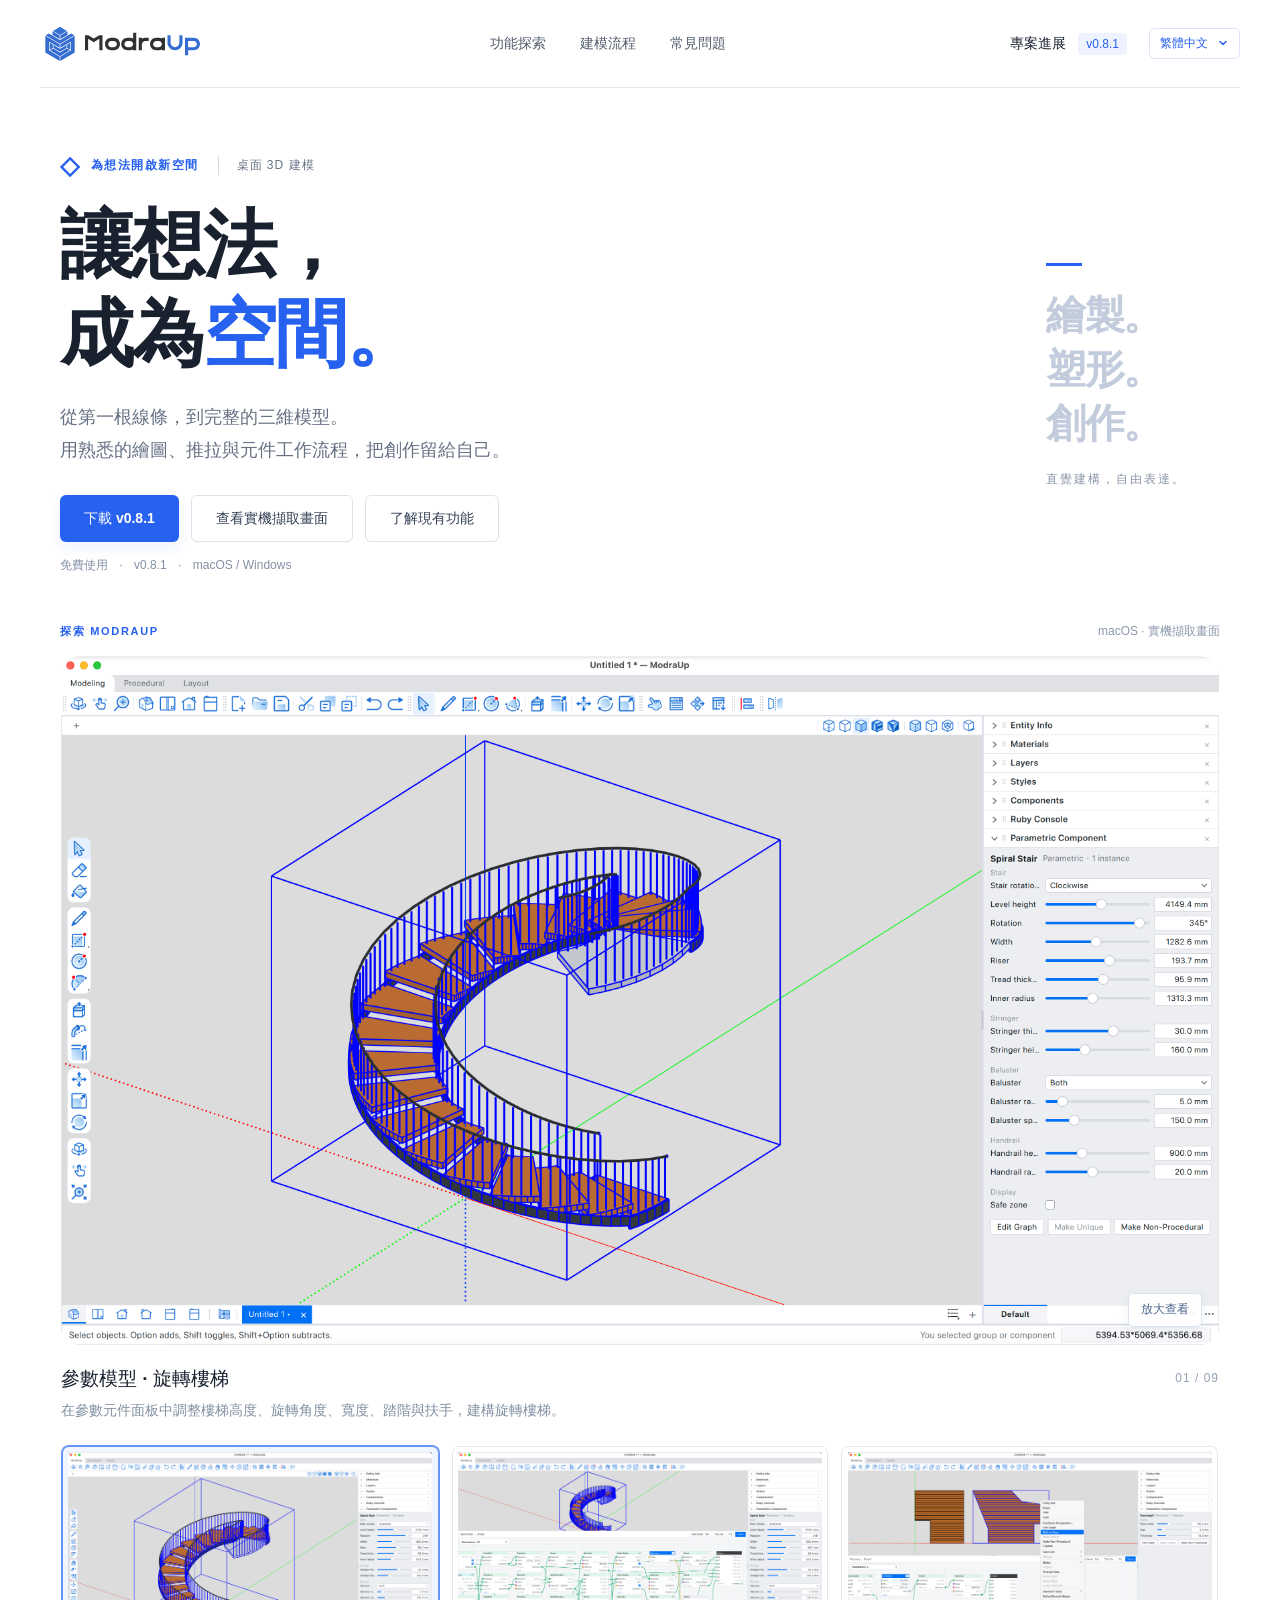
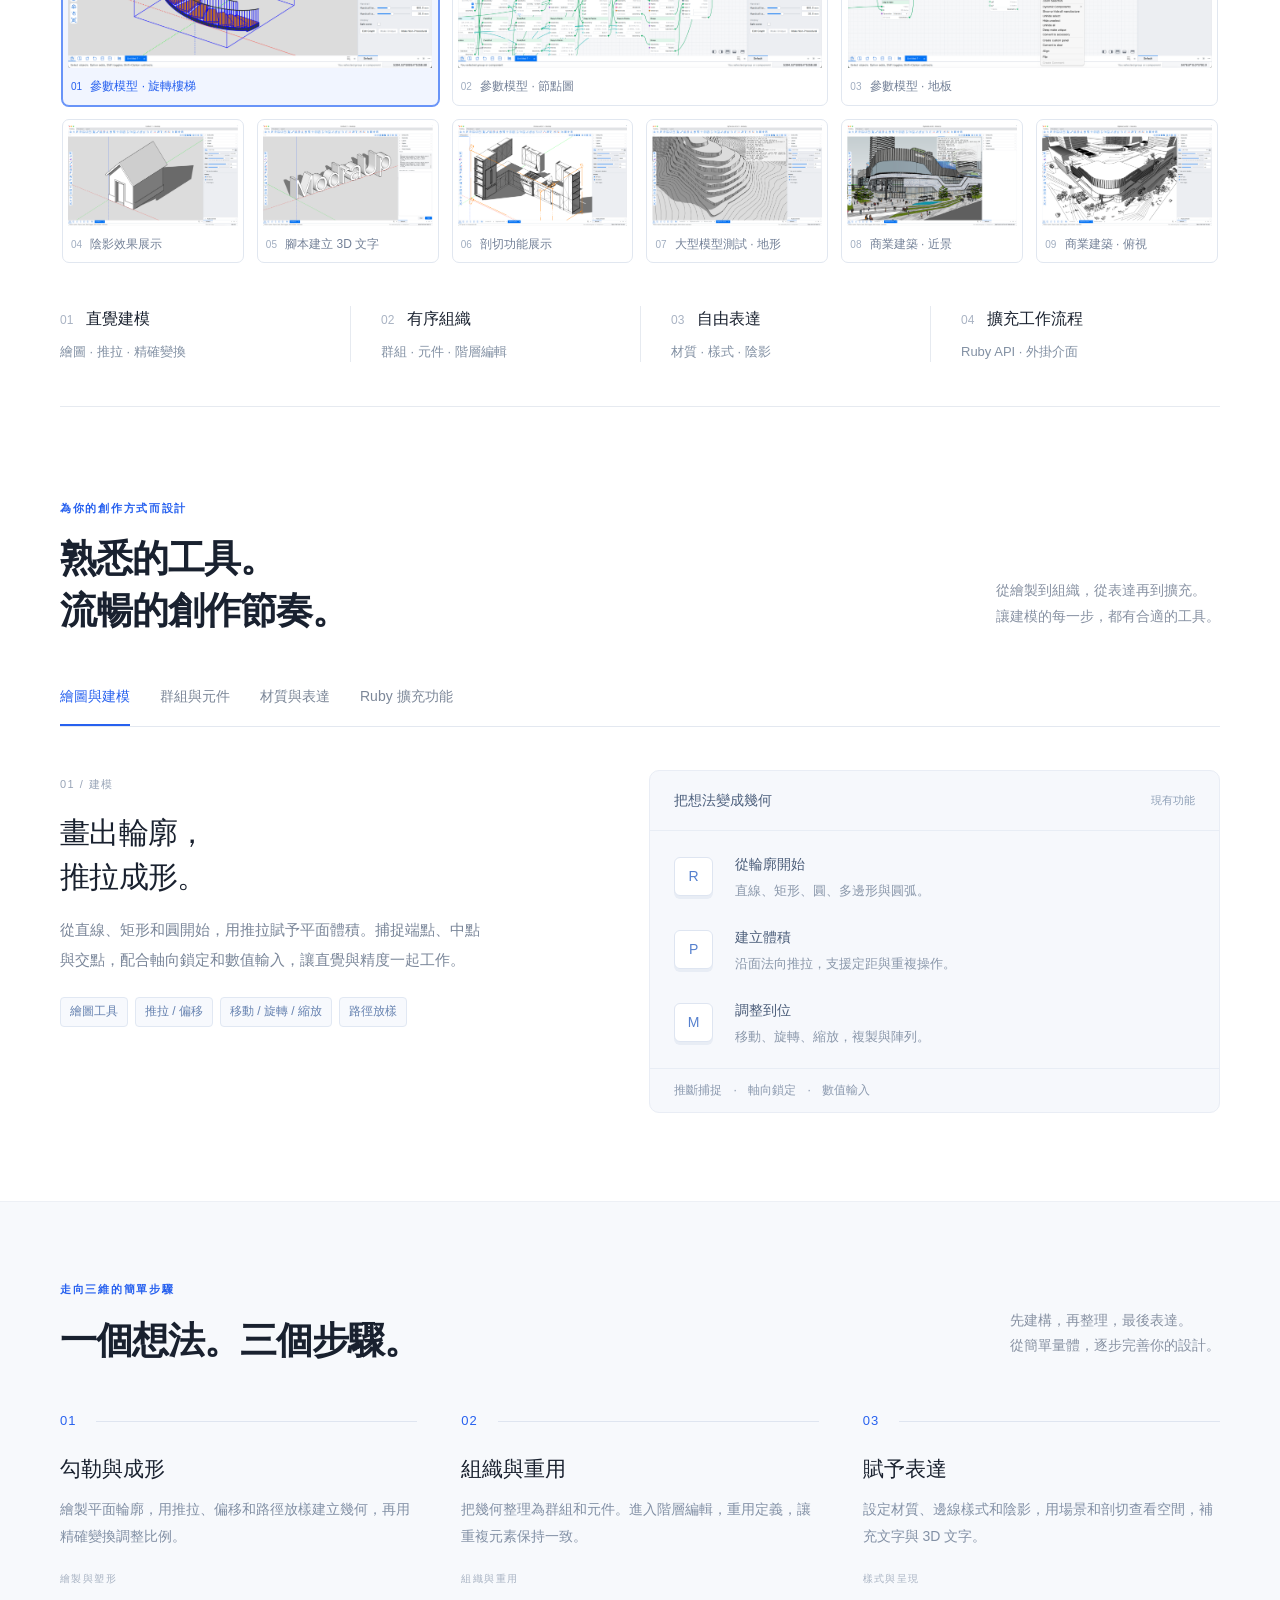
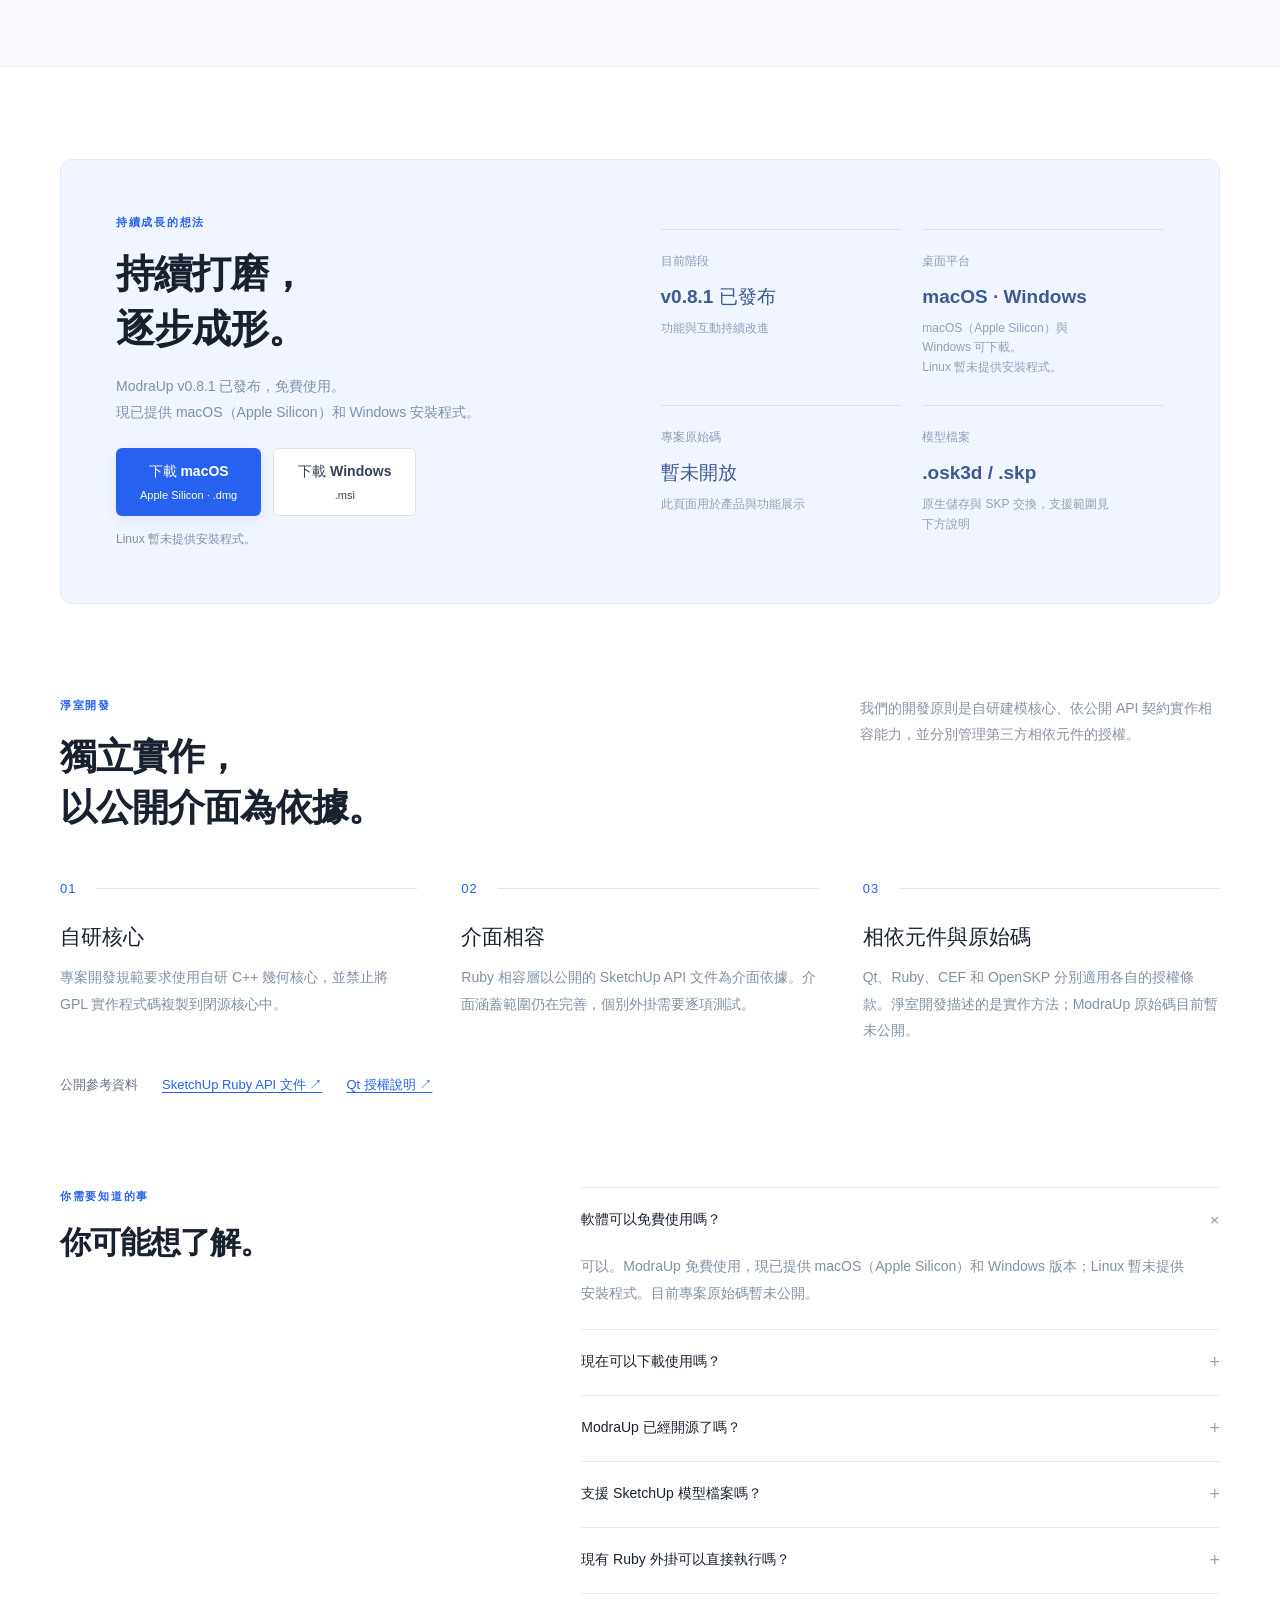
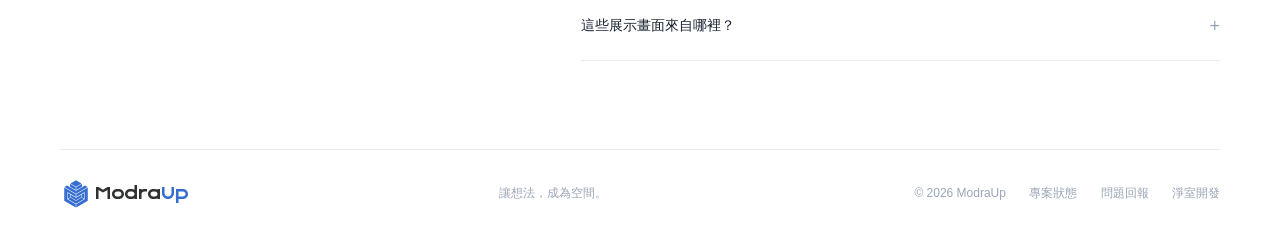
<file: zh-hant.html>
<!doctype html>
<html lang="zh-Hant">
<head>
  <meta charset="utf-8">
  <meta name="viewport" content="width=device-width,initial-scale=1">
  <meta name="description" content="ModraUp v0.8.1 已發布，免費使用的桌面 3D 建模工具。下載 macOS（Apple Silicon）和 Windows 版本；Linux 暫未提供安裝程式。">
  <meta name="theme-color" content="#2761ef">
  <title>ModraUp — 讓想法，成為空間。</title>
  <link rel="alternate" hreflang="zh-CN" href="zh-cn.html">
  <link rel="alternate" hreflang="zh-Hant" href="zh-hant.html">
  <link rel="alternate" hreflang="en" href="index.html">
  <link rel="alternate" hreflang="es" href="es.html">
  <link rel="alternate" hreflang="fr" href="fr.html">
  <link rel="alternate" hreflang="ja" href="ja.html">
  <link rel="alternate" hreflang="ko" href="ko.html">
  <link rel="alternate" hreflang="x-default" href="index.html">
  <link rel="icon" type="image/svg+xml" href="assets/favicon.svg">
  <link rel="stylesheet" href="styles.css">
  <script src="locale-extra.js" defer></script>
  <script src="demo.js" defer></script>
</head>
<body>
  <header class="header">
    <a href="#" class="brand" aria-label="ModraUp 首頁"><img src="assets/logo.svg" alt="ModraUp" width="132" height="32"></a>
    <nav aria-label="主導覽"><a href="#features">功能探索</a><a href="#workflow">建模流程</a><a href="#questions">常見問題</a></nav>
    <div class="header-actions"><a class="header-link" href="#project">專案進展 <span class="version">v0.8.1</span></a><details class="language-picker"><summary aria-label="選擇語言">繁體中文<span aria-hidden="true">⌄</span></summary><nav class="language-menu" aria-label="選擇語言"><a href="zh-cn.html" lang="zh-CN" hreflang="zh-CN">简体中文</a><a href="zh-hant.html" lang="zh-Hant" hreflang="zh-Hant" aria-current="page">繁體中文</a><a href="index.html" lang="en" hreflang="en">English</a><a href="es.html" lang="es" hreflang="es">Español</a><a href="fr.html" lang="fr" hreflang="fr">Français</a><a href="ja.html" lang="ja" hreflang="ja">日本語</a><a href="ko.html" lang="ko" hreflang="ko">한국어</a></nav></details></div>
  </header>
  <main>
    <section class="hero wrap">
      <div class="eyebrow"><span class="small-cube">◇</span> 為想法開啟新空間 <span class="hero-tag">桌面 3D 建模</span></div>
      <div class="hero-row"><div><h1>讓想法，<br>成為<span class="blue">空間。</span></h1><p class="hero-copy">從第一根線條，到完整的三維模型。<br>用熟悉的繪圖、推拉與元件工作流程，<br class="mobile-break">把創作留給自己。</p><div class="hero-actions"><a class="button primary" href="#download">下載 v0.8.1</a><a class="button secondary" href="#demo">查看實機擷取畫面</a><a class="button secondary" href="#features">了解現有功能</a></div><p class="hero-note">免費使用 <span>·</span> v0.8.1 <span>·</span> macOS / Windows</p></div><div class="hero-aside"><span class="aside-rule"></span><p>繪製。<br>塑形。<br>創作。</p><span>直覺建構，自由表達。</span></div></div>
    </section>

    <section class="demo-section wrap parametric-gallery" id="demo" aria-label="軟體實機擷取畫面">
      <div class="gallery-heading"><span class="section-kicker">探索 MODRAUP</span><span class="real-capture">macOS · 實機擷取畫面</span></div>
      <figure class="screenshot-panel" id="screenshot-panel" role="tabpanel" aria-labelledby="shot-tab-0">
        <button class="screenshot-open" id="screenshot-open" aria-label="放大查看：參數模型 · 旋轉樓梯" aria-haspopup="dialog"><span class="capture-frame"><img id="screenshot-main" class="capture-image" src="assets/ParamtricComponets1.png" alt="ModraUp 實機擷取畫面：旋轉樓梯模型與參數元件控制面板" width="3456" height="2054" fetchpriority="high"><span class="paint-recolor" aria-hidden="true" hidden></span></span><span class="screenshot-zoom">放大查看</span></button>
        <figcaption class="screenshot-caption"><div aria-live="polite"><h2 id="screenshot-title">參數模型 · 旋轉樓梯</h2><p id="screenshot-description">在參數元件面板中調整樓梯高度、旋轉角度、寬度、踏階與扶手，建構旋轉樓梯。</p></div><span id="screenshot-count">01 / 09</span></figcaption>
      </figure>
      <div class="screenshot-tabs" role="tablist" aria-label="實機擷取畫面分類">
        <button class="screenshot-tab" id="shot-tab-0" role="tab" aria-selected="true" aria-controls="screenshot-panel" data-screenshot="0" tabindex="0"><span class="capture-frame"><img src="assets/ParamtricComponets1.png" class="capture-image" alt="" width="3456" height="2054" loading="lazy"></span><span><b>01</b> 參數模型 · 旋轉樓梯</span></button>
        <button class="screenshot-tab" id="shot-tab-1" role="tab" aria-selected="false" aria-controls="screenshot-panel" data-screenshot="1" tabindex="-1"><span class="capture-frame"><img src="assets/ParamtricComponets2.png" class="capture-image" alt="" width="3456" height="2054" loading="lazy"></span><span><b>02</b> 參數模型 · 節點圖</span></button>
        <button class="screenshot-tab" id="shot-tab-2" role="tab" aria-selected="false" aria-controls="screenshot-panel" data-screenshot="2" tabindex="-1"><span class="capture-frame"><img src="assets/ParamtricComponets3.png" class="capture-image" alt="" width="3456" height="2054" loading="lazy"></span><span><b>03</b> 參數模型 · 地板</span></button>
        <button class="screenshot-tab" id="shot-tab-3" role="tab" aria-selected="false" aria-controls="screenshot-panel" data-screenshot="3" tabindex="-1"><span class="capture-frame"><img src="assets/SmallHouse.png" class="capture-image" alt="" width="3456" height="2052" loading="lazy"><span class="paint-recolor" aria-hidden="true"></span></span><span><b>04</b> 陰影效果展示</span></button>
        <button class="screenshot-tab" id="shot-tab-4" role="tab" aria-selected="false" aria-controls="screenshot-panel" data-screenshot="4" tabindex="-1"><span class="capture-frame"><img src="assets/Add3DText.png" class="capture-image" alt="" width="3456" height="2052" loading="lazy"><span class="paint-recolor" aria-hidden="true"></span></span><span><b>05</b> 腳本建立 3D 文字</span></button>
        <button class="screenshot-tab" id="shot-tab-5" role="tab" aria-selected="false" aria-controls="screenshot-panel" data-screenshot="5" tabindex="-1"><span class="capture-frame"><img src="assets/Secion.png" class="capture-image" alt="" width="3456" height="2052" loading="lazy"><span class="paint-recolor" aria-hidden="true"></span></span><span><b>06</b> 剖切功能展示</span></button>
        <button class="screenshot-tab" id="shot-tab-6" role="tab" aria-selected="false" aria-controls="screenshot-panel" data-screenshot="6" tabindex="-1"><span class="capture-frame"><img src="assets/BigTerrain.png" class="capture-image" alt="" width="3456" height="2052" loading="lazy"><span class="paint-recolor" aria-hidden="true"></span></span><span><b>07</b> 大型模型測試 · 地形</span></button>
        <button class="screenshot-tab" id="shot-tab-7" role="tab" aria-selected="false" aria-controls="screenshot-panel" data-screenshot="7" tabindex="-1"><span class="capture-frame"><img src="assets/BigModel-1.png" class="capture-image" alt="" width="3456" height="2052" loading="lazy"><span class="paint-recolor" aria-hidden="true"></span></span><span><b>08</b> 商業建築 · 近景</span></button>
        <button class="screenshot-tab" id="shot-tab-8" role="tab" aria-selected="false" aria-controls="screenshot-panel" data-screenshot="8" tabindex="-1"><span class="capture-frame"><img src="assets/BigModel-2.png" class="capture-image" alt="" width="3456" height="2052" loading="lazy"><span class="paint-recolor" aria-hidden="true"></span></span><span><b>09</b> 商業建築 · 俯視</span></button>
      </div>
      <dialog class="screenshot-dialog" id="screenshot-dialog" aria-labelledby="lightbox-title">
        <div class="lightbox-header"><h2 id="lightbox-title">參數模型 · 旋轉樓梯</h2><div><a id="screenshot-original" href="assets/ParamtricComponets1.png" target="_blank" rel="noopener">開啟原圖</a><button id="lightbox-close" autofocus>關閉</button></div></div>
        <div class="lightbox-stage"><span class="capture-frame"><img id="lightbox-image" class="capture-image" src="assets/ParamtricComponets1.png" alt="ModraUp 實機擷取畫面：旋轉樓梯模型與參數元件控制面板" width="3456" height="2054"><span class="paint-recolor" aria-hidden="true" hidden></span></span></div>
        <div class="lightbox-footer"><button id="screenshot-previous">上一張</button><span id="lightbox-count" aria-live="polite">01 / 09</span><button id="screenshot-next">下一張</button></div>
      </dialog>
    </section>

    <section class="capability-strip wrap" aria-label="核心功能"><div><span>01</span><strong>直覺建模</strong><p>繪圖 · 推拉 · 精確變換</p></div><div><span>02</span><strong>有序組織</strong><p>群組 · 元件 · 階層編輯</p></div><div><span>03</span><strong>自由表達</strong><p>材質 · 樣式 · 陰影</p></div><div><span>04</span><strong>擴充工作流程</strong><p>Ruby API · 外掛介面</p></div></section>

    <section class="features wrap section" id="features"><div class="section-heading"><div><p class="section-kicker">為你的創作方式而設計</p><h2>熟悉的工具。<br>流暢的創作節奏。</h2></div><p>從繪製到組織，從表達再到擴充。<br>讓建模的每一步，都有合適的工具。</p></div>
      <div class="feature-tabs" role="tablist" aria-label="功能分類"><button id="tab-modeling" role="tab" aria-selected="true" aria-controls="feature-panel" data-feature="modeling">繪圖與建模</button><button id="tab-organize" role="tab" aria-selected="false" aria-controls="feature-panel" data-feature="organize" tabindex="-1">群組與元件</button><button id="tab-appearance" role="tab" aria-selected="false" aria-controls="feature-panel" data-feature="appearance" tabindex="-1">材質與表達</button><button id="tab-extend" role="tab" aria-selected="false" aria-controls="feature-panel" data-feature="extend" tabindex="-1">Ruby 擴充功能</button></div>
      <div class="feature-panel" id="feature-panel" role="tabpanel" aria-labelledby="tab-modeling" tabindex="0"><div class="feature-copy"><span class="feature-number" id="feature-number">01 / 建模</span><h3 id="feature-title">畫出輪廓，<br>推拉成形。</h3><p id="feature-description">從直線、矩形和圓開始，用推拉賦予平面體積。捕捉端點、中點與交點，配合軸向鎖定和數值輸入，讓直覺與精度一起工作。</p><div class="feature-tags" id="feature-tags"><span>繪圖工具</span><span>推拉 / 偏移</span><span>移動 / 旋轉 / 縮放</span><span>路徑放樣</span></div></div><div class="feature-detail" id="feature-detail"><div class="detail-head"><span>把想法變成幾何</span><span class="detail-badge">現有功能</span></div><div class="detail-row"><b>R</b><div><strong>從輪廓開始</strong><p>直線、矩形、圓、多邊形與圓弧。</p></div></div><div class="detail-row"><b>P</b><div><strong>建立體積</strong><p>沿面法向推拉，支援定距與重複操作。</p></div></div><div class="detail-row"><b>M</b><div><strong>調整到位</strong><p>移動、旋轉、縮放，複製與陣列。</p></div></div><div class="detail-footer">推斷捕捉 <span>·</span> 軸向鎖定 <span>·</span> 數值輸入</div></div></div>
    </section>

    <section class="workflow-section" id="workflow"><div class="wrap section"><div class="section-heading"><div><p class="section-kicker">走向三維的簡單步驟</p><h2>一個想法。三個步驟。</h2></div><p>先建構，再整理，最後表達。<br>從簡單量體，逐步完善你的設計。</p></div><div class="steps"><article><span class="step-no">01 <i></i></span><h3>勾勒與成形</h3><p>繪製平面輪廓，用推拉、偏移和路徑放樣建立幾何，再用精確變換調整比例。</p><span class="step-foot">繪製與塑形</span></article><article><span class="step-no">02 <i></i></span><h3>組織與重用</h3><p>把幾何整理為群組和元件。進入階層編輯，重用定義，讓重複元素保持一致。</p><span class="step-foot">組織與重用</span></article><article><span class="step-no">03 <i></i></span><h3>賦予表達</h3><p>設定材質、邊線樣式和陰影，用場景和剖切查看空間，補充文字與 3D 文字。</p><span class="step-foot">樣式與呈現</span></article></div></div></section>

    <section class="project-section wrap section" id="project"><div class="project-card"><div><p class="section-kicker">持續成長的想法</p><h2>持續打磨，<br>逐步成形。</h2><p>ModraUp v0.8.1 已發布，免費使用。<br>現已提供 macOS（Apple Silicon）和 Windows 安裝程式。</p><div class="download-actions" id="download"><a class="button primary" href="https://github.com/modraup/ModraUp/releases/download/v0.8.1/ModraUp-0.8.1-macOS-arm64-adhoc.dmg">下載 macOS <small>Apple Silicon · .dmg</small></a><a class="button secondary" href="https://github.com/modraup/ModraUp/releases/download/v0.8.1/ModraUp-0.8.1-Windows.msi">下載 Windows <small>.msi</small></a></div><p class="download-note">Linux 暫未提供安裝程式。</p></div><div class="project-facts"><div><span>目前階段</span><strong>v0.8.1 已發布</strong><p>功能與互動持續改進</p></div><div><span>桌面平台</span><strong>macOS · Windows</strong><p>macOS（Apple Silicon）與 Windows 可下載。<br>Linux 暫未提供安裝程式。</p></div><div><span>專案原始碼</span><strong>暫未開放</strong><p>此頁面用於產品與功能展示</p></div><div><span>模型檔案</span><strong>.osk3d / .skp</strong><p>原生儲存與 SKP 交換，支援範圍見下方說明</p></div></div></div></section>

    <section class="development-section wrap section" id="development" aria-labelledby="development-title">
      <div class="section-heading"><div><p class="section-kicker">淨室開發</p><h2 id="development-title">獨立實作，<br>以公開介面為依據。</h2></div><p>我們的開發原則是自研建模核心、依公開 API 契約實作相容能力，並分別管理第三方相依元件的授權。</p></div>
      <div class="steps"><article><span class="step-no">01 <i></i></span><h3>自研核心</h3><p>專案開發規範要求使用自研 C++ 幾何核心，並禁止將 GPL 實作程式碼複製到閉源核心中。</p></article><article><span class="step-no">02 <i></i></span><h3>介面相容</h3><p>Ruby 相容層以公開的 SketchUp API 文件為介面依據。介面涵蓋範圍仍在完善，個別外掛需要逐項測試。</p></article><article><span class="step-no">03 <i></i></span><h3>相依元件與原始碼</h3><p>Qt、Ruby、CEF 和 OpenSKP 分別適用各自的授權條款。淨室開發描述的是實作方法；ModraUp 原始碼目前暫未公開。</p></article></div>
      <nav class="development-resources" aria-label="公開參考資料"><span>公開參考資料</span><a href="https://ruby.sketchup.com/" target="_blank" rel="noopener noreferrer">SketchUp Ruby API 文件 ↗</a><a href="https://doc.qt.io/qt-6/licensing.html" target="_blank" rel="noopener noreferrer">Qt 授權說明 ↗</a></nav>
    </section>

    <section class="faq wrap section" id="questions"><div class="faq-title"><p class="section-kicker">你需要知道的事</p><h2>你可能想了解。</h2></div><div class="faq-list"><details open><summary>軟體可以免費使用嗎？<span>+</span></summary><p>可以。ModraUp 免費使用，現已提供 macOS（Apple Silicon）和 Windows 版本；Linux 暫未提供安裝程式。目前專案原始碼暫未公開。</p></details><details><summary>現在可以下載使用嗎？<span>+</span></summary><p>可以。v0.8.1 已發布，可下載 macOS（Apple Silicon，.dmg）和 Windows（.msi）安裝程式。Linux 暫未提供安裝程式。 <a href="#download">前往下載</a></p></details><details><summary>ModraUp 已經開源了嗎？<span>+</span></summary><p>目前專案原始碼暫未公開；如有開放計畫，會另行說明。</p></details><details><summary>支援 SketchUp 模型檔案嗎？<span>+</span></summary><p>支援透過 OpenSKP 匯入、匯出 .skp 交換檔案，原生專案格式為 .osk3d。SKP 交換不涵蓋全部特性：含剖切實體的模型需要儲存為 .osk3d，模型和場景陰影參數也無法透過 SKP 完整往返。</p></details><details><summary>現有 Ruby 外掛可以直接執行嗎？<span>+</span></summary><p>專案正在實作與 SketchUp 同名的 Ruby API，已包含擴充功能載入、Ruby 主控台、工具列與 HTML 外掛介面等功能。API 和行為尚未全部涵蓋，個別外掛需要逐項驗證，暫不承諾完整相容。</p></details><details><summary>這些展示畫面來自哪裡？<span>+</span></summary><p>這九張圖片均為 ModraUp 的 macOS 實機擷取畫面，分別展示小屋陰影、腳本建立 3D 文字、剖切功能、地形大型模型，以及室外商業建築大型模型的兩種視角。大型模型擷取畫面記錄的是特定場景的測試狀態，不代表所有模型的效能表現。 新增圖片展示參數化旋轉樓梯、節點圖與地板元件貼合輪廓。</p></details></div></section>
  </main>
  <footer class="footer wrap"><a href="#" class="brand"><img src="assets/logo.svg" alt="ModraUp" width="132" height="32"></a><span>讓想法，成為空間。</span><span>© <span id="year">2026</span> ModraUp <a href="#project">專案狀態</a> <a href="https://github.com/modraup/ModraUp/issues" target="_blank" rel="noopener noreferrer">問題回報</a> <a href="#development">淨室開發</a></span></footer>
</body>
</html>
</file>
<file: styles.css>
:root{--ink:#19212f;--muted:#687386;--blue:#2761ef;--line:#e6eaf0;--soft:#f5f7fb;--font:-apple-system,BlinkMacSystemFont,"Segoe UI","PingFang SC","Hiragino Sans GB","Microsoft YaHei",sans-serif}*{box-sizing:border-box}html{scroll-behavior:smooth;scroll-padding-top:90px}body{margin:0;background:#fff;color:var(--ink);font-family:var(--font);font-size:16px;line-height:1.65}button,input{font:inherit}button,a,input{touch-action:manipulation}a{text-decoration:none;color:inherit}button{cursor:pointer}button:focus-visible,a:focus-visible,input:focus-visible,summary:focus-visible{outline:3px solid #6391ff;outline-offset:5px}button{color:inherit}img{display:block}svg{width:24px;height:24px;fill:none;stroke:currentColor;stroke-width:1.5;stroke-linecap:round;stroke-linejoin:round}.wrap{width:min(1160px,calc(100% - 96px));margin-inline:auto}.header{height:88px;display:flex;align-items:center;justify-content:space-between;width:min(1320px,calc(100% - 80px));margin:auto;border-bottom:1px solid var(--line);gap:24px}.brand{display:inline-flex;align-items:center;flex-shrink:0}.brand img{width:165px;height:40px;object-fit:contain}nav{display:flex;gap:34px;font-size:14px;color:#535d6d}nav a:hover,.header-link:hover{color:var(--blue)}.header-link{font-size:14px}.version{font-size:12px;padding:4px 8px;border-radius:4px;margin-left:8px;color:var(--blue);background:#eef3ff}.hero{padding-top:65px;padding-bottom:46px}.eyebrow{display:flex;align-items:center;gap:10px;color:var(--blue);font-size:12px;letter-spacing:1.5px;font-weight:600}.small-cube{font-size:25px;line-height:1}.hero-tag{margin-left:9px;padding-left:18px;border-left:1px solid #d5dce9;color:var(--muted);font-weight:400;letter-spacing:1px}.hero-row{display:flex;justify-content:space-between;align-items:center;gap:30px}h1{font-size:clamp(48px,5.8vw,78px);line-height:1.2;letter-spacing:-2.6px;font-weight:650;margin:22px 0 23px}.blue{color:var(--blue)}.hero-copy{color:#667184;font-size:18px;line-height:1.85;margin:0}.mobile-break{display:none}.hero-actions{display:flex;gap:12px;margin:27px 0 14px}.button{display:inline-flex;align-items:center;justify-content:center;border-radius:6px;padding:11px 24px;font-size:14px;font-weight:550;min-height:46px;transition:background .2s,transform .2s}.button:hover{transform:translateY(-2px)}.primary{background:var(--blue);color:#fff;box-shadow:0 5px 14px #2761ef16}.primary:hover{background:#174acf}.secondary{border:1px solid #dce2eb;background:white;color:#354156}.secondary:hover{background:#f4f7fc}.hero-note{font-size:12px;color:#8390a4;margin:0}.hero-note span{padding:0 8px}.hero-aside{padding-right:34px}.aside-rule{display:block;width:36px;height:3px;background:var(--blue);margin-bottom:22px}.hero-aside p{font-size:40px;line-height:1.35;font-weight:650;letter-spacing:-1.5px;margin:0 0 15px;color:#c3ccdc}.hero-aside>span:last-child{font-size:12px;color:#8894a6;letter-spacing:2px}.capability-strip{display:grid;grid-template-columns:repeat(4,1fr);padding-block:40px 44px;border-bottom:1px solid var(--line)}.capability-strip>div{padding-left:30px;border-left:1px solid var(--line)}.capability-strip>div:first-child{padding-left:0;border:0}.capability-strip span{display:inline-block;color:#a9b3c3;font-size:12px;margin-right:13px;font-variant-numeric:tabular-nums}.capability-strip strong{font-size:16px;font-weight:550}.capability-strip p{margin:8px 0 0;font-size:13px;color:#8290a3}.section{padding-top:92px;padding-bottom:88px}.section-heading{display:flex;justify-content:space-between;align-items:flex-end;gap:35px;margin-bottom:32px}.section-kicker{font-size:11px;letter-spacing:1.7px;color:var(--blue);font-weight:600;margin:0 0 16px}h2{font-size:37px;line-height:1.4;letter-spacing:-1px;font-weight:600;margin:0}.section-heading>p{color:#8892a3;font-size:14px;line-height:1.85;margin:0 0 7px}.feature-tabs{display:flex;gap:30px;border-bottom:1px solid #e3e8f0}.feature-tabs button{border:0;border-bottom:2px solid transparent;background:none;padding:16px 0;color:#7c8798;font-size:14px;white-space:nowrap}.feature-tabs button[aria-selected=true]{color:var(--blue);border-bottom-color:var(--blue);font-weight:550}.feature-panel{display:grid;grid-template-columns:1fr 1.1fr;gap:70px;padding-top:43px}.feature-number{color:#98a4b7;font-size:11px;letter-spacing:1.5px}h3{font-size:30px;font-weight:550;line-height:1.45;letter-spacing:-.7px;margin:15px 0 17px}.feature-copy>p{color:#7a8699;font-size:15px;line-height:1.95;margin:0;max-width:430px}.feature-tags{display:flex;flex-wrap:wrap;gap:7px;margin-top:23px}.feature-tags span{color:#6682b0;border:1px solid #e1e8f3;background:#f7f9fd;border-radius:4px;padding:4px 9px;font-size:12px}.feature-detail{background:#f6f8fc;border:1px solid #e9edf5;border-radius:10px;overflow:hidden}.detail-head{display:flex;justify-content:space-between;align-items:center;padding:18px 24px;border-bottom:1px solid #e8edf5;font-size:14px;color:#4d607d}.detail-badge{font-size:11px;color:#8fa0b7}.detail-row{display:flex;align-items:center;gap:22px;padding:20px 24px}.detail-row+.detail-row{padding-top:2px}.detail-row>b{font-size:14px;font-weight:500;width:39px;height:39px;flex-shrink:0;background:#fff;border:1px solid #dee5f1;border-radius:6px;box-shadow:0 3px 0 #e8edf5;display:grid;place-items:center;color:#5580ce}.detail-row strong{font-size:14px;font-weight:550;color:#4c5e7a}.detail-row p{font-size:13px;color:#8b98ab;margin:3px 0 0}.detail-footer{border-top:1px solid #e8edf5;padding:12px 24px;color:#8c9aaf;font-size:12px}.detail-footer span{margin:0 8px}.workflow-section{background:#f7f9fc;border-block:1px solid #edf0f5}.workflow-section .section{padding-block:78px}.steps{display:grid;grid-template-columns:repeat(3,1fr);gap:44px;margin-top:44px}.step-no{font-size:13px;color:var(--blue);display:flex;align-items:center;gap:20px;letter-spacing:1px}.step-no i{height:1px;flex:1;background:#dfe5f0}.steps h3{font-size:21px;letter-spacing:0;margin:22px 0 12px}.steps p{color:#8290a5;font-size:14px;line-height:1.9;margin:0}.step-foot{display:block;margin-top:22px;color:#a7b2c2;font-size:10px;letter-spacing:1.4px}.project-section{padding-bottom:0}.project-card{background:#f0f5ff;border:1px solid #e0e9fb;border-radius:12px;padding:53px 55px;display:grid;grid-template-columns:1fr 1.05fr;gap:65px}.project-card h2{font-size:39px}.project-card>div>p:not(.section-kicker){font-size:14px;color:#7f90af;line-height:1.85;margin:18px 0 22px}.project-facts{display:grid;grid-template-columns:1fr 1fr;gap:27px 20px;align-content:center}.project-facts>div{border-top:1px solid #d7e2f7;padding-top:17px}.project-facts span{font-size:12px;color:#8d9eba}.project-facts strong{display:block;font-size:19px;font-weight:550;color:#3c5b93;margin-top:8px}.project-facts p{font-size:12px;color:#91a1bc;margin:6px 0 0;max-width:190px}.faq{display:grid;grid-template-columns:1fr 1.4fr;gap:65px}.faq-title h2{font-size:31px}.faq-list details{border-bottom:1px solid #e8ecf2}.faq-list details:first-child{border-top:1px solid #e8ecf2}.faq-list summary{list-style:none;padding:20px 0;display:flex;justify-content:space-between;gap:20px;font-size:14px;font-weight:500;cursor:pointer}.faq-list summary::-webkit-details-marker{display:none}.faq-list summary span{font-size:18px;font-weight:300;color:#96a4ba;line-height:1.4;transition:transform .2s}.faq-list details[open] summary span{transform:rotate(45deg)}.faq-list details p{font-size:14px;color:#8290a4;line-height:1.9;margin:0 30px 22px 0}.footer{border-top:1px solid var(--line);padding-block:28px 33px;display:flex;align-items:center;justify-content:space-between;gap:25px;color:#9aa5b6;font-size:12px}.footer .brand img{width:132px;height:32px}.footer>span:last-child a{margin-left:20px}.footer>span:last-child a:hover{color:var(--blue)}
@media(min-width:1500px){.hero{padding-top:80px}.hero-row{padding-bottom:15px}}
@media(max-width:900px){.wrap{width:calc(100% - 56px)}.header{width:calc(100% - 48px);height:76px}.header nav{gap:20px}.header-link .version{display:none}.hero{padding-top:45px}.hero-aside{padding-right:0}.hero-aside p{font-size:30px}.capability-strip>div{padding-left:15px}.capability-strip p{font-size:12px}.capability-strip span{margin-right:7px}.section{padding-block:64px}.section-heading h2{font-size:30px}.feature-panel{gap:32px}.feature-copy>p{font-size:14px}.detail-row{padding-inline:17px;gap:14px}.detail-head,.detail-footer{padding-inline:17px}.steps{gap:25px}.project-card{padding:35px;gap:35px}.faq{gap:35px}.footer>span:nth-child(2){display:none}}
@media(max-width:640px){html{scroll-padding-top:20px}.wrap{width:calc(100% - 36px)}.header{width:calc(100% - 32px);height:67px}.brand img{width:132px;height:32px}.header nav{display:none}.header-link{font-size:12px}.version{display:none}.hero{padding-top:36px;padding-bottom:32px}.eyebrow{font-size:9px;letter-spacing:1px;gap:6px}.small-cube{font-size:21px}.hero-tag{font-size:10px;padding-left:10px;margin-left:4px}.hero-row{display:block}.hero-aside{display:none}h1{font-size:48px;line-height:1.25;letter-spacing:-1px;margin:19px 0 19px}.hero-copy{font-size:15px}.mobile-break{display:block}.hero-actions{margin-top:23px;gap:9px}.button{font-size:13px;padding:10px 17px}.hero-note{font-size:11px}.capability-strip{grid-template-columns:1fr 1fr;gap:23px 15px;padding-block:29px}.capability-strip>div{padding:0;border:0}.capability-strip strong{font-size:14px}.capability-strip p{font-size:11px;margin-top:4px}.capability-strip span{font-size:10px;margin-right:8px}.section{padding-block:50px}.section-heading{display:block;margin-bottom:19px}.section-kicker{font-size:9px;margin-bottom:12px}.section-heading h2{font-size:29px;line-height:1.4}.section-heading>p{font-size:13px;margin-top:16px}.feature-tabs{gap:0;justify-content:space-between}.feature-tabs button{font-size:12px;padding:13px 0}.feature-panel{grid-template-columns:1fr;gap:24px;padding-top:27px}h3{font-size:27px;margin:12px 0}.feature-copy>p{font-size:14px}.feature-tags{margin-top:16px}.feature-tags span{font-size:11px}.detail-head{padding-block:14px}.detail-row{padding:16px 17px}.detail-row p{font-size:12px}.detail-footer{font-size:11px}.workflow-section .section{padding-block:45px}.steps{grid-template-columns:1fr;gap:26px;margin-top:27px}.steps h3{font-size:20px;margin:12px 0 8px}.steps p{font-size:14px}.step-foot{margin-top:12px}.project-section{padding-bottom:0}.project-card{padding:28px 24px;grid-template-columns:1fr;gap:32px;border-radius:9px}.project-card h2{font-size:31px}.project-card>div>p:not(.section-kicker){font-size:13px}.project-facts{gap:20px}.project-facts strong{font-size:17px}.project-facts p{font-size:11px}.faq{grid-template-columns:1fr;gap:24px}.faq-title h2{font-size:28px}.faq-list summary{font-size:13px;padding-block:18px}.faq-list details p{font-size:13px;margin-right:0}.footer{flex-wrap:wrap;padding-block:24px;gap:15px}.footer .brand img{width:123.75px;height:30px}.footer>span:last-child{font-size:10px}.footer>span:last-child a{margin-left:12px}}
@media(prefers-reduced-motion:reduce){html{scroll-behavior:auto}*,*:before,*:after{transition:none!important}}

/* Actual application captures: preserve each complete screenshot. */
.gallery-heading{display:flex;align-items:center;justify-content:space-between;gap:20px;margin-bottom:15px}.gallery-heading .section-kicker{margin:0}.real-capture{font-size:12px;color:#8b98ab}.screenshot-panel{margin:0}.screenshot-open{position:relative;width:100%;display:block;padding:0;border:0;border-radius:20px;overflow:hidden;background:#fff;box-shadow:none;cursor:zoom-in}.screenshot-open .capture-image{width:100%;height:auto;aspect-ratio:3456/2052;object-fit:contain;clip-path:inset(0 round 1% / 1.68%)}.screenshot-zoom{position:absolute;right:18px;bottom:18px;font-size:12px;background:#ffffffed;border:1px solid #dae3f0;padding:6px 12px;border-radius:5px;color:#4b658e;box-shadow:0 3px 12px #22365012}.screenshot-open:hover .screenshot-zoom{background:#2761ef;color:white;border-color:#2761ef}.screenshot-caption{display:flex;align-items:flex-start;justify-content:space-between;gap:24px;padding:20px 1px 21px}.screenshot-caption h2{font-size:19px;line-height:1.5;letter-spacing:0;font-weight:550}.screenshot-caption p{font-size:14px;color:#8290a3;margin:5px 0 0}.screenshot-caption>span{font-size:12px;letter-spacing:1px;white-space:nowrap;color:#94a2b6;padding-top:4px}.screenshot-tabs{display:grid;grid-template-columns:repeat(6,minmax(0,1fr));gap:13px;padding:3px 2px}.screenshot-tab{min-width:0;padding:5px;border:1px solid #e1e7f0;border-radius:7px;background:#fff;text-align:left;transition:border-color .2s,background .2s}.screenshot-tab .capture-image{width:100%;height:auto;aspect-ratio:3456/2052;object-fit:contain;border-radius:0;clip-path:inset(0 round 1% / 1.68%)}.screenshot-tab>span:not(.capture-frame){display:block;padding:9px 3px 4px;font-size:12px;line-height:1.55;color:#738097}.screenshot-tab b{font-size:10px;font-weight:400;color:#a1aec1;margin-right:5px}.screenshot-tab[aria-selected=true]{border-color:#6994f8;background:#f1f5ff;box-shadow:0 0 0 1px #6994f8}.screenshot-tab[aria-selected=true]>span,.screenshot-tab[aria-selected=true] b{color:#2761ef}.screenshot-tab:hover{border-color:#88a9ea}.screenshot-dialog{width:min(1600px,96vw);max-width:96vw;max-height:95dvh;padding:0;border:1px solid #dfe6f0;border-radius:10px;box-shadow:0 25px 90px #101d3d50;background:#fff;color:var(--ink)}.screenshot-dialog::backdrop{background:#0c172bd1}.lightbox-header{display:flex;align-items:center;justify-content:space-between;gap:20px;padding:14px 20px;border-bottom:1px solid var(--line)}.lightbox-header h2{font-size:16px;letter-spacing:0;font-weight:550;line-height:1.5}.lightbox-header>div{display:flex;align-items:center;gap:15px;white-space:nowrap}.lightbox-header a{font-size:13px;color:var(--blue)}.lightbox-header button,.lightbox-footer button{font-size:13px;background:#f4f7fc;border:1px solid #dee6f3;color:#536b93;border-radius:5px;padding:6px 12px;min-height:36px}.lightbox-stage{margin:12px;background:#fff}.screenshot-dialog .lightbox-stage .capture-frame{width:min(100%,calc((95dvh - 154px)*1.6842105263));margin-inline:auto}.screenshot-dialog .capture-image{display:block;width:100%;height:auto;object-fit:contain;background:#fff;clip-path:inset(0 round 1% / 1.68%)}.lightbox-footer{display:flex;justify-content:space-between;align-items:center;gap:15px;padding:11px 20px;border-top:1px solid var(--line)}.lightbox-footer>span{font-size:12px;color:#8d9bb1;letter-spacing:1px}body:has(.screenshot-dialog[open]){overflow:hidden}
@media(max-width:900px){.screenshot-tabs{grid-template-columns:repeat(3,minmax(0,1fr));gap:9px}.screenshot-tab>span:not(.capture-frame){font-size:11px;padding-inline:1px}.screenshot-caption p{font-size:13px}}
@media(max-width:640px){.gallery-heading{margin-bottom:12px}.real-capture{font-size:10px}.screenshot-open{border-radius:12px}.screenshot-zoom{bottom:8px;right:8px;font-size:10px;padding:4px 7px}.screenshot-caption{padding-block:16px;gap:15px}.screenshot-caption h2{font-size:17px}.screenshot-caption p{font-size:12px;line-height:1.8}.screenshot-caption>span{font-size:10px}.screenshot-tabs{display:flex;overflow-x:auto;scroll-snap-type:x proximity;padding:3px 2px 12px;gap:10px}.screenshot-tab{flex:0 0 145px;scroll-snap-align:start}.screenshot-tab>span:not(.capture-frame){font-size:11px}.lightbox-header{gap:12px;padding:12px}.lightbox-header h2{font-size:13px}.lightbox-header>div{gap:10px}.lightbox-header a{font-size:11px}.lightbox-header button,.lightbox-footer button{font-size:12px;padding:5px 9px}.lightbox-footer{padding:10px 12px}}

/* Purple paint tool overlay; source coordinates: x=27, y=678, w=52, h=50. */
.capture-frame{position:relative;display:block;width:100%;aspect-ratio:3456/2052}.paint-recolor{position:absolute;left:.78125%;top:33.04094%;width:1.50463%;height:2.43665%;overflow:hidden;background:#fff;pointer-events:none}.paint-recolor::after{content:"";position:absolute;width:150%;aspect-ratio:1268/1241;left:-24.2%;top:-22%;background:url("assets/paint-purple.png") center/100% 100% no-repeat}

/* Language links stay visible on narrow screens. */
.header-actions{display:flex;align-items:center;gap:22px;flex-shrink:0}.language-switch{font-size:12px;color:var(--blue);border:1px solid #dce5f5;padding:5px 10px;border-radius:5px;white-space:nowrap}.language-switch:hover{background:#f0f5ff}html:is([lang=en],[lang=es],[lang=fr]) .hero-row>div:first-child{max-width:720px}html:is([lang=en],[lang=es],[lang=fr]) .hero-aside{flex-shrink:0}html:is([lang=en],[lang=es],[lang=fr]) .detail-head{gap:12px}html:is([lang=en],[lang=es],[lang=fr]) .detail-badge{white-space:nowrap}
@media(max-width:900px){html:is([lang=en],[lang=es],[lang=fr]) .header nav{gap:14px;font-size:13px}.header-actions{gap:14px}html:is([lang=en],[lang=es],[lang=fr]) .hero-aside{display:none}}
@media(max-width:640px){.header{gap:12px}.header-actions{gap:10px}.language-switch{font-size:11px;padding:4px 7px}html:is([lang=en],[lang=es],[lang=fr]) .hero-tag{display:none}html:is([lang=en],[lang=es],[lang=fr]) h1{font-size:46px}html:is([lang=en],[lang=es],[lang=fr]) .hero-actions{flex-wrap:wrap}html:is([lang=en],[lang=es],[lang=fr]) .feature-tabs{gap:12px;overflow-x:auto}html:is([lang=en],[lang=es],[lang=fr]) .feature-tabs button{flex-shrink:0}html:is([lang=en],[lang=es],[lang=fr]) .project-facts{grid-template-columns:1fr 1fr}}

/* Shared seven-language menu. Native details works without JavaScript. */
.language-picker{position:relative;font-size:12px;z-index:20;color:var(--blue)}
.language-picker summary{display:flex;align-items:center;gap:9px;list-style:none;cursor:pointer;border:1px solid #dce5f5;border-radius:5px;padding:5px 10px;white-space:nowrap;background:#fff}
.language-picker summary::-webkit-details-marker{display:none}
.language-picker summary>span{flex-shrink:0;width:12px;height:12px;font-size:0;background:center/12px 12px no-repeat url("data:image/svg+xml,%3Csvg xmlns='http://www.w3.org/2000/svg' viewBox='0 0 12 12'%3E%3Cpath d='M3 4.5 6 7.5 9 4.5' fill='none' stroke='%232761ef' stroke-width='1.5' stroke-linecap='round' stroke-linejoin='round'/%3E%3C/svg%3E")}
.language-picker summary:hover,.language-picker[open] summary{background:#f0f5ff}
.header .language-menu{display:flex;position:absolute;right:0;top:calc(100% + 8px);flex-direction:column;gap:3px;min-width:155px;padding:7px;border:1px solid #e1e8f3;border-radius:8px;background:#fff;box-shadow:0 8px 24px #19212f12;color:#535d6d;font-size:13px}
.language-menu a{padding:7px 11px;border-radius:4px;white-space:nowrap}
.language-menu a:hover,.language-menu a[aria-current=page]{background:#eef3ff;color:var(--blue)}
html:not(:is([lang=zh-CN],[lang=zh-Hant])) .hero-aside{max-width:235px}
html:not(:is([lang=zh-CN],[lang=zh-Hant])) .hero-aside>span:last-child{letter-spacing:0.5px}
html:is([lang=es],[lang=fr]) .capability-strip strong{font-size:15px}
html:is([lang=ja],[lang=ko]) h1{letter-spacing:-1px}
@media(max-width:1100px){html:not(:is([lang=zh-CN],[lang=zh-Hant])) .header>nav{gap:15px;font-size:13px}html:not(:is([lang=zh-CN],[lang=zh-Hant])) .header .version{display:none}}
@media(max-width:900px){html:not([lang=zh-CN]) .hero-aside{display:none}}
@media(max-width:640px){.language-picker{font-size:11px}.language-picker summary{padding:4px 7px;gap:6px}html:not(:is([lang=zh-CN],[lang=zh-Hant])) .hero-tag{display:none}.eyebrow{flex-wrap:wrap}html:not(:is([lang=zh-CN],[lang=zh-Hant])) .feature-tabs{gap:16px;overflow-x:auto}html:not(:is([lang=zh-CN],[lang=zh-Hant])) .feature-tabs button{flex-shrink:0}html:is([lang=es],[lang=fr]) .hero-copy{font-size:14px}html:is([lang=ja],[lang=ko]) h1{font-size:44px}.detail-head{flex-wrap:wrap;gap:7px}.detail-badge{white-space:normal}.project-facts strong{overflow-wrap:anywhere}}
@media(max-width:440px){html:not(:is([lang=zh-CN],[lang=zh-Hant])) .header-actions>.header-link{display:none}}
@media(max-width:360px){.header .brand img{width:123.75px;height:30px}}
/* Release downloads share the existing button styles and wrap on small screens. */
.hero-actions,.download-actions{flex-wrap:wrap}
.download-actions{display:flex;gap:12px;scroll-margin-top:100px}
.download-actions .button{flex-direction:column;gap:3px;text-align:center}
.download-actions small{font-size:11px;font-weight:400}
.project-card>div>p.download-note{font-size:12px;margin:12px 0 0}
.faq-list details p a{color:var(--blue);text-decoration:underline}
.development-section{padding-bottom:0}
.development-section .section-heading{gap:32px;align-items:flex-start}
.development-section .section-heading>p{max-width:360px}
.development-resources{display:flex;flex-wrap:wrap;gap:12px 24px;margin-top:30px;font-size:13px}
.development-resources>span{color:var(--muted)}
.development-resources a{color:var(--blue);text-decoration:underline;text-underline-offset:3px;overflow-wrap:anywhere}
.parametric-gallery .screenshot-tab:nth-child(-n+3){grid-column:span 2}
@media(max-width:900px){.parametric-gallery .screenshot-tab:nth-child(-n+3){grid-column:span 1}}
</file>
